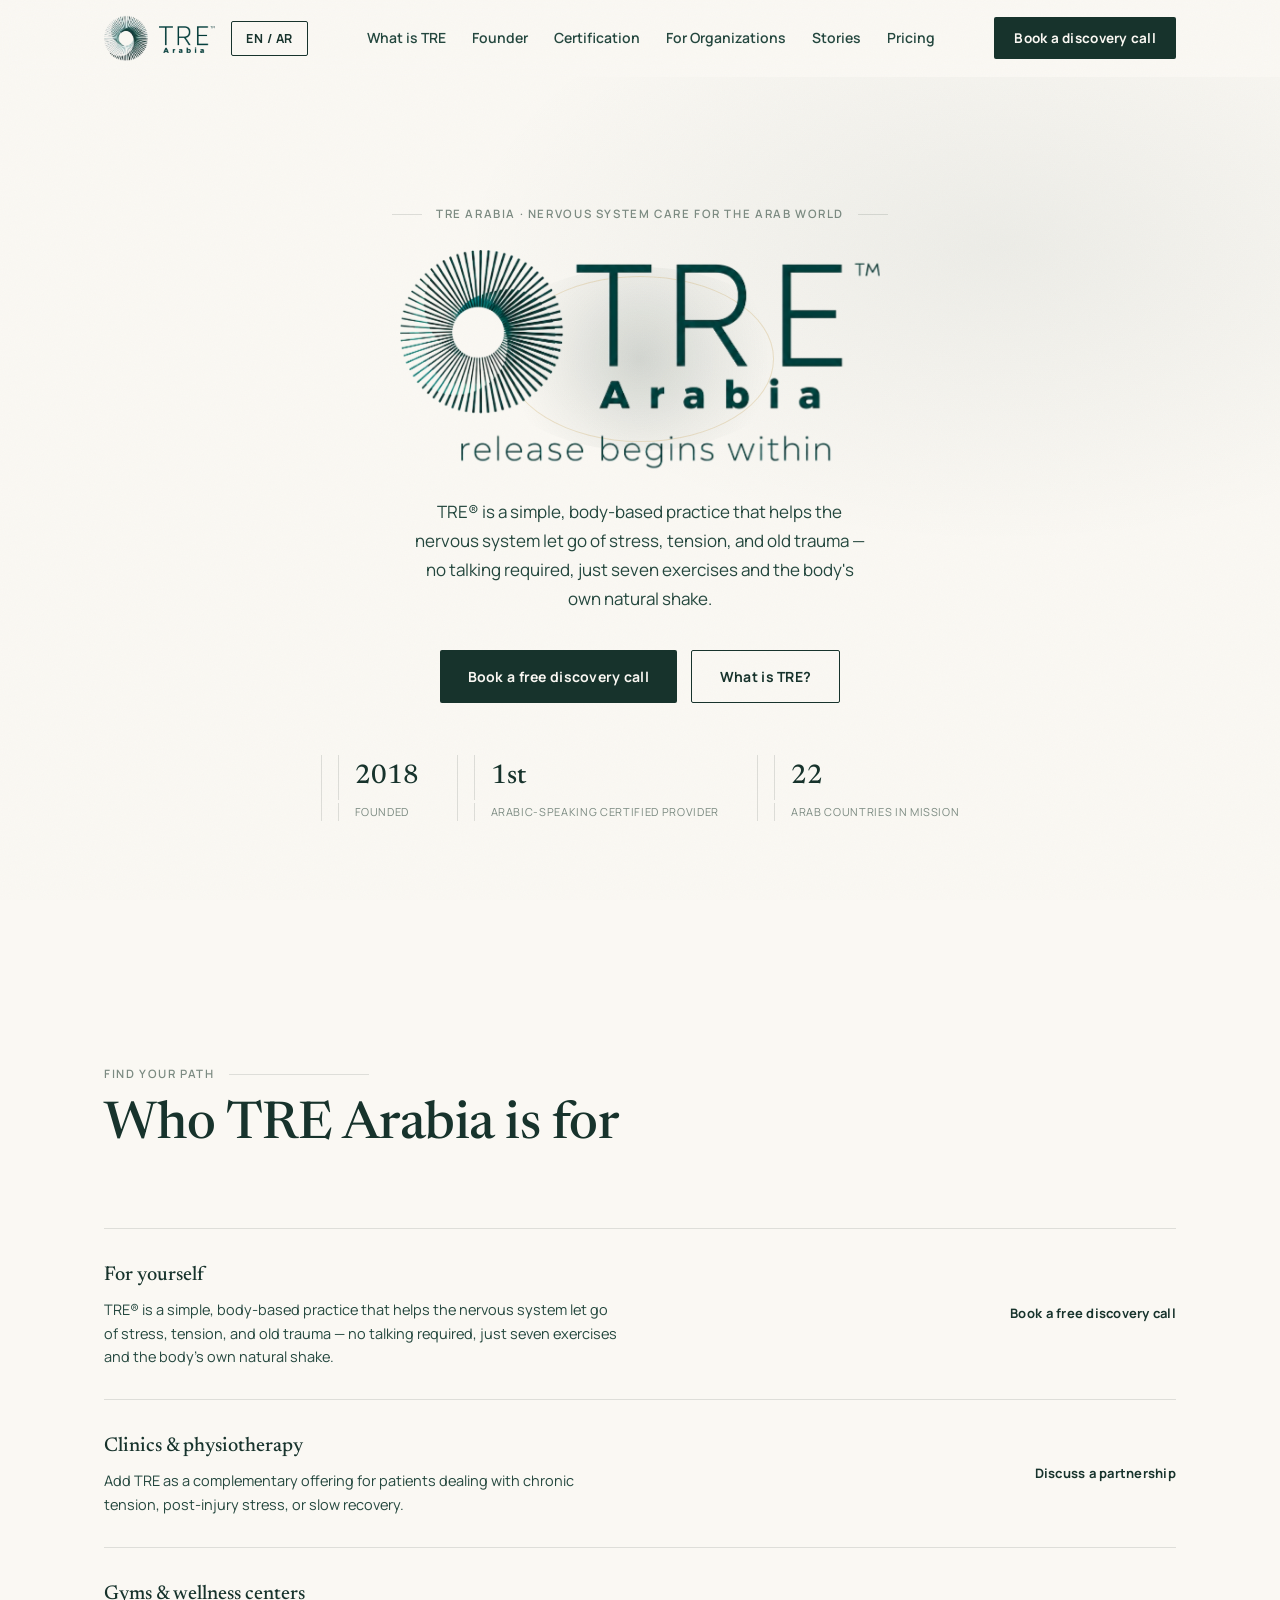
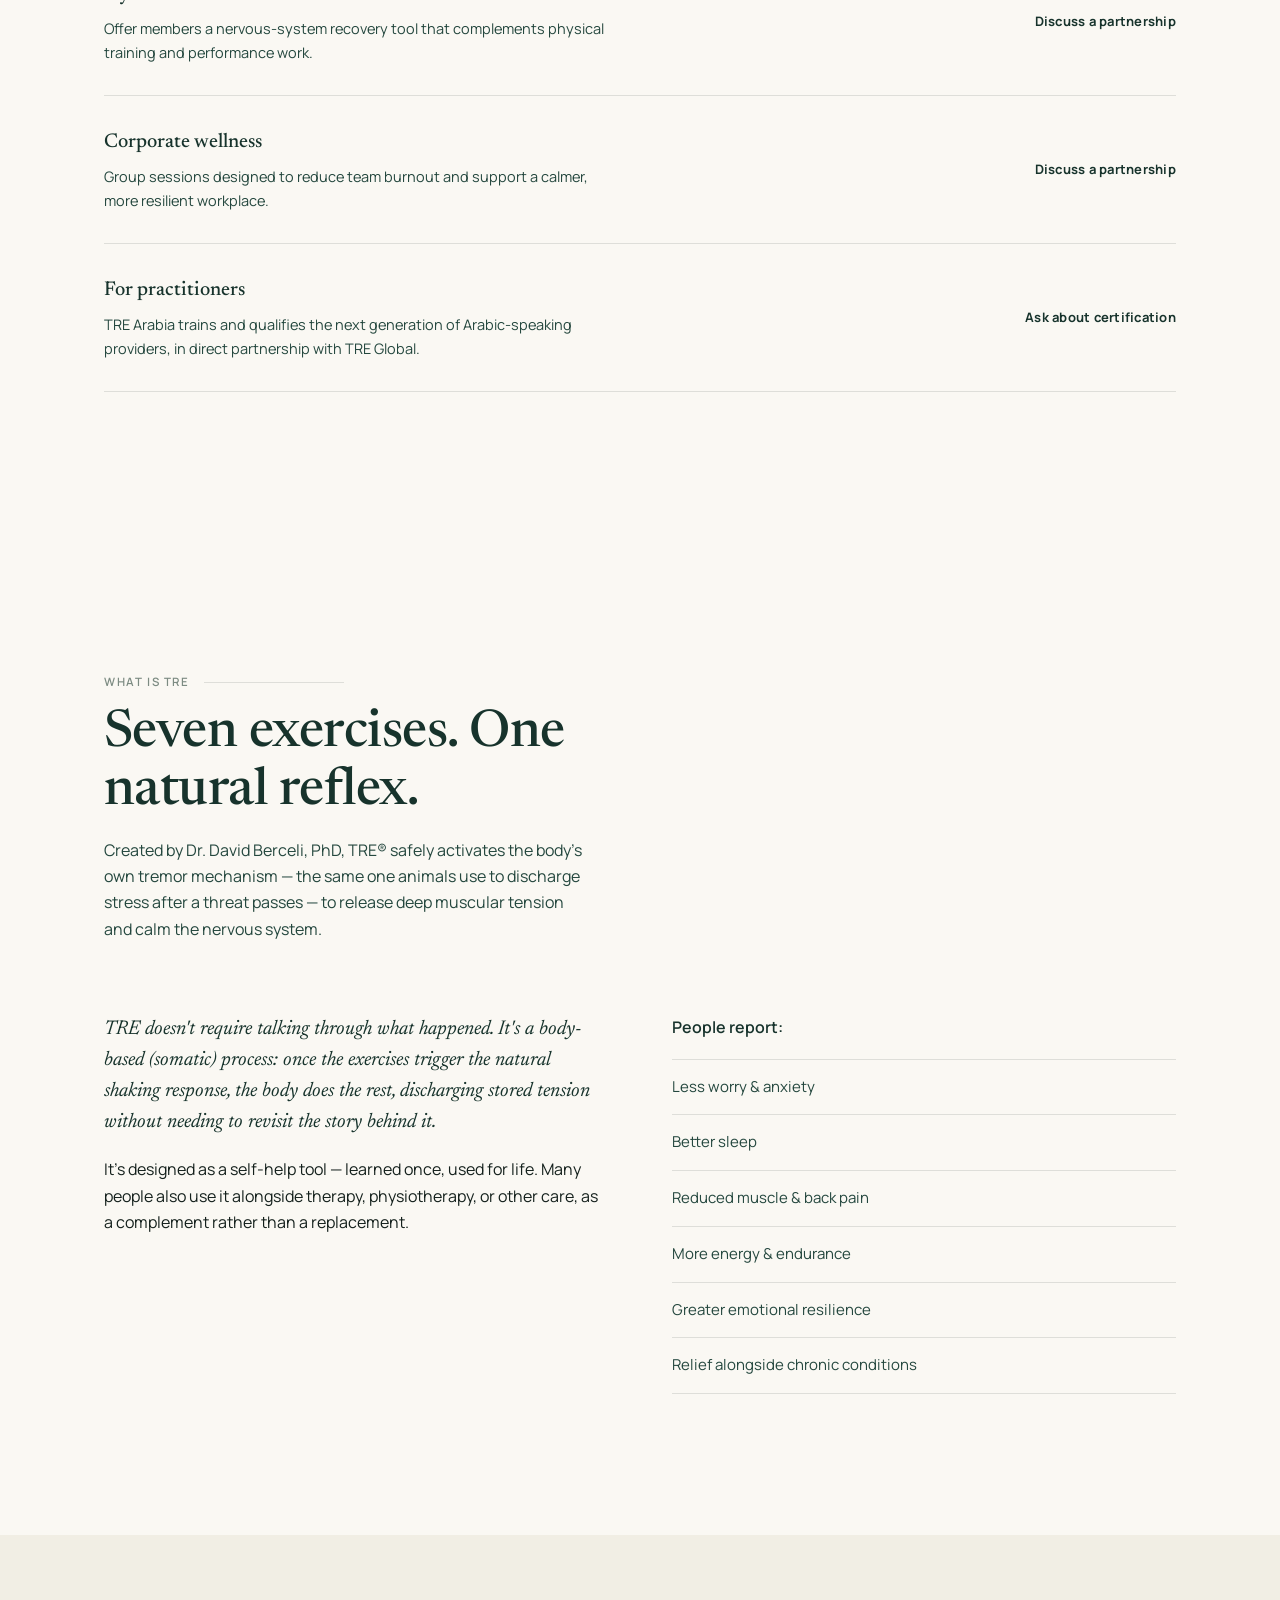
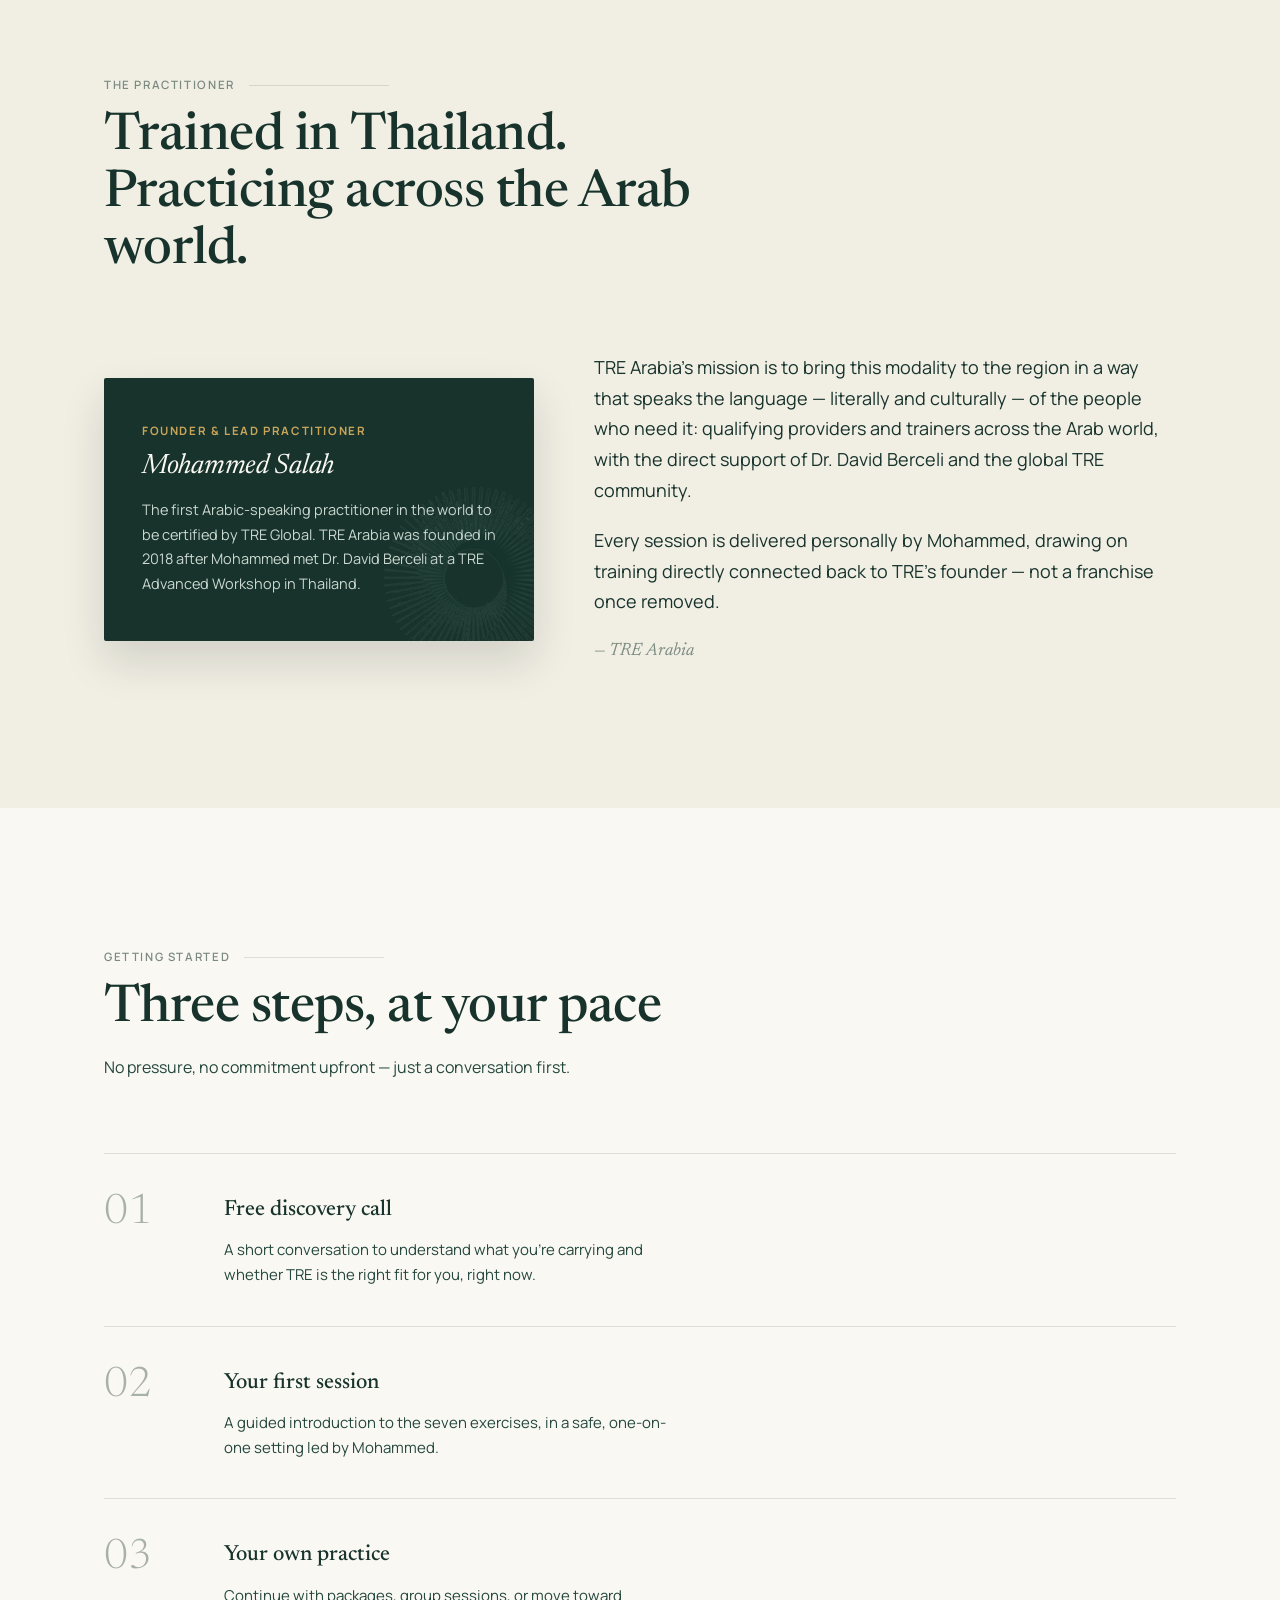
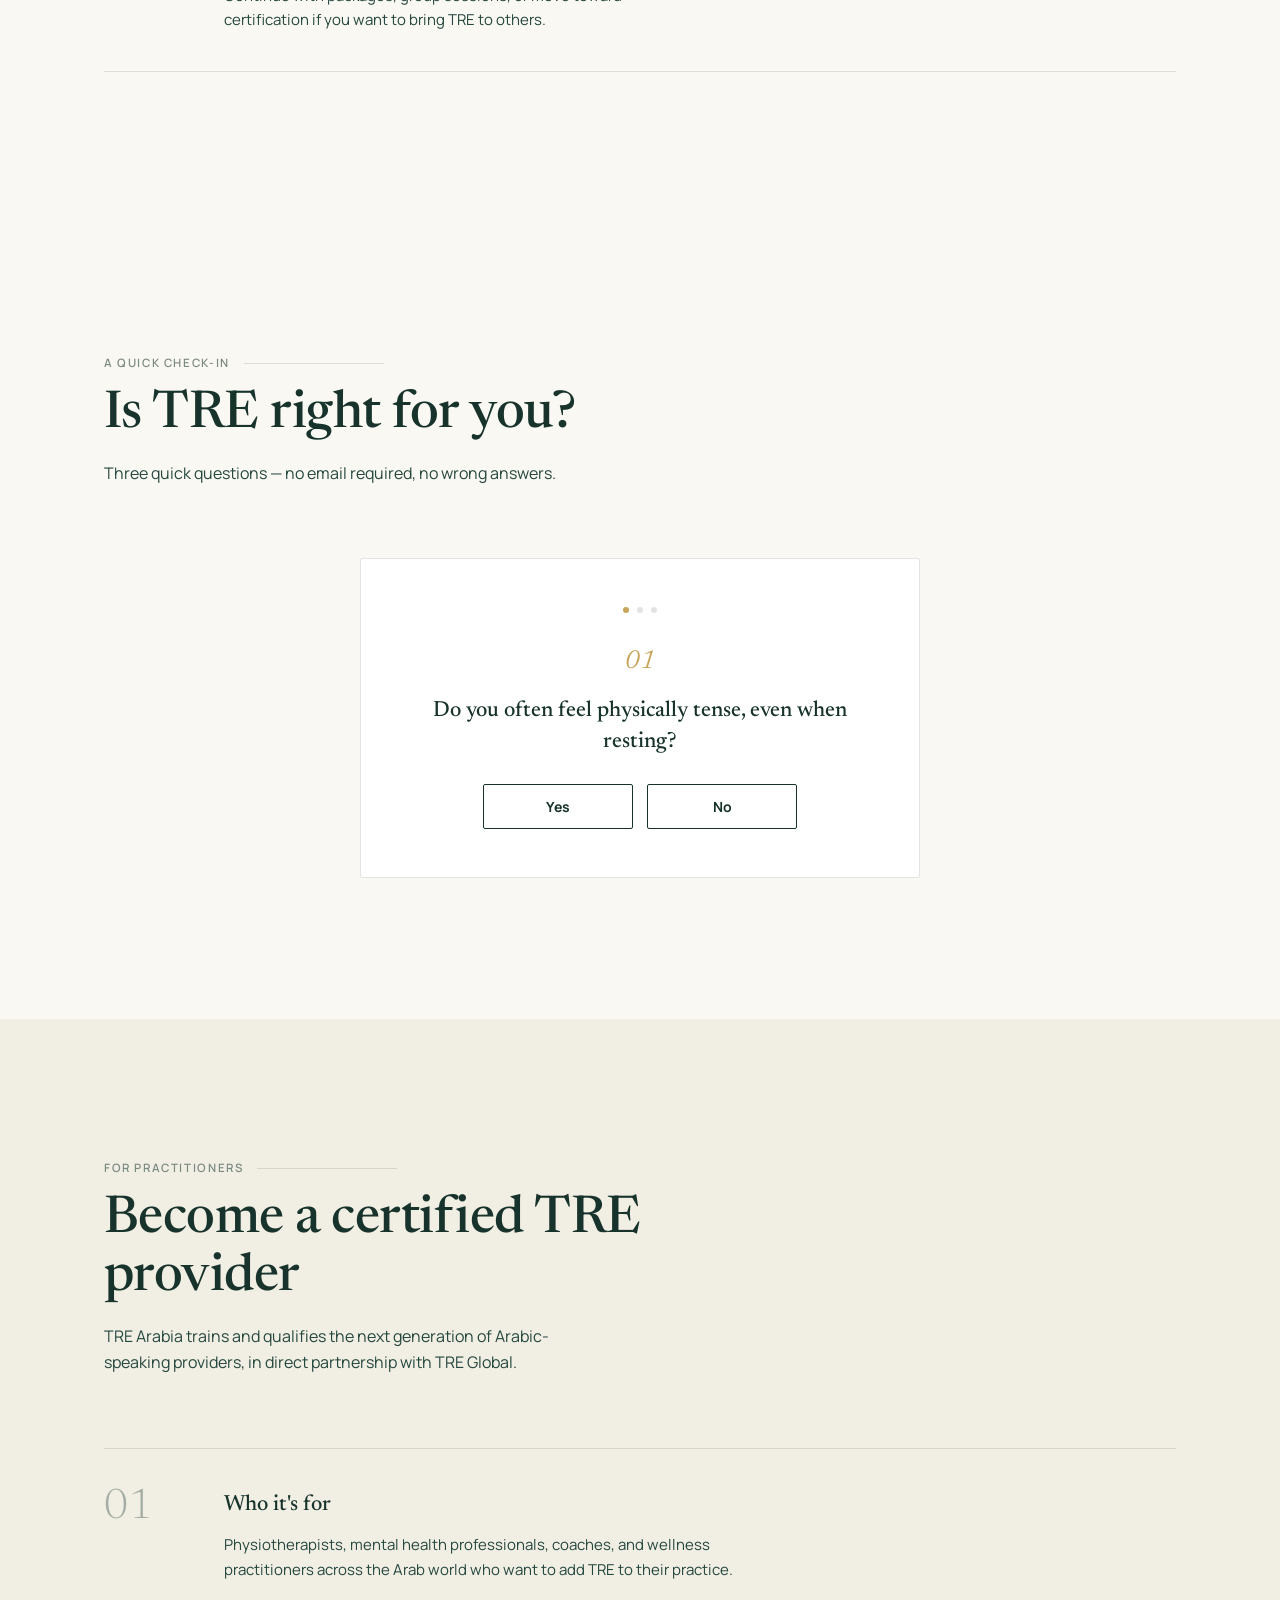
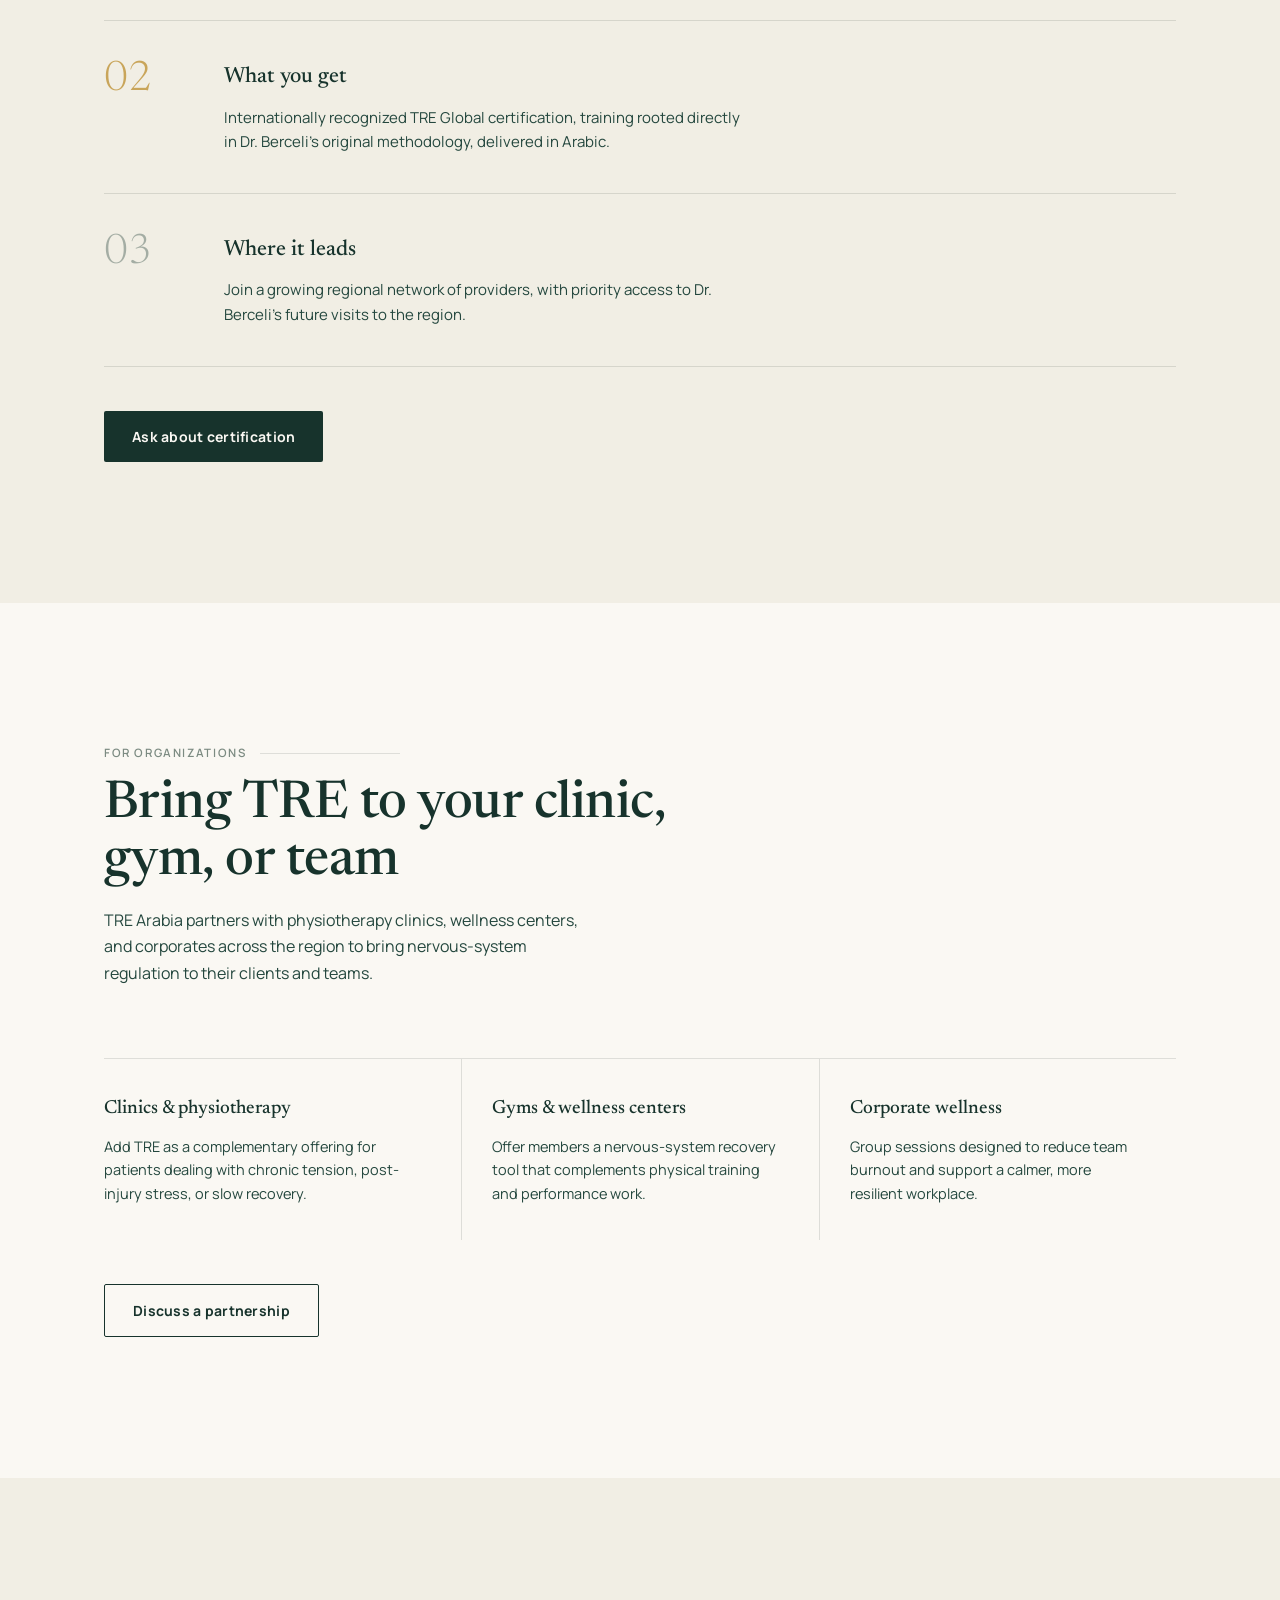
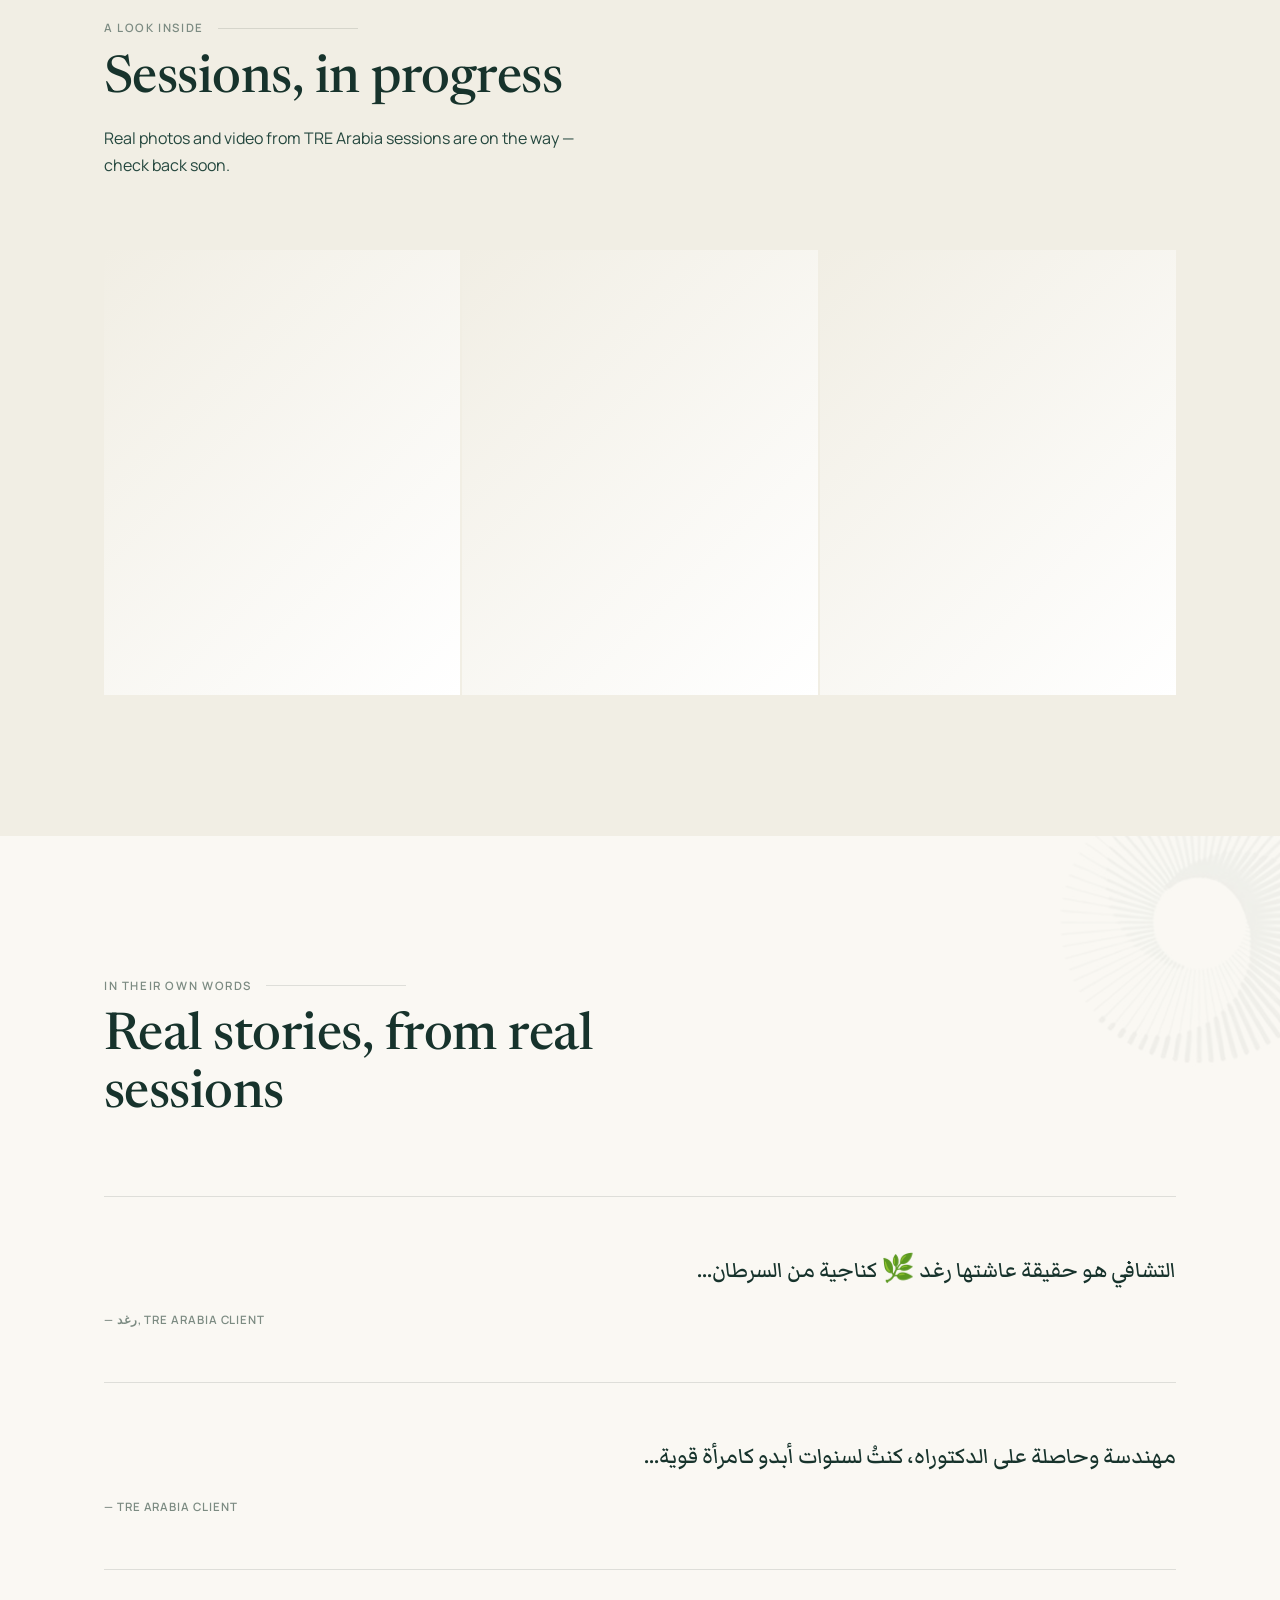
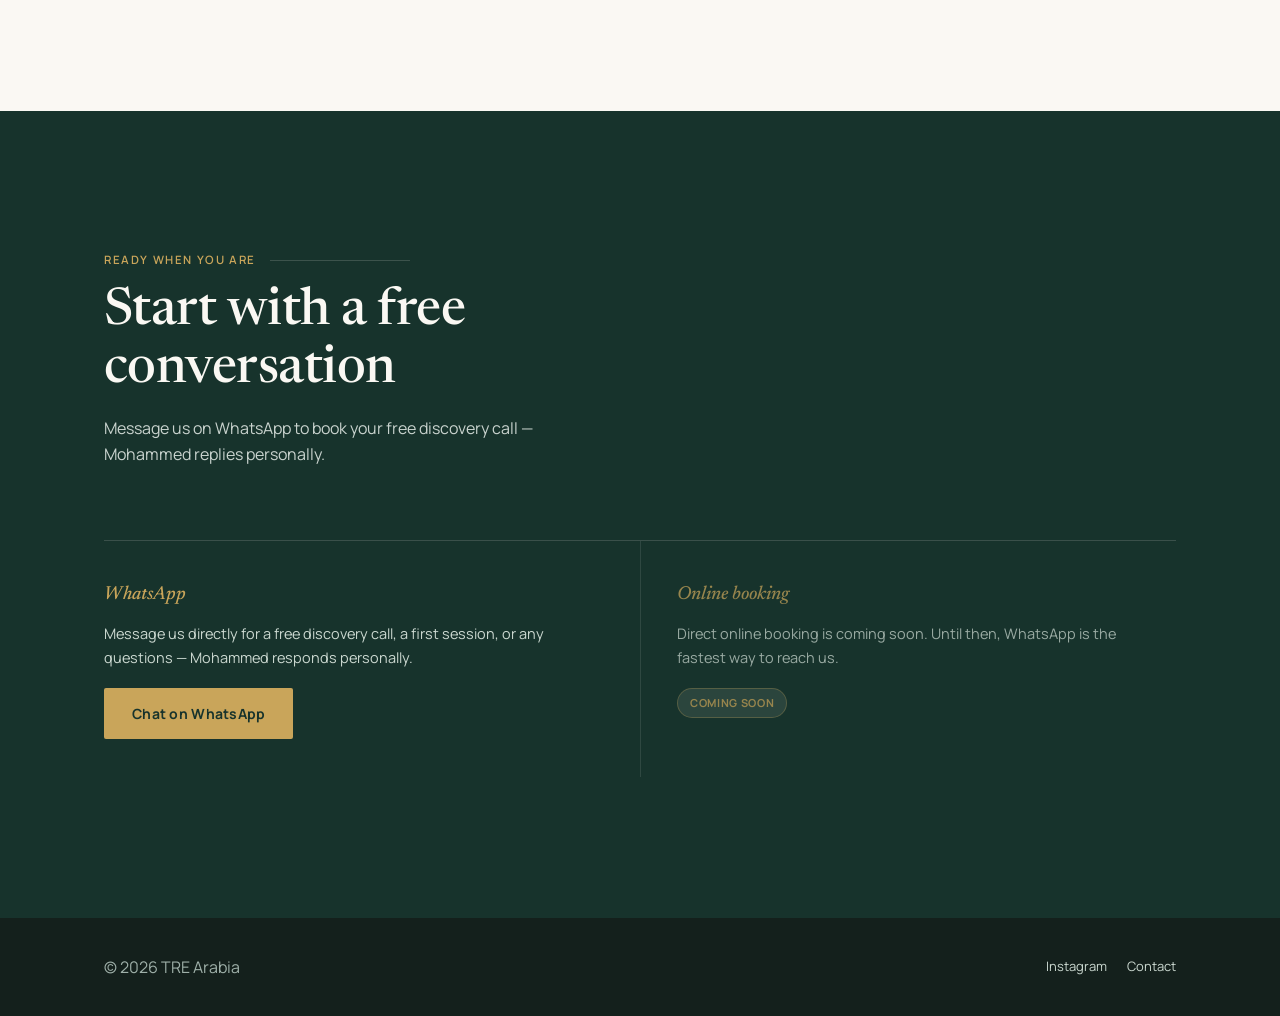
<file: index.html>
<!DOCTYPE html>
<html lang="en" id="html-root">
<head>
<meta charset="UTF-8">
<meta name="viewport" content="width=device-width, initial-scale=1.0">
<title>TRE Arabia — Release Begins Within</title>
<meta name="description" content="TRE Arabia brings Tension & Trauma Releasing Exercises to the Arab world, led by Mohammed Salah — the first Arabic-speaking TRE Global–certified practitioner in the world.">
<link rel="icon" href="logo.png">
<link rel="preconnect" href="https://fonts.googleapis.com">
<link href="https://fonts.googleapis.com/css2?family=Newsreader:ital,opsz,wght@0,6..72,300;0,6..72,400;0,6..72,500;0,6..72,600;1,6..72,400;1,6..72,500&family=Markazi+Text:wght@500;600;700&family=Manrope:wght@400;500;600;700;800&family=Cairo:wght@400;500;600;700;800&display=swap" rel="stylesheet">
<link rel="stylesheet" href="styles.css?v=12">
</head>
<body>

<div id="site-nav"></div>

<header class="hero" id="top">
  <div class="wrap hero-single">
    <div class="hero-content reveal">
      <div class="eyebrow hero-eyebrow" data-en="TRE Arabia · Nervous system care for the Arab world" data-ar="TRE أرابيا · رعاية الجهاز العصبي للعالم العربي">TRE Arabia · Nervous system care for the Arab world</div>
      <div class="hero-lockup-wrap">
        <span class="hero-glow" aria-hidden="true"></span>
        <span class="hero-ring" aria-hidden="true"></span>
        <img src="hero-lockup.webp" alt="TRE Arabia — Release begins within" class="hero-lockup" fetchpriority="high">
      </div>
      <h1 class="sr-only">Release begins within.</h1>
      <p class="lede" data-en="TRE® is a simple, body-based practice that helps the nervous system let go of stress, tension, and old trauma — no talking required, just seven exercises and the body's own natural shake." data-ar="TRE® هو تمرين جسدي بسيط يساعد الجهاز العصبي على تصريف التوتر والضغط والصدمات القديمة — دون الحاجة للحديث عن التفاصيل، فقط سبعة تمارين ورعشة الجسم الطبيعية.">TRE® is a simple, body-based practice that helps the nervous system let go of stress, tension, and old trauma — no talking required, just seven exercises and the body's own natural shake.</p>
      <div class="hero-actions">
        <a href="#contact" class="btn btn-primary" data-en="Book a free discovery call" data-ar="احجز مكالمة تعارف مجانية">Book a free discovery call</a>
        <a href="#what-is-tre" class="btn btn-ghost" data-en="What is TRE?" data-ar="ما هو TRE؟">What is TRE?</a>
      </div>
      <div class="hero-stats">
        <div><div class="n">2018</div><div class="l" data-en="Founded" data-ar="سنة التأسيس">Founded</div></div>
        <div><div class="n">1st</div><div class="l" data-en="Arabic-speaking certified provider" data-ar="أول ممارس معتمد ناطق بالعربية">Arabic-speaking certified provider</div></div>
        <div><div class="n">22</div><div class="l" data-en="Arab countries in mission" data-ar="دولة عربية ضمن الرسالة">Arab countries in mission</div></div>
      </div>
    </div>
  </div>
</header>

<section id="who-its-for">
  <div class="wrap">
    <div class="section-head reveal">
      <div class="eyebrow" data-en="Find your path" data-ar="اختر مسارك">Find your path</div>
      <h2 data-en="Who TRE Arabia is for" data-ar="لمن TRE أرابيا؟">Who TRE Arabia is for</h2>
    </div>
    <div class="persona-list reveal">
      <a class="persona-card" href="for-individuals.html">
        <div class="persona-card-text">
          <h4 data-en="For yourself" data-ar="لنفسك">For yourself</h4>
          <p data-en="TRE® is a simple, body-based practice that helps the nervous system let go of stress, tension, and old trauma — no talking required, just seven exercises and the body's own natural shake." data-ar="TRE® هو تمرين جسدي بسيط يساعد الجهاز العصبي على تصريف التوتر والضغط والصدمات القديمة — دون الحاجة للحديث عن التفاصيل، فقط سبعة تمارين ورعشة الجسم الطبيعية.">TRE® is a simple, body-based practice that helps the nervous system let go of stress, tension, and old trauma — no talking required, just seven exercises and the body's own natural shake.</p>
        </div>
        <span class="persona-card-link" data-en="Book a free discovery call" data-ar="احجز مكالمة تعارف مجانية">Book a free discovery call <span class="arrow" aria-hidden="true">→</span></span>
      </a>
      <a class="persona-card" href="for-clinics.html">
        <div class="persona-card-text">
          <h4 data-en="Clinics &amp; physiotherapy" data-ar="العيادات والعلاج الطبيعي">Clinics &amp; physiotherapy</h4>
          <p data-en="Add TRE as a complementary offering for patients dealing with chronic tension, post-injury stress, or slow recovery." data-ar="أضف TRE كخدمة مكمّلة للمرضى الذين يعانون من توتر مزمن أو ضغط ما بعد الإصابة أو تعافٍ بطيء.">Add TRE as a complementary offering for patients dealing with chronic tension, post-injury stress, or slow recovery.</p>
        </div>
        <span class="persona-card-link" data-en="Discuss a partnership" data-ar="لنتحدث عن شراكة">Discuss a partnership <span class="arrow" aria-hidden="true">→</span></span>
      </a>
      <a class="persona-card" href="for-gyms.html">
        <div class="persona-card-text">
          <h4 data-en="Gyms &amp; wellness centers" data-ar="الأندية ومراكز العافية">Gyms &amp; wellness centers</h4>
          <p data-en="Offer members a nervous-system recovery tool that complements physical training and performance work." data-ar="قدّم لأعضائك أداة لتعافي الجهاز العصبي تُكمّل التدريب البدني وأداء الرياضيين.">Offer members a nervous-system recovery tool that complements physical training and performance work.</p>
        </div>
        <span class="persona-card-link" data-en="Discuss a partnership" data-ar="لنتحدث عن شراكة">Discuss a partnership <span class="arrow" aria-hidden="true">→</span></span>
      </a>
      <a class="persona-card" href="for-corporate.html">
        <div class="persona-card-text">
          <h4 data-en="Corporate wellness" data-ar="عافية الشركات">Corporate wellness</h4>
          <p data-en="Group sessions designed to reduce team burnout and support a calmer, more resilient workplace." data-ar="جلسات جماعية مصمّمة لتقليل الاحتراق الوظيفي ودعم بيئة عمل أكثر هدوءًا ومرونة.">Group sessions designed to reduce team burnout and support a calmer, more resilient workplace.</p>
        </div>
        <span class="persona-card-link" data-en="Discuss a partnership" data-ar="لنتحدث عن شراكة">Discuss a partnership <span class="arrow" aria-hidden="true">→</span></span>
      </a>
      <a class="persona-card" href="for-practitioners.html">
        <div class="persona-card-text">
          <h4 data-en="For practitioners" data-ar="للممارسين">For practitioners</h4>
          <p data-en="TRE Arabia trains and qualifies the next generation of Arabic-speaking providers, in direct partnership with TRE Global." data-ar="تُدرّب TRE أرابيا وتؤهّل الجيل القادم من الممارسين الناطقين بالعربية، بالتعاون المباشر مع TRE Global.">TRE Arabia trains and qualifies the next generation of Arabic-speaking providers, in direct partnership with TRE Global.</p>
        </div>
        <span class="persona-card-link" data-en="Ask about certification" data-ar="استفسر عن الشهادة">Ask about certification <span class="arrow" aria-hidden="true">→</span></span>
      </a>
    </div>
  </div>
</section>

<section id="what-is-tre">
  <div class="wrap">
    <div class="section-head reveal">
      <div class="eyebrow" data-en="What is TRE" data-ar="ما هو TRE">What is TRE</div>
      <h2 data-en="Seven exercises. One natural reflex." data-ar="سبعة تمارين. رعشة طبيعية واحدة.">Seven exercises. One natural reflex.</h2>
      <p data-en="Created by Dr. David Berceli, PhD, TRE® safely activates the body's own tremor mechanism — the same one animals use to discharge stress after a threat passes — to release deep muscular tension and calm the nervous system." data-ar="طوّر الدكتور David Berceli هذه الطريقة التي تُفعّل رعشة الجسم الطبيعية — نفس الآلية التي تستخدمها الحيوانات لتصريف التوتر بعد الخطر — لتحرير التوتر العضلي العميق وتهدئة الجهاز العصبي.">Created by Dr. David Berceli, PhD, TRE® safely activates the body's own tremor mechanism — the same one animals use to discharge stress after a threat passes — to release deep muscular tension and calm the nervous system.</p>
    </div>
    <div class="tre-grid reveal">
      <div>
        <p data-en="TRE doesn't require talking through what happened. It's a body-based (somatic) process: once the exercises trigger the natural shaking response, the body does the rest, discharging stored tension without needing to revisit the story behind it." data-ar="لا يتطلب TRE الحديث عن التفاصيل. إنها عملية جسدية بحتة: بعد أن تُحفّز التمارين استجابة الرعشة الطبيعية، يقوم الجسم بالباقي ويُصرّف التوتر المخزّن دون الحاجة للعودة إلى القصة وراءه.">TRE doesn't require talking through what happened. It's a body-based (somatic) process: once the exercises trigger the natural shaking response, the body does the rest, discharging stored tension without needing to revisit the story behind it.</p>
        <p data-en="It's designed as a self-help tool — learned once, used for life. Many people also use it alongside therapy, physiotherapy, or other care, as a complement rather than a replacement." data-ar="صُممت كأداة للمساعدة الذاتية — تُتعلّم مرة وتُستخدم مدى الحياة. يستخدمها الكثيرون جنبًا إلى جنب مع العلاج النفسي أو الطبيعي، كعنصر مكمّل لا بديل.">It's designed as a self-help tool — learned once, used for life. Many people also use it alongside therapy, physiotherapy, or other care, as a complement rather than a replacement.</p>
      </div>
      <div>
        <p style="font-weight:600; color:var(--teal-deep);" data-en="People report:" data-ar="ما يُشاركه المتدربون:">People report:</p>
        <ul class="benefit-list">
          <li data-en="Less worry &amp; anxiety" data-ar="أقل قلقًا وتوترًا">Less worry &amp; anxiety</li>
          <li data-en="Better sleep" data-ar="نوم أفضل">Better sleep</li>
          <li data-en="Reduced muscle &amp; back pain" data-ar="تقليل آلام العضلات والظهر">Reduced muscle &amp; back pain</li>
          <li data-en="More energy &amp; endurance" data-ar="طاقة وتحمّل أكبر">More energy &amp; endurance</li>
          <li data-en="Greater emotional resilience" data-ar="مرونة نفسية أعلى">Greater emotional resilience</li>
          <li data-en="Relief alongside chronic conditions" data-ar="راحة مصاحبة للحالات المزمنة">Relief alongside chronic conditions</li>
        </ul>
      </div>
    </div>
  </div>
</section>

<section class="section-alt" id="founder">
  <div class="wrap">
    <div class="section-head reveal">
      <div class="eyebrow" data-en="The practitioner" data-ar="الممارس">The practitioner</div>
      <h2 data-en="Trained in Thailand. Practicing across the Arab world." data-ar="تدرّب في تايلاند. يمارس في العالم العربي.">Trained in Thailand. Practicing across the Arab world.</h2>
    </div>
    <div class="founder reveal">
      <div class="founder-card">
        <img class="mark" src="mark.webp" alt="" loading="lazy">
        <div class="role" data-en="Founder &amp; Lead Practitioner" data-ar="المؤسس والممارس الرئيسي">Founder &amp; Lead Practitioner</div>
        <h3>Mohammed Salah</h3>
        <p class="tag" data-en="The first Arabic-speaking practitioner in the world to be certified by TRE Global. TRE Arabia was founded in 2018 after Mohammed met Dr. David Berceli at a TRE Advanced Workshop in Thailand." data-ar="أول ممارس ناطق بالعربية في العالم يحصل على شهادة TRE Global. تأسست TRE أرابيا في 2018 بعد أن قابل محمد الدكتور David Berceli في ورشة تدريب متقدمة في تايلاند.">The first Arabic-speaking practitioner in the world to be certified by TRE Global. TRE Arabia was founded in 2018 after Mohammed met Dr. David Berceli at a TRE Advanced Workshop in Thailand.</p>
      </div>
      <div class="founder-quote">
        <p data-en="TRE Arabia's mission is to bring this modality to the region in a way that speaks the language — literally and culturally — of the people who need it: qualifying providers and trainers across the Arab world, with the direct support of Dr. David Berceli and the global TRE community." data-ar="رسالة TRE أرابيا هي جلب هذه الطريقة إلى المنطقة بلغة أهلها — حرفيًا وثقافيًا: تأهيل ممارسين ومدربين في العالم العربي، بدعم مباشر من الدكتور David Berceli ومجتمع TRE العالمي.">TRE Arabia's mission is to bring this modality to the region in a way that speaks the language — literally and culturally — of the people who need it: qualifying providers and trainers across the Arab world, with the direct support of Dr. David Berceli and the global TRE community.</p>
        <p data-en="Every session is delivered personally by Mohammed, drawing on training directly connected back to TRE's founder — not a franchise once removed." data-ar="كل جلسة يقدّمها محمد شخصيًا، بتدريب متصل مباشرة بمؤسس TRE — لا عبر امتياز بعيد عن المصدر.">Every session is delivered personally by Mohammed, drawing on training directly connected back to TRE's founder — not a franchise once removed.</p>
        <div class="signed" data-en="— TRE Arabia" data-ar="— TRE أرابيا">— TRE Arabia</div>
      </div>
    </div>
  </div>
</section>

<section id="how-it-works">
  <div class="wrap">
    <div class="section-head reveal">
      <div class="eyebrow" data-en="Getting started" data-ar="الخطوة الأولى">Getting started</div>
      <h2 data-en="Three steps, at your pace" data-ar="ثلاث خطوات، بالسرعة التي تناسبك">Three steps, at your pace</h2>
      <p data-en="No pressure, no commitment upfront — just a conversation first." data-ar="بدون ضغط أو التزام مسبق — فقط محادثة أولى.">No pressure, no commitment upfront — just a conversation first.</p>
    </div>
    <div class="steps reveal">
      <div class="step">
        <div class="num">01</div>
        <h4 data-en="Free discovery call" data-ar="مكالمة تعارف مجانية">Free discovery call</h4>
        <p data-en="A short conversation to understand what you're carrying and whether TRE is the right fit for you, right now." data-ar="محادثة قصيرة لفهم ما تحمله وما إذا كان TRE مناسبًا لك الآن.">A short conversation to understand what you're carrying and whether TRE is the right fit for you, right now.</p>
      </div>
      <div class="step">
        <div class="num">02</div>
        <h4 data-en="Your first session" data-ar="جلستك الأولى">Your first session</h4>
        <p data-en="A guided introduction to the seven exercises, in a safe, one-on-one setting led by Mohammed." data-ar="تعريف موجّه بالتمارين السبعة، في جلسة فردية آمنة يقودها محمد.">A guided introduction to the seven exercises, in a safe, one-on-one setting led by Mohammed.</p>
      </div>
      <div class="step">
        <div class="num">03</div>
        <h4 data-en="Your own practice" data-ar="ممارستك الخاصة">Your own practice</h4>
        <p data-en="Continue with packages, group sessions, or move toward certification if you want to bring TRE to others." data-ar="استمر مع باقات، جلسات جماعية، أو نحو الشهادة إذا رغبت في تقديم TRE للآخرين.">Continue with packages, group sessions, or move toward certification if you want to bring TRE to others.</p>
      </div>
    </div>
  </div>
</section>

<section id="quiz">
  <div class="wrap">
    <div class="section-head reveal">
      <div class="eyebrow" data-en="A quick check-in" data-ar="تحقق سريع">A quick check-in</div>
      <h2 data-en="Is TRE right for you?" data-ar="هل TRE مناسب لك؟">Is TRE right for you?</h2>
      <p data-en="Three quick questions — no email required, no wrong answers." data-ar="ثلاثة أسئلة سريعة — بدون بريد إلكتروني، ولا إجابات خاطئة.">Three quick questions — no email required, no wrong answers.</p>
    </div>
    <div class="quiz-card reveal" id="tre-quiz">
      <div class="quiz-progress" aria-hidden="true">
        <span class="quiz-dot" data-step="1"></span>
        <span class="quiz-dot" data-step="2"></span>
        <span class="quiz-dot" data-step="3"></span>
      </div>

      <div class="quiz-question" data-quiz-step="1">
        <div class="quiz-num">01</div>
        <h4 data-en="Do you often feel physically tense, even when resting?" data-ar="هل تشعر غالبًا بتوتر جسدي حتى عند الراحة؟">Do you often feel physically tense, even when resting?</h4>
        <div class="quiz-answers">
          <button type="button" class="quiz-answer" data-en="Yes" data-ar="نعم">Yes</button>
          <button type="button" class="quiz-answer" data-en="No" data-ar="لا">No</button>
        </div>
      </div>

      <div class="quiz-question" data-quiz-step="2" hidden>
        <div class="quiz-num">02</div>
        <h4 data-en="Have you experienced stress, anxiety, or a difficult life event you're still carrying?" data-ar="هل مررت بضغط نفسي أو قلق أو حدث حياتي صعب ما زلت تحمله؟">Have you experienced stress, anxiety, or a difficult life event you're still carrying?</h4>
        <div class="quiz-answers">
          <button type="button" class="quiz-answer" data-en="Yes" data-ar="نعم">Yes</button>
          <button type="button" class="quiz-answer" data-en="No" data-ar="لا">No</button>
        </div>
      </div>

      <div class="quiz-question" data-quiz-step="3" hidden>
        <div class="quiz-num">03</div>
        <h4 data-en="Are you open to trying a body-based practice, even if it feels unfamiliar at first?" data-ar="هل أنت منفتح لتجربة ممارسة جسدية، حتى لو بدت غير مألوفة في البداية؟">Are you open to trying a body-based practice, even if it feels unfamiliar at first?</h4>
        <div class="quiz-answers">
          <button type="button" class="quiz-answer" data-en="Yes" data-ar="نعم">Yes</button>
          <button type="button" class="quiz-answer" data-en="No" data-ar="لا">No</button>
        </div>
      </div>

      <div class="quiz-result" data-quiz-result hidden>
        <div class="quiz-num">—</div>
        <h4 data-en="TRE could be a great fit for you" data-ar="قد يكون TRE مناسبًا تمامًا لك">TRE could be a great fit for you</h4>
        <p data-en="Wherever you landed on these questions, that's exactly the right place to start a conversation. A free discovery call is a low-pressure way to find out — no commitment, just Mohammed listening and answering your questions." data-ar="أينما كانت إجاباتك، فهذه بالضبط النقطة الصحيحة لبدء محادثة. مكالمة التعارف المجانية طريقة بسيطة وبدون أي ضغط لتكتشف ذلك — بدون التزام، فقط محمد يستمع ويجيب عن أسئلتك.">Wherever you landed on these questions, that's exactly the right place to start a conversation. A free discovery call is a low-pressure way to find out — no commitment, just Mohammed listening and answering your questions.</p>
        <a class="btn btn-primary" href="https://wa.me/966568954047?text=Hi%2C%20I%27d%20like%20to%20book%20a%20free%20discovery%20call" data-href-en="https://wa.me/966568954047?text=Hi%2C%20I%27d%20like%20to%20book%20a%20free%20discovery%20call" data-href-ar="https://wa.me/966568954047?text=%D9%85%D8%B1%D8%AD%D8%A8%D9%8B%D8%A7%D8%8C%20%D8%A3%D8%B1%D8%BA%D8%A8%20%D9%81%D9%8A%20%D8%AD%D8%AC%D8%B2%20%D9%85%D9%83%D8%A7%D9%84%D9%85%D8%A9%20%D8%AA%D8%B9%D8%A7%D8%B1%D9%81%20%D9%85%D8%AC%D8%A7%D9%86%D9%8A%D8%A9" target="_blank" rel="noopener" data-en="Book your free discovery call" data-ar="احجز مكالمة تعارفك المجانية">Book your free discovery call</a>
        <button type="button" class="quiz-restart" data-en="Retake the quiz" data-ar="أعد الاختبار">Retake the quiz</button>
      </div>
    </div>
  </div>
</section>

<section class="section-alt" id="certification">
  <div class="wrap">
    <div class="section-head reveal">
      <div class="eyebrow" data-en="For practitioners" data-ar="للممارسين">For practitioners</div>
      <h2 data-en="Become a certified TRE provider" data-ar="كن ممارسًا معتمدًا في TRE">Become a certified TRE provider</h2>
      <p data-en="TRE Arabia trains and qualifies the next generation of Arabic-speaking providers, in direct partnership with TRE Global." data-ar="تُدرّب TRE أرابيا وتؤهّل الجيل القادم من الممارسين الناطقين بالعربية، بالتعاون المباشر مع TRE Global.">TRE Arabia trains and qualifies the next generation of Arabic-speaking providers, in direct partnership with TRE Global.</p>
    </div>
    <div class="cert-grid reveal">
      <div class="cert-card">
        <div class="cert-icon">01</div>
        <h4 data-en="Who it's for" data-ar="لمن هذا التدريب">Who it's for</h4>
        <p data-en="Physiotherapists, mental health professionals, coaches, and wellness practitioners across the Arab world who want to add TRE to their practice." data-ar="أخصائيو العلاج الطبيعي، الصحة النفسية، المدرّبون، وممارسو العافية في العالم العربي الراغبون بإضافة TRE إلى ممارستهم.">Physiotherapists, mental health professionals, coaches, and wellness practitioners across the Arab world who want to add TRE to their practice.</p>
      </div>
      <div class="cert-card cert-card--featured">
        <div class="cert-icon">02</div>
        <h4 data-en="What you get" data-ar="ما ستحصل عليه">What you get</h4>
        <p data-en="Internationally recognized TRE Global certification, training rooted directly in Dr. Berceli's original methodology, delivered in Arabic." data-ar="شهادة TRE Global المعتمدة عالميًا، بتدريب متجذّر في منهجية الدكتور Berceli الأصلية، ومُقدّم باللغة العربية.">Internationally recognized TRE Global certification, training rooted directly in Dr. Berceli's original methodology, delivered in Arabic.</p>
      </div>
      <div class="cert-card">
        <div class="cert-icon">03</div>
        <h4 data-en="Where it leads" data-ar="إلى أين يقودك">Where it leads</h4>
        <p data-en="Join a growing regional network of providers, with priority access to Dr. Berceli's future visits to the region." data-ar="انضم إلى شبكة إقليمية متنامية من الممارسين، مع أولوية الوصول لزيارات الدكتور Berceli القادمة إلى المنطقة.">Join a growing regional network of providers, with priority access to Dr. Berceli's future visits to the region.</p>
      </div>
    </div>
    <div class="cert-cta reveal">
      <a href="#contact" class="btn btn-primary" data-en="Ask about certification" data-ar="استفسر عن الشهادة">Ask about certification</a>
    </div>
  </div>
</section>

<section id="organizations">
  <div class="wrap">
    <div class="section-head reveal">
      <div class="eyebrow" data-en="For organizations" data-ar="للمؤسسات">For organizations</div>
      <h2 data-en="Bring TRE to your clinic, gym, or team" data-ar="قدّم TRE في عيادتك أو ناديك أو فريقك">Bring TRE to your clinic, gym, or team</h2>
      <p data-en="TRE Arabia partners with physiotherapy clinics, wellness centers, and corporates across the region to bring nervous-system regulation to their clients and teams." data-ar="تتعاون TRE أرابيا مع عيادات العلاج الطبيعي ومراكز العافية والشركات في المنطقة لتقديم تنظيم الجهاز العصبي لعملائها وفرقها.">TRE Arabia partners with physiotherapy clinics, wellness centers, and corporates across the region to bring nervous-system regulation to their clients and teams.</p>
    </div>
    <div class="org-grid reveal">
      <div class="org-card">
        <h4 data-en="Clinics &amp; physiotherapy" data-ar="العيادات والعلاج الطبيعي">Clinics &amp; physiotherapy</h4>
        <p data-en="Add TRE as a complementary offering for patients dealing with chronic tension, post-injury stress, or slow recovery." data-ar="أضف TRE كخدمة مكمّلة للمرضى الذين يعانون من توتر مزمن أو ضغط ما بعد الإصابة أو تعافٍ بطيء.">Add TRE as a complementary offering for patients dealing with chronic tension, post-injury stress, or slow recovery.</p>
      </div>
      <div class="org-card">
        <h4 data-en="Gyms &amp; wellness centers" data-ar="الأندية ومراكز العافية">Gyms &amp; wellness centers</h4>
        <p data-en="Offer members a nervous-system recovery tool that complements physical training and performance work." data-ar="قدّم لأعضائك أداة لتعافي الجهاز العصبي تُكمّل التدريب البدني وأداء الرياضيين.">Offer members a nervous-system recovery tool that complements physical training and performance work.</p>
      </div>
      <div class="org-card">
        <h4 data-en="Corporate wellness" data-ar="عافية الشركات">Corporate wellness</h4>
        <p data-en="Group sessions designed to reduce team burnout and support a calmer, more resilient workplace." data-ar="جلسات جماعية مصمّمة لتقليل الاحتراق الوظيفي ودعم بيئة عمل أكثر هدوءًا ومرونة.">Group sessions designed to reduce team burnout and support a calmer, more resilient workplace.</p>
      </div>
    </div>
    <div class="cert-cta reveal">
      <a href="#contact" class="btn btn-ghost" data-en="Discuss a partnership" data-ar="لنتحدث عن شراكة">Discuss a partnership</a>
    </div>
  </div>
</section>

<section class="section-alt" id="gallery">
  <div class="wrap">
    <div class="section-head reveal">
      <div class="eyebrow" data-en="A look inside" data-ar="نظرة من الداخل">A look inside</div>
      <h2 data-en="Sessions, in progress" data-ar="جلسات قيد التصوير">Sessions, in progress</h2>
      <p data-en="Real photos and video from TRE Arabia sessions are on the way — check back soon." data-ar="صور ومقاطع حقيقية من جلسات TRE أرابيا قادمة قريبًا.">Real photos and video from TRE Arabia sessions are on the way — check back soon.</p>
    </div>
    <div class="gallery-grid reveal">
      <div class="gallery-tile"></div>
      <div class="gallery-tile"></div>
      <div class="gallery-tile"></div>
    </div>
  </div>
</section>

<section id="testimonials">
  <img class="section-mark" src="mark.webp" alt="" aria-hidden="true" loading="lazy">
  <div class="wrap">
    <div class="section-head reveal">
      <div class="eyebrow" data-en="In their own words" data-ar="بكلماتهم">In their own words</div>
      <h2 data-en="Real stories, from real sessions" data-ar="قصص حقيقية من جلسات حقيقية">Real stories, from real sessions</h2>
    </div>
    <div class="testi-grid reveal">
      <div class="testi rtl">
        <p>التشافي هو حقيقة عاشتها رغد 🌿 كناجية من السرطان...</p>
        <div class="attrib">— رغد, TRE Arabia client</div>
      </div>
      <div class="testi rtl">
        <p>مهندسة وحاصلة على الدكتوراه، كنتُ لسنوات أبدو كامرأة قوية...</p>
        <div class="attrib">— TRE Arabia client</div>
      </div>
    </div>
  </div>
</section>

<section class="contact" id="contact">
  <div class="wrap">
    <div class="section-head reveal">
      <div class="eyebrow" data-en="Ready when you are" data-ar="نحن جاهزون حين تكون جاهزًا">Ready when you are</div>
      <h2 data-en="Start with a free conversation" data-ar="ابدأ بمحادثة مجانية">Start with a free conversation</h2>
      <p data-en="Message us on WhatsApp to book your free discovery call — Mohammed replies personally." data-ar="راسلنا على واتساب لحجز مكالمة تعارفك المجانية — يرد محمد شخصيًا.">Message us on WhatsApp to book your free discovery call — Mohammed replies personally.</p>
    </div>
    <div class="contact-grid reveal">
      <div class="contact-card">
        <h4 data-en="WhatsApp" data-ar="واتساب">WhatsApp</h4>
        <p data-en="Message us directly for a free discovery call, a first session, or any questions — Mohammed responds personally." data-ar="راسلنا مباشرة لحجز مكالمة تعارف مجانية أو جلستك الأولى أو أي استفسار — يرد محمد شخصيًا.">Message us directly for a free discovery call, a first session, or any questions — Mohammed responds personally.</p>
        <a class="btn btn-primary" href="https://wa.me/966568954047?text=Hi%2C%20I%27d%20like%20to%20book%20a%20free%20discovery%20call" data-href-en="https://wa.me/966568954047?text=Hi%2C%20I%27d%20like%20to%20book%20a%20free%20discovery%20call" data-href-ar="https://wa.me/966568954047?text=%D9%85%D8%B1%D8%AD%D8%A8%D9%8B%D8%A7%D8%8C%20%D8%A3%D8%B1%D8%BA%D8%A8%20%D9%81%D9%8A%20%D8%AD%D8%AC%D8%B2%20%D9%85%D9%83%D8%A7%D9%84%D9%85%D8%A9%20%D8%AA%D8%B9%D8%A7%D8%B1%D9%81%20%D9%85%D8%AC%D8%A7%D9%86%D9%8A%D8%A9" target="_blank" rel="noopener" data-en="Chat on WhatsApp" data-ar="تواصل على واتساب">Chat on WhatsApp</a>
      </div>
      <div class="contact-card contact-card-muted">
        <h4 data-en="Online booking" data-ar="الحجز عبر الإنترنت">Online booking</h4>
        <p data-en="Direct online booking is coming soon. Until then, WhatsApp is the fastest way to reach us." data-ar="الحجز المباشر عبر الإنترنت قادم قريبًا. حتى ذلك الحين، واتساب هو أسرع طريقة للتواصل معنا.">Direct online booking is coming soon. Until then, WhatsApp is the fastest way to reach us.</p>
        <span class="coming-soon-badge" data-en="Coming soon" data-ar="قريبًا">Coming soon</span>
      </div>
    </div>
  </div>
</section>

<div id="site-footer"></div>

<script src="script.js?v=10"></script>
</body>
</html>
</file>
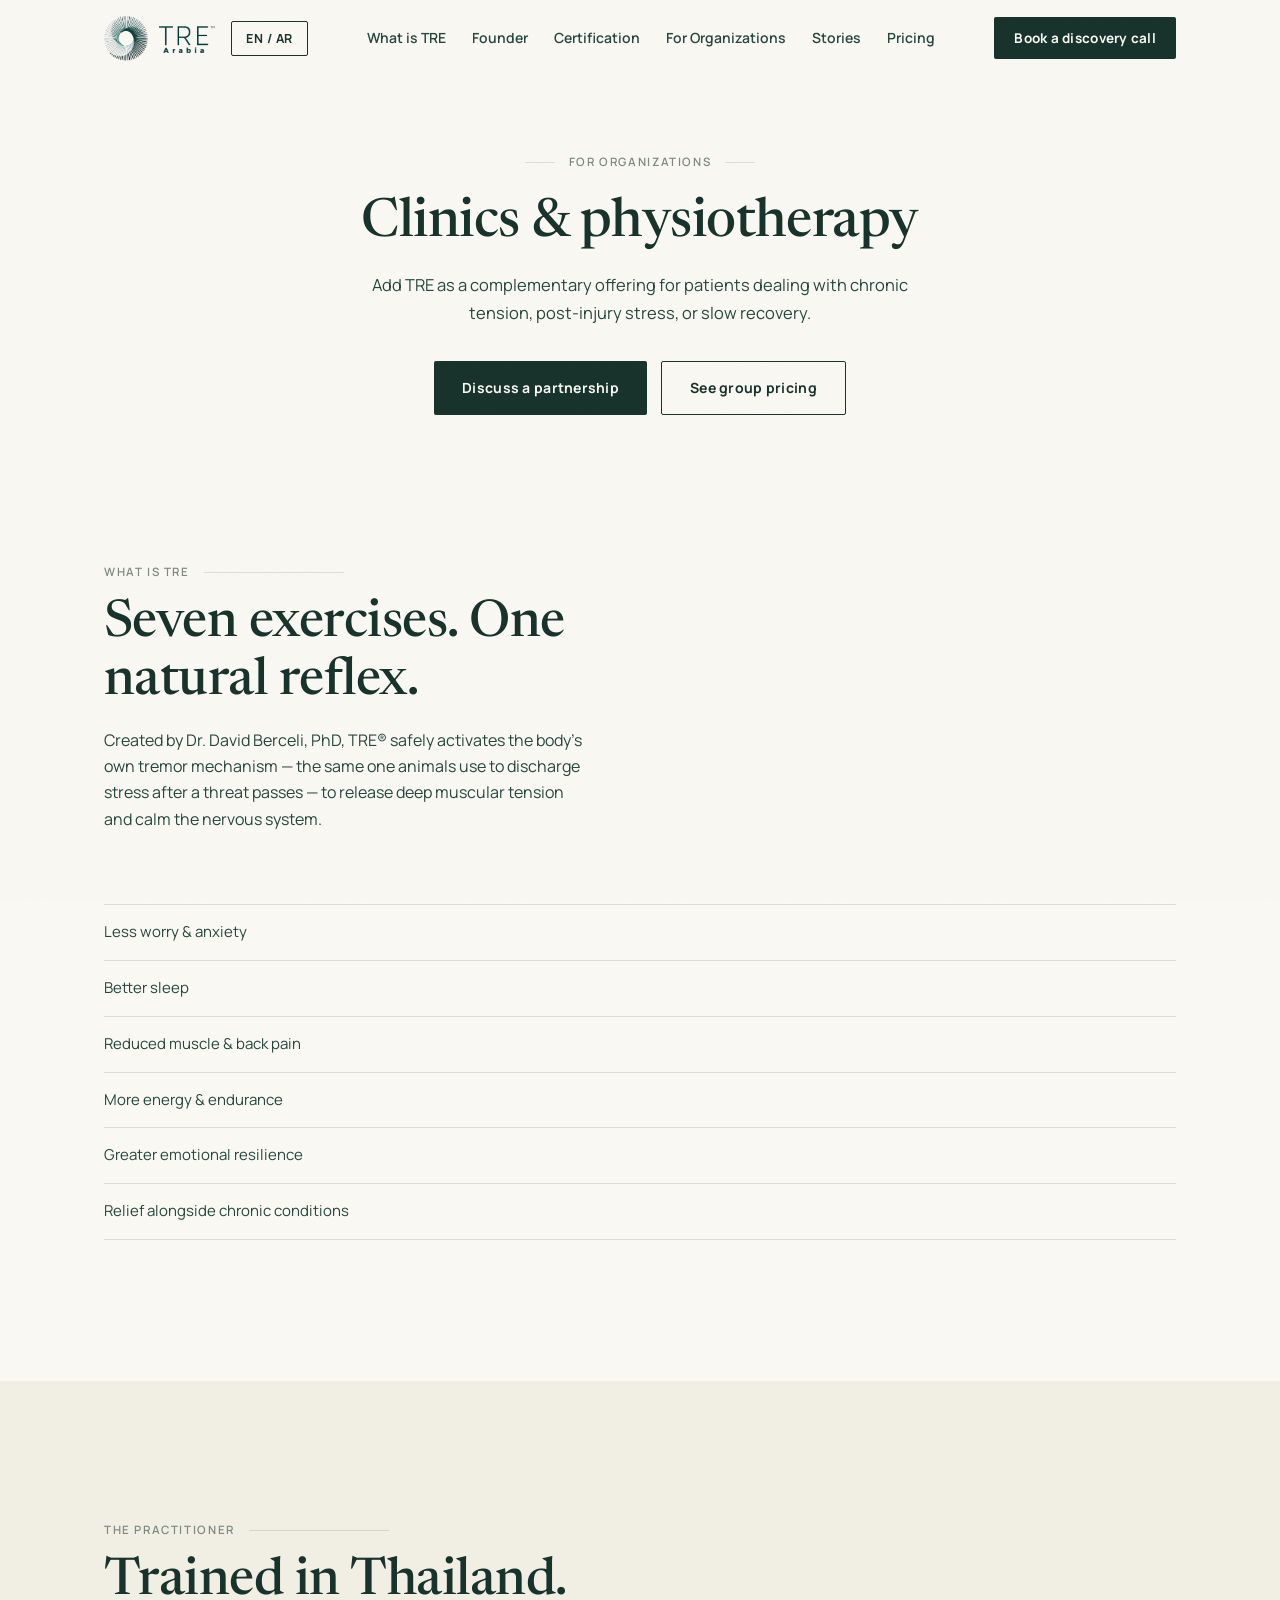
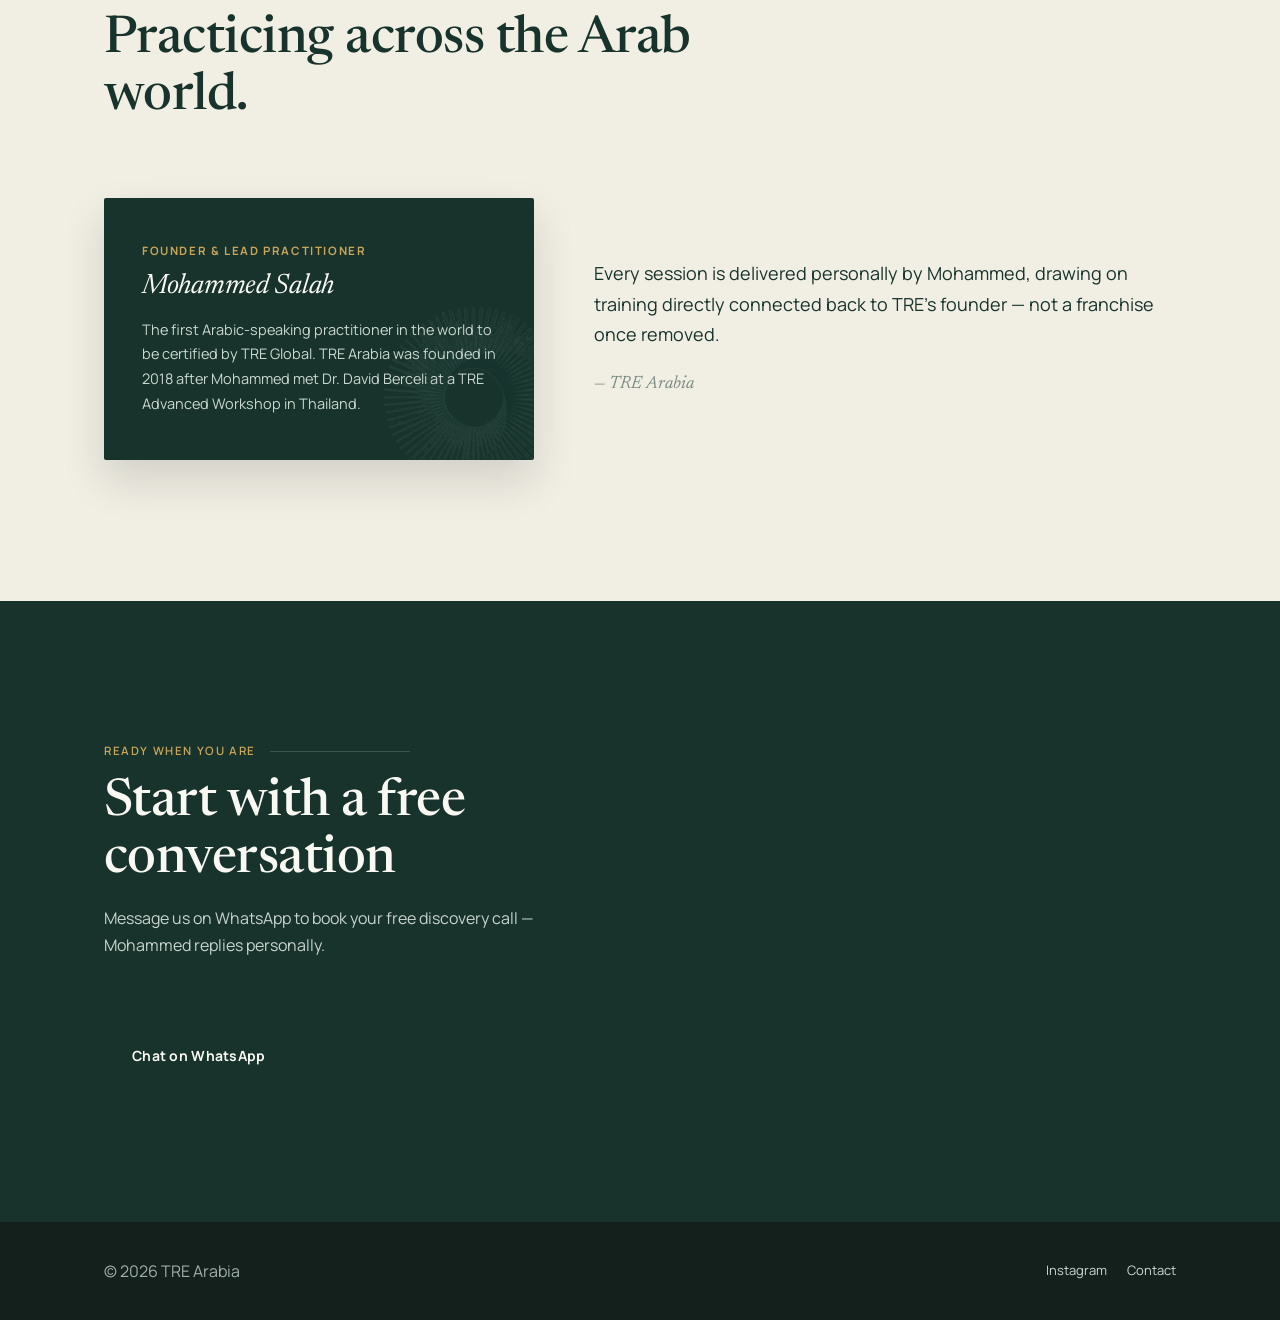
<file: for-clinics.html>
<!DOCTYPE html>
<html lang="en" id="html-root">
<head>
<meta charset="UTF-8">
<meta name="viewport" content="width=device-width, initial-scale=1.0">
<title>TRE for Clinics &amp; Physiotherapy — TRE Arabia</title>
<meta name="description" content="Add TRE as a complementary offering for patients dealing with chronic tension, post-injury stress, or slow recovery.">
<link rel="icon" href="logo.png">
<link rel="preconnect" href="https://fonts.googleapis.com">
<link href="https://fonts.googleapis.com/css2?family=Newsreader:ital,opsz,wght@0,6..72,300;0,6..72,400;0,6..72,500;0,6..72,600;1,6..72,400;1,6..72,500&family=Markazi+Text:wght@500;600;700&family=Manrope:wght@400;500;600;700;800&family=Cairo:wght@400;500;600;700;800&display=swap" rel="stylesheet">
<link rel="stylesheet" href="styles.css?v=12">
</head>
<body>

<div id="site-nav"></div>

<header class="page-head">
  <div class="wrap">
    <div class="eyebrow" data-en="For organizations" data-ar="للمؤسسات">For organizations</div>
    <h1 data-en="Clinics &amp; physiotherapy" data-ar="العيادات والعلاج الطبيعي">Clinics &amp; physiotherapy</h1>
    <p class="lede" data-en="Add TRE as a complementary offering for patients dealing with chronic tension, post-injury stress, or slow recovery." data-ar="أضف TRE كخدمة مكمّلة للمرضى الذين يعانون من توتر مزمن أو ضغط ما بعد الإصابة أو تعافٍ بطيء.">Add TRE as a complementary offering for patients dealing with chronic tension, post-injury stress, or slow recovery.</p>
    <div class="actions">
      <a class="btn btn-primary" href="https://wa.me/966568954047?text=Hi%2C%20I%27d%20like%20to%20book%20a%20free%20discovery%20call" data-href-en="https://wa.me/966568954047?text=Hi%2C%20I%27d%20like%20to%20book%20a%20free%20discovery%20call" data-href-ar="https://wa.me/966568954047?text=%D9%85%D8%B1%D8%AD%D8%A8%D9%8B%D8%A7%D8%8C%20%D8%A3%D8%B1%D8%BA%D8%A8%20%D9%81%D9%8A%20%D8%AD%D8%AC%D8%B2%20%D9%85%D9%83%D8%A7%D9%84%D9%85%D8%A9%20%D8%AA%D8%B9%D8%A7%D8%B1%D9%81%20%D9%85%D8%AC%D8%A7%D9%86%D9%8A%D8%A9" target="_blank" rel="noopener" data-en="Discuss a partnership" data-ar="لنتحدث عن شراكة">Discuss a partnership</a>
      <a class="btn btn-ghost" href="pricing.html#group" data-en="See group pricing" data-ar="اطّلع على أسعار الجلسات الجماعية">See group pricing</a>
    </div>
  </div>
</header>

<section id="what-is-tre">
  <div class="wrap">
    <div class="section-head reveal">
      <div class="eyebrow" data-en="What is TRE" data-ar="ما هو TRE">What is TRE</div>
      <h2 data-en="Seven exercises. One natural reflex." data-ar="سبعة تمارين. رعشة طبيعية واحدة.">Seven exercises. One natural reflex.</h2>
      <p data-en="Created by Dr. David Berceli, PhD, TRE® safely activates the body's own tremor mechanism — the same one animals use to discharge stress after a threat passes — to release deep muscular tension and calm the nervous system." data-ar="طوّر الدكتور David Berceli هذه الطريقة التي تُفعّل رعشة الجسم الطبيعية — نفس الآلية التي تستخدمها الحيوانات لتصريف التوتر بعد الخطر — لتحرير التوتر العضلي العميق وتهدئة الجهاز العصبي.">Created by Dr. David Berceli, PhD, TRE® safely activates the body's own tremor mechanism — the same one animals use to discharge stress after a threat passes — to release deep muscular tension and calm the nervous system.</p>
    </div>
    <ul class="benefit-list reveal">
      <li data-en="Less worry &amp; anxiety" data-ar="أقل قلقًا وتوترًا">Less worry &amp; anxiety</li>
      <li data-en="Better sleep" data-ar="نوم أفضل">Better sleep</li>
      <li data-en="Reduced muscle &amp; back pain" data-ar="تقليل آلام العضلات والظهر">Reduced muscle &amp; back pain</li>
      <li data-en="More energy &amp; endurance" data-ar="طاقة وتحمّل أكبر">More energy &amp; endurance</li>
      <li data-en="Greater emotional resilience" data-ar="مرونة نفسية أعلى">Greater emotional resilience</li>
      <li data-en="Relief alongside chronic conditions" data-ar="راحة مصاحبة للحالات المزمنة">Relief alongside chronic conditions</li>
    </ul>
  </div>
</section>

<section class="section-alt" id="founder">
  <div class="wrap">
    <div class="section-head reveal">
      <div class="eyebrow" data-en="The practitioner" data-ar="الممارس">The practitioner</div>
      <h2 data-en="Trained in Thailand. Practicing across the Arab world." data-ar="تدرّب في تايلاند. يمارس في العالم العربي.">Trained in Thailand. Practicing across the Arab world.</h2>
    </div>
    <div class="founder reveal">
      <div class="founder-card">
        <img class="mark" src="mark.webp" alt="" loading="lazy">
        <div class="role" data-en="Founder &amp; Lead Practitioner" data-ar="المؤسس والممارس الرئيسي">Founder &amp; Lead Practitioner</div>
        <h3>Mohammed Salah</h3>
        <p class="tag" data-en="The first Arabic-speaking practitioner in the world to be certified by TRE Global. TRE Arabia was founded in 2018 after Mohammed met Dr. David Berceli at a TRE Advanced Workshop in Thailand." data-ar="أول ممارس ناطق بالعربية في العالم يحصل على شهادة TRE Global. تأسست TRE أرابيا في 2018 بعد أن قابل محمد الدكتور David Berceli في ورشة تدريب متقدمة في تايلاند.">The first Arabic-speaking practitioner in the world to be certified by TRE Global. TRE Arabia was founded in 2018 after Mohammed met Dr. David Berceli at a TRE Advanced Workshop in Thailand.</p>
      </div>
      <div class="founder-quote">
        <p data-en="Every session is delivered personally by Mohammed, drawing on training directly connected back to TRE's founder — not a franchise once removed." data-ar="كل جلسة يقدّمها محمد شخصيًا، بتدريب متصل مباشرة بمؤسس TRE — لا عبر امتياز بعيد عن المصدر.">Every session is delivered personally by Mohammed, drawing on training directly connected back to TRE's founder — not a franchise once removed.</p>
        <div class="signed" data-en="— TRE Arabia" data-ar="— TRE أرابيا">— TRE Arabia</div>
      </div>
    </div>
  </div>
</section>

<section class="contact" id="contact">
  <div class="wrap">
    <div class="section-head reveal">
      <div class="eyebrow" data-en="Ready when you are" data-ar="نحن جاهزون حين تكون جاهزًا">Ready when you are</div>
      <h2 data-en="Start with a free conversation" data-ar="ابدأ بمحادثة مجانية">Start with a free conversation</h2>
      <p data-en="Message us on WhatsApp to book your free discovery call — Mohammed replies personally." data-ar="راسلنا على واتساب لحجز مكالمة تعارفك المجانية — يرد محمد شخصيًا.">Message us on WhatsApp to book your free discovery call — Mohammed replies personally.</p>
    </div>
    <a class="btn btn-primary" href="https://wa.me/966568954047?text=Hi%2C%20I%27d%20like%20to%20book%20a%20free%20discovery%20call" data-href-en="https://wa.me/966568954047?text=Hi%2C%20I%27d%20like%20to%20book%20a%20free%20discovery%20call" data-href-ar="https://wa.me/966568954047?text=%D9%85%D8%B1%D8%AD%D8%A8%D9%8B%D8%A7%D8%8C%20%D8%A3%D8%B1%D8%BA%D8%A8%20%D9%81%D9%8A%20%D8%AD%D8%AC%D8%B2%20%D9%85%D9%83%D8%A7%D9%84%D9%85%D8%A9%20%D8%AA%D8%B9%D8%A7%D8%B1%D9%81%20%D9%85%D8%AC%D8%A7%D9%86%D9%8A%D8%A9" target="_blank" rel="noopener" data-en="Chat on WhatsApp" data-ar="تواصل على واتساب">Chat on WhatsApp</a>
  </div>
</section>

<div id="site-footer"></div>

<script src="script.js?v=10"></script>
</body>
</html>
</file>
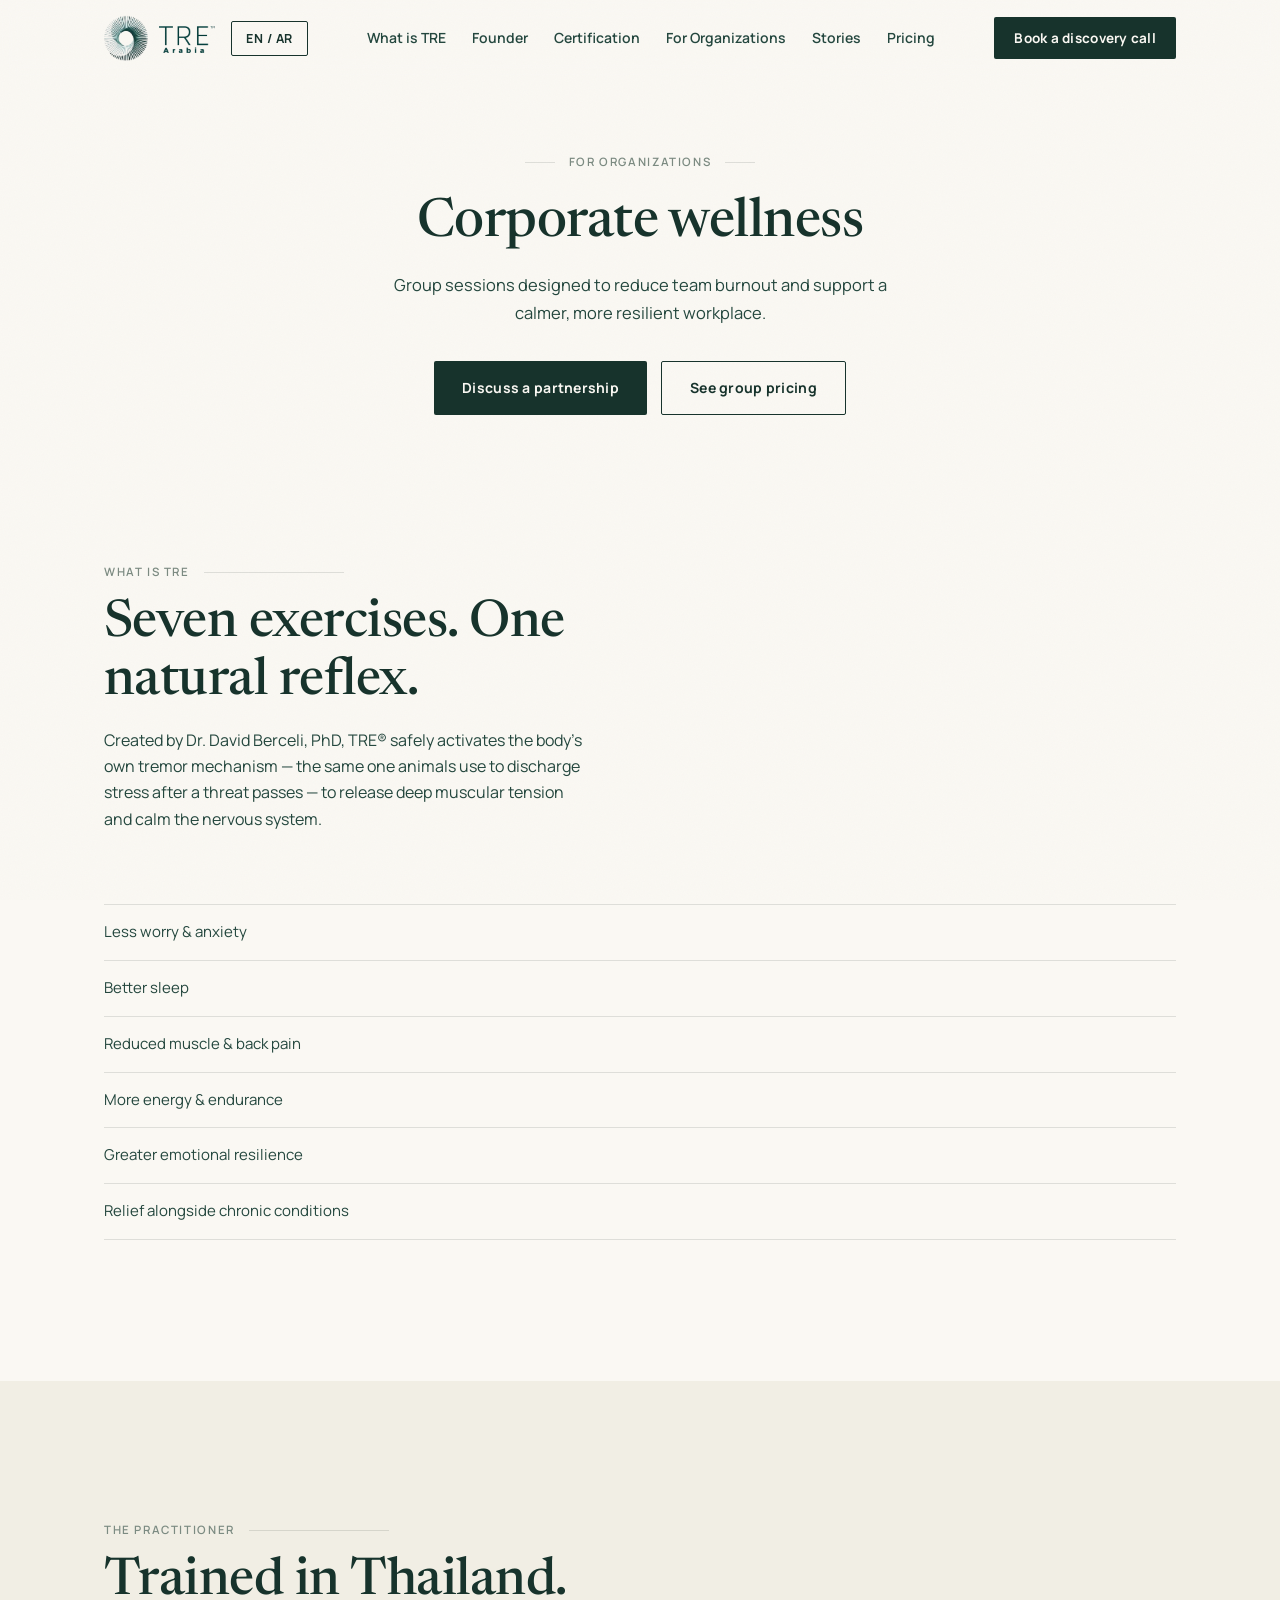
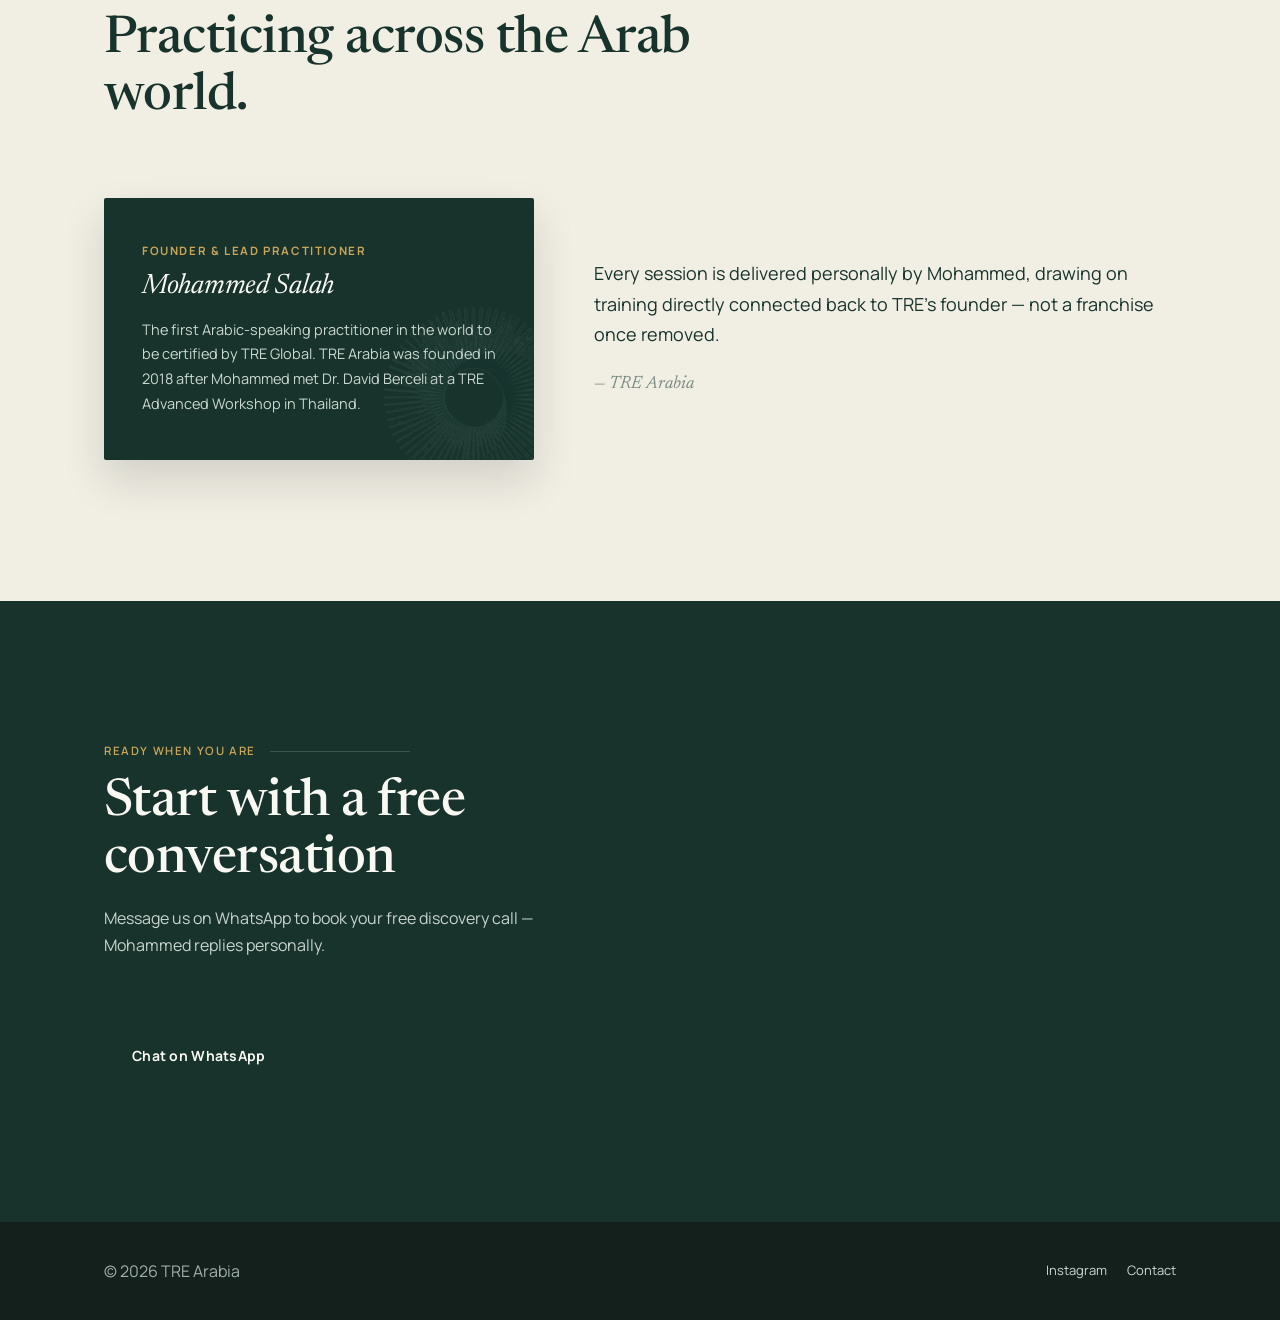
<file: for-corporate.html>
<!DOCTYPE html>
<html lang="en" id="html-root">
<head>
<meta charset="UTF-8">
<meta name="viewport" content="width=device-width, initial-scale=1.0">
<title>TRE for Corporate Wellness — TRE Arabia</title>
<meta name="description" content="Group sessions designed to reduce team burnout and support a calmer, more resilient workplace.">
<link rel="icon" href="logo.png">
<link rel="preconnect" href="https://fonts.googleapis.com">
<link href="https://fonts.googleapis.com/css2?family=Newsreader:ital,opsz,wght@0,6..72,300;0,6..72,400;0,6..72,500;0,6..72,600;1,6..72,400;1,6..72,500&family=Markazi+Text:wght@500;600;700&family=Manrope:wght@400;500;600;700;800&family=Cairo:wght@400;500;600;700;800&display=swap" rel="stylesheet">
<link rel="stylesheet" href="styles.css?v=12">
</head>
<body>

<div id="site-nav"></div>

<header class="page-head">
  <div class="wrap">
    <div class="eyebrow" data-en="For organizations" data-ar="للمؤسسات">For organizations</div>
    <h1 data-en="Corporate wellness" data-ar="عافية الشركات">Corporate wellness</h1>
    <p class="lede" data-en="Group sessions designed to reduce team burnout and support a calmer, more resilient workplace." data-ar="جلسات جماعية مصمّمة لتقليل الاحتراق الوظيفي ودعم بيئة عمل أكثر هدوءًا ومرونة.">Group sessions designed to reduce team burnout and support a calmer, more resilient workplace.</p>
    <div class="actions">
      <a class="btn btn-primary" href="https://wa.me/966568954047?text=Hi%2C%20I%27d%20like%20to%20book%20a%20free%20discovery%20call" data-href-en="https://wa.me/966568954047?text=Hi%2C%20I%27d%20like%20to%20book%20a%20free%20discovery%20call" data-href-ar="https://wa.me/966568954047?text=%D9%85%D8%B1%D8%AD%D8%A8%D9%8B%D8%A7%D8%8C%20%D8%A3%D8%B1%D8%BA%D8%A8%20%D9%81%D9%8A%20%D8%AD%D8%AC%D8%B2%20%D9%85%D9%83%D8%A7%D9%84%D9%85%D8%A9%20%D8%AA%D8%B9%D8%A7%D8%B1%D9%81%20%D9%85%D8%AC%D8%A7%D9%86%D9%8A%D8%A9" target="_blank" rel="noopener" data-en="Discuss a partnership" data-ar="لنتحدث عن شراكة">Discuss a partnership</a>
      <a class="btn btn-ghost" href="pricing.html#group" data-en="See group pricing" data-ar="اطّلع على أسعار الجلسات الجماعية">See group pricing</a>
    </div>
  </div>
</header>

<section id="what-is-tre">
  <div class="wrap">
    <div class="section-head reveal">
      <div class="eyebrow" data-en="What is TRE" data-ar="ما هو TRE">What is TRE</div>
      <h2 data-en="Seven exercises. One natural reflex." data-ar="سبعة تمارين. رعشة طبيعية واحدة.">Seven exercises. One natural reflex.</h2>
      <p data-en="Created by Dr. David Berceli, PhD, TRE® safely activates the body's own tremor mechanism — the same one animals use to discharge stress after a threat passes — to release deep muscular tension and calm the nervous system." data-ar="طوّر الدكتور David Berceli هذه الطريقة التي تُفعّل رعشة الجسم الطبيعية — نفس الآلية التي تستخدمها الحيوانات لتصريف التوتر بعد الخطر — لتحرير التوتر العضلي العميق وتهدئة الجهاز العصبي.">Created by Dr. David Berceli, PhD, TRE® safely activates the body's own tremor mechanism — the same one animals use to discharge stress after a threat passes — to release deep muscular tension and calm the nervous system.</p>
    </div>
    <ul class="benefit-list reveal">
      <li data-en="Less worry &amp; anxiety" data-ar="أقل قلقًا وتوترًا">Less worry &amp; anxiety</li>
      <li data-en="Better sleep" data-ar="نوم أفضل">Better sleep</li>
      <li data-en="Reduced muscle &amp; back pain" data-ar="تقليل آلام العضلات والظهر">Reduced muscle &amp; back pain</li>
      <li data-en="More energy &amp; endurance" data-ar="طاقة وتحمّل أكبر">More energy &amp; endurance</li>
      <li data-en="Greater emotional resilience" data-ar="مرونة نفسية أعلى">Greater emotional resilience</li>
      <li data-en="Relief alongside chronic conditions" data-ar="راحة مصاحبة للحالات المزمنة">Relief alongside chronic conditions</li>
    </ul>
  </div>
</section>

<section class="section-alt" id="founder">
  <div class="wrap">
    <div class="section-head reveal">
      <div class="eyebrow" data-en="The practitioner" data-ar="الممارس">The practitioner</div>
      <h2 data-en="Trained in Thailand. Practicing across the Arab world." data-ar="تدرّب في تايلاند. يمارس في العالم العربي.">Trained in Thailand. Practicing across the Arab world.</h2>
    </div>
    <div class="founder reveal">
      <div class="founder-card">
        <img class="mark" src="mark.webp" alt="" loading="lazy">
        <div class="role" data-en="Founder &amp; Lead Practitioner" data-ar="المؤسس والممارس الرئيسي">Founder &amp; Lead Practitioner</div>
        <h3>Mohammed Salah</h3>
        <p class="tag" data-en="The first Arabic-speaking practitioner in the world to be certified by TRE Global. TRE Arabia was founded in 2018 after Mohammed met Dr. David Berceli at a TRE Advanced Workshop in Thailand." data-ar="أول ممارس ناطق بالعربية في العالم يحصل على شهادة TRE Global. تأسست TRE أرابيا في 2018 بعد أن قابل محمد الدكتور David Berceli في ورشة تدريب متقدمة في تايلاند.">The first Arabic-speaking practitioner in the world to be certified by TRE Global. TRE Arabia was founded in 2018 after Mohammed met Dr. David Berceli at a TRE Advanced Workshop in Thailand.</p>
      </div>
      <div class="founder-quote">
        <p data-en="Every session is delivered personally by Mohammed, drawing on training directly connected back to TRE's founder — not a franchise once removed." data-ar="كل جلسة يقدّمها محمد شخصيًا، بتدريب متصل مباشرة بمؤسس TRE — لا عبر امتياز بعيد عن المصدر.">Every session is delivered personally by Mohammed, drawing on training directly connected back to TRE's founder — not a franchise once removed.</p>
        <div class="signed" data-en="— TRE Arabia" data-ar="— TRE أرابيا">— TRE Arabia</div>
      </div>
    </div>
  </div>
</section>

<section class="contact" id="contact">
  <div class="wrap">
    <div class="section-head reveal">
      <div class="eyebrow" data-en="Ready when you are" data-ar="نحن جاهزون حين تكون جاهزًا">Ready when you are</div>
      <h2 data-en="Start with a free conversation" data-ar="ابدأ بمحادثة مجانية">Start with a free conversation</h2>
      <p data-en="Message us on WhatsApp to book your free discovery call — Mohammed replies personally." data-ar="راسلنا على واتساب لحجز مكالمة تعارفك المجانية — يرد محمد شخصيًا.">Message us on WhatsApp to book your free discovery call — Mohammed replies personally.</p>
    </div>
    <a class="btn btn-primary" href="https://wa.me/966568954047?text=Hi%2C%20I%27d%20like%20to%20book%20a%20free%20discovery%20call" data-href-en="https://wa.me/966568954047?text=Hi%2C%20I%27d%20like%20to%20book%20a%20free%20discovery%20call" data-href-ar="https://wa.me/966568954047?text=%D9%85%D8%B1%D8%AD%D8%A8%D9%8B%D8%A7%D8%8C%20%D8%A3%D8%B1%D8%BA%D8%A8%20%D9%81%D9%8A%20%D8%AD%D8%AC%D8%B2%20%D9%85%D9%83%D8%A7%D9%84%D9%85%D8%A9%20%D8%AA%D8%B9%D8%A7%D8%B1%D9%81%20%D9%85%D8%AC%D8%A7%D9%86%D9%8A%D8%A9" target="_blank" rel="noopener" data-en="Chat on WhatsApp" data-ar="تواصل على واتساب">Chat on WhatsApp</a>
  </div>
</section>

<div id="site-footer"></div>

<script src="script.js?v=10"></script>
</body>
</html>
</file>
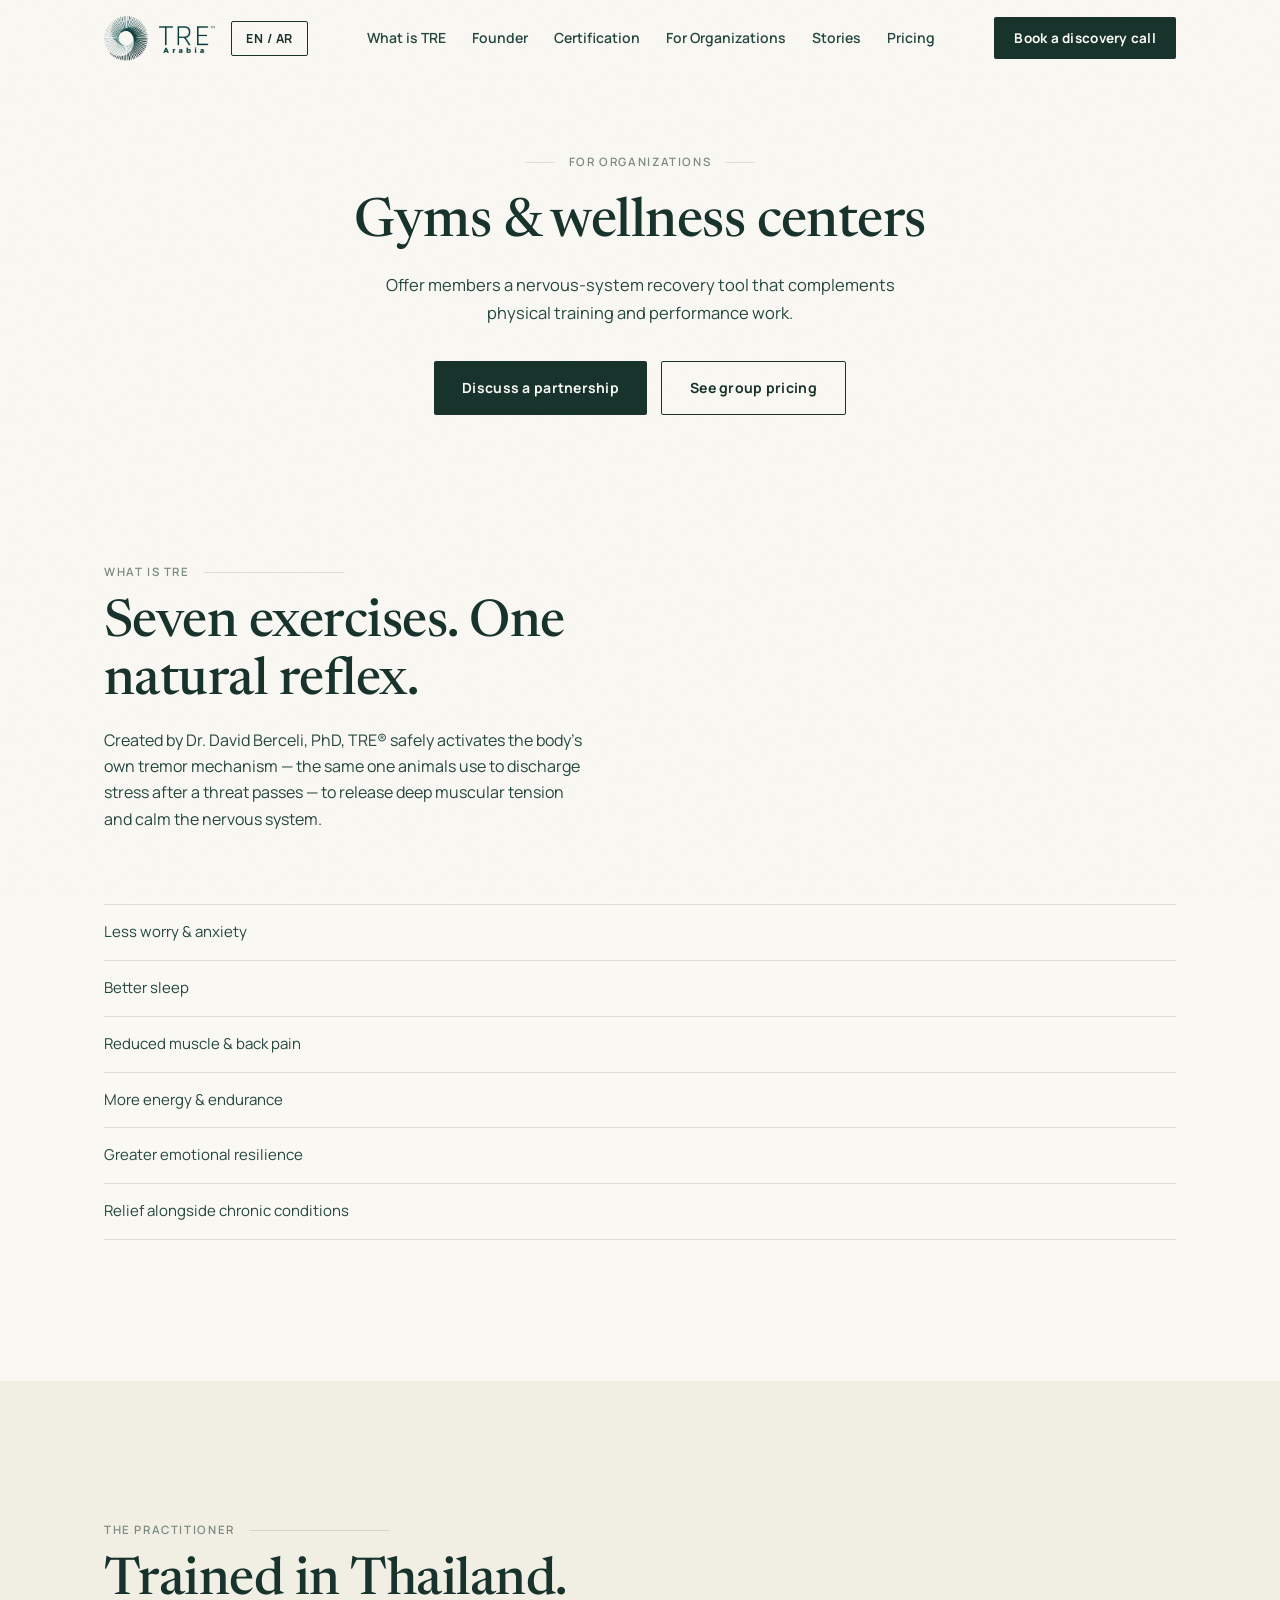
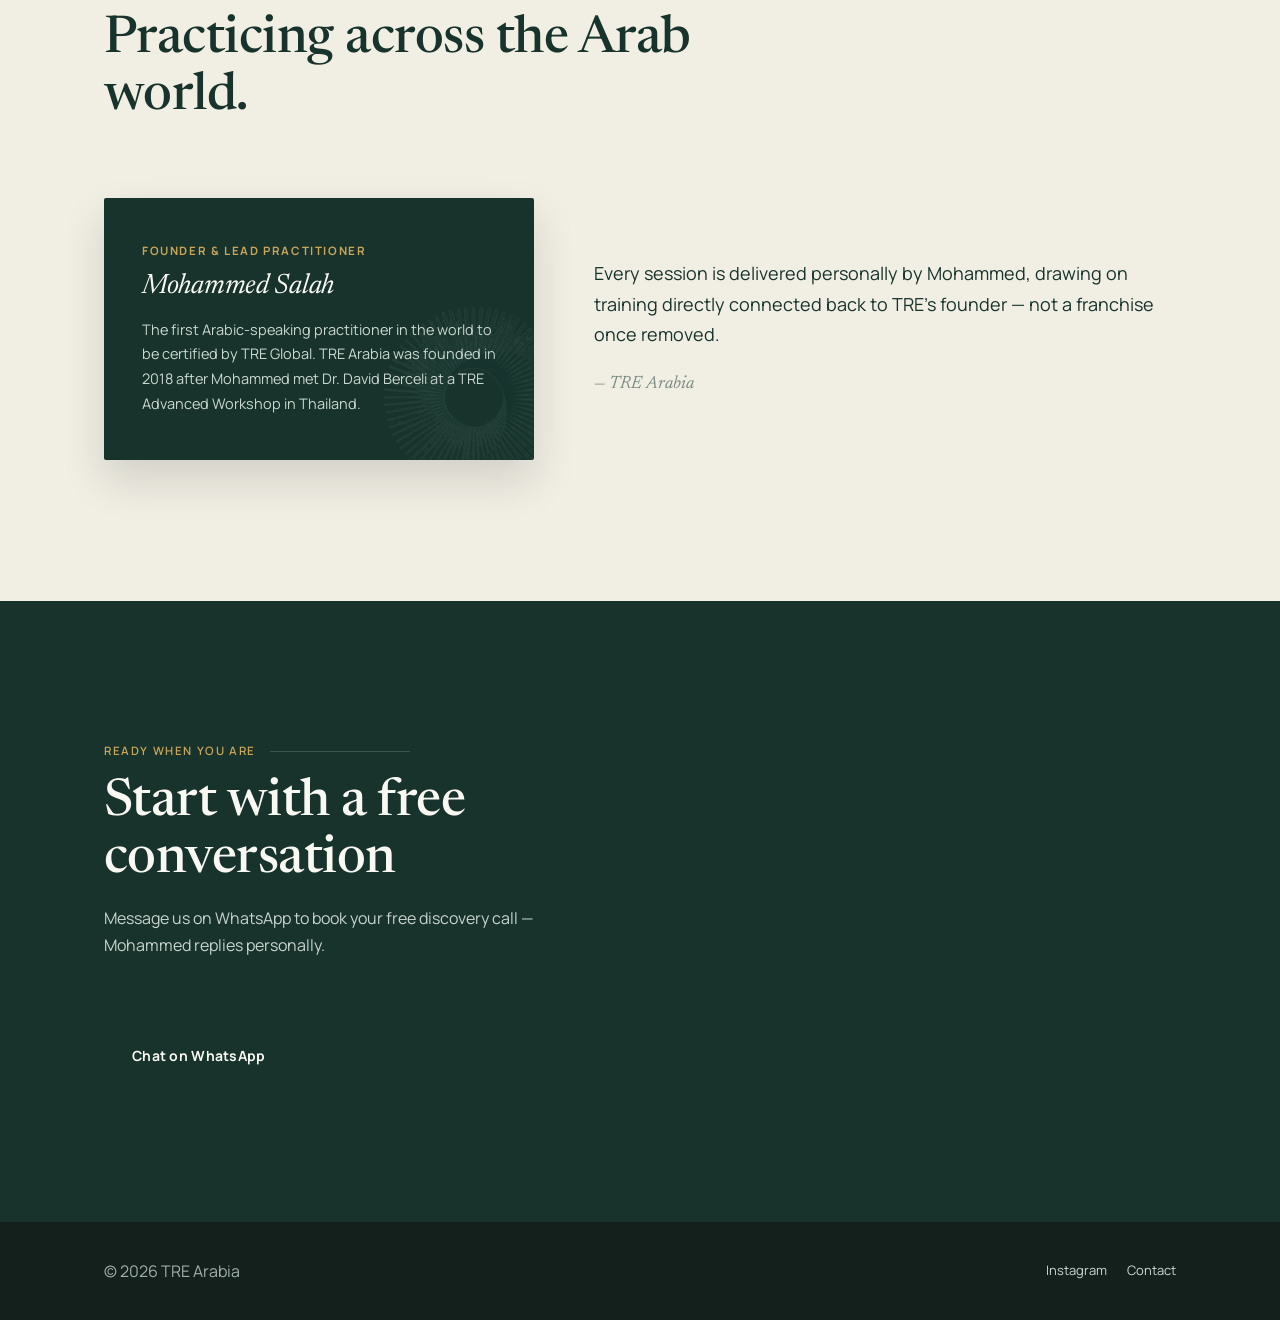
<file: for-gyms.html>
<!DOCTYPE html>
<html lang="en" id="html-root">
<head>
<meta charset="UTF-8">
<meta name="viewport" content="width=device-width, initial-scale=1.0">
<title>TRE for Gyms &amp; Wellness Centers — TRE Arabia</title>
<meta name="description" content="Offer members a nervous-system recovery tool that complements physical training and performance work.">
<link rel="icon" href="logo.png">
<link rel="preconnect" href="https://fonts.googleapis.com">
<link href="https://fonts.googleapis.com/css2?family=Newsreader:ital,opsz,wght@0,6..72,300;0,6..72,400;0,6..72,500;0,6..72,600;1,6..72,400;1,6..72,500&family=Markazi+Text:wght@500;600;700&family=Manrope:wght@400;500;600;700;800&family=Cairo:wght@400;500;600;700;800&display=swap" rel="stylesheet">
<link rel="stylesheet" href="styles.css?v=12">
</head>
<body>

<div id="site-nav"></div>

<header class="page-head">
  <div class="wrap">
    <div class="eyebrow" data-en="For organizations" data-ar="للمؤسسات">For organizations</div>
    <h1 data-en="Gyms &amp; wellness centers" data-ar="الأندية ومراكز العافية">Gyms &amp; wellness centers</h1>
    <p class="lede" data-en="Offer members a nervous-system recovery tool that complements physical training and performance work." data-ar="قدّم لأعضائك أداة لتعافي الجهاز العصبي تُكمّل التدريب البدني وأداء الرياضيين.">Offer members a nervous-system recovery tool that complements physical training and performance work.</p>
    <div class="actions">
      <a class="btn btn-primary" href="https://wa.me/966568954047?text=Hi%2C%20I%27d%20like%20to%20book%20a%20free%20discovery%20call" data-href-en="https://wa.me/966568954047?text=Hi%2C%20I%27d%20like%20to%20book%20a%20free%20discovery%20call" data-href-ar="https://wa.me/966568954047?text=%D9%85%D8%B1%D8%AD%D8%A8%D9%8B%D8%A7%D8%8C%20%D8%A3%D8%B1%D8%BA%D8%A8%20%D9%81%D9%8A%20%D8%AD%D8%AC%D8%B2%20%D9%85%D9%83%D8%A7%D9%84%D9%85%D8%A9%20%D8%AA%D8%B9%D8%A7%D8%B1%D9%81%20%D9%85%D8%AC%D8%A7%D9%86%D9%8A%D8%A9" target="_blank" rel="noopener" data-en="Discuss a partnership" data-ar="لنتحدث عن شراكة">Discuss a partnership</a>
      <a class="btn btn-ghost" href="pricing.html#group" data-en="See group pricing" data-ar="اطّلع على أسعار الجلسات الجماعية">See group pricing</a>
    </div>
  </div>
</header>

<section id="what-is-tre">
  <div class="wrap">
    <div class="section-head reveal">
      <div class="eyebrow" data-en="What is TRE" data-ar="ما هو TRE">What is TRE</div>
      <h2 data-en="Seven exercises. One natural reflex." data-ar="سبعة تمارين. رعشة طبيعية واحدة.">Seven exercises. One natural reflex.</h2>
      <p data-en="Created by Dr. David Berceli, PhD, TRE® safely activates the body's own tremor mechanism — the same one animals use to discharge stress after a threat passes — to release deep muscular tension and calm the nervous system." data-ar="طوّر الدكتور David Berceli هذه الطريقة التي تُفعّل رعشة الجسم الطبيعية — نفس الآلية التي تستخدمها الحيوانات لتصريف التوتر بعد الخطر — لتحرير التوتر العضلي العميق وتهدئة الجهاز العصبي.">Created by Dr. David Berceli, PhD, TRE® safely activates the body's own tremor mechanism — the same one animals use to discharge stress after a threat passes — to release deep muscular tension and calm the nervous system.</p>
    </div>
    <ul class="benefit-list reveal">
      <li data-en="Less worry &amp; anxiety" data-ar="أقل قلقًا وتوترًا">Less worry &amp; anxiety</li>
      <li data-en="Better sleep" data-ar="نوم أفضل">Better sleep</li>
      <li data-en="Reduced muscle &amp; back pain" data-ar="تقليل آلام العضلات والظهر">Reduced muscle &amp; back pain</li>
      <li data-en="More energy &amp; endurance" data-ar="طاقة وتحمّل أكبر">More energy &amp; endurance</li>
      <li data-en="Greater emotional resilience" data-ar="مرونة نفسية أعلى">Greater emotional resilience</li>
      <li data-en="Relief alongside chronic conditions" data-ar="راحة مصاحبة للحالات المزمنة">Relief alongside chronic conditions</li>
    </ul>
  </div>
</section>

<section class="section-alt" id="founder">
  <div class="wrap">
    <div class="section-head reveal">
      <div class="eyebrow" data-en="The practitioner" data-ar="الممارس">The practitioner</div>
      <h2 data-en="Trained in Thailand. Practicing across the Arab world." data-ar="تدرّب في تايلاند. يمارس في العالم العربي.">Trained in Thailand. Practicing across the Arab world.</h2>
    </div>
    <div class="founder reveal">
      <div class="founder-card">
        <img class="mark" src="mark.webp" alt="" loading="lazy">
        <div class="role" data-en="Founder &amp; Lead Practitioner" data-ar="المؤسس والممارس الرئيسي">Founder &amp; Lead Practitioner</div>
        <h3>Mohammed Salah</h3>
        <p class="tag" data-en="The first Arabic-speaking practitioner in the world to be certified by TRE Global. TRE Arabia was founded in 2018 after Mohammed met Dr. David Berceli at a TRE Advanced Workshop in Thailand." data-ar="أول ممارس ناطق بالعربية في العالم يحصل على شهادة TRE Global. تأسست TRE أرابيا في 2018 بعد أن قابل محمد الدكتور David Berceli في ورشة تدريب متقدمة في تايلاند.">The first Arabic-speaking practitioner in the world to be certified by TRE Global. TRE Arabia was founded in 2018 after Mohammed met Dr. David Berceli at a TRE Advanced Workshop in Thailand.</p>
      </div>
      <div class="founder-quote">
        <p data-en="Every session is delivered personally by Mohammed, drawing on training directly connected back to TRE's founder — not a franchise once removed." data-ar="كل جلسة يقدّمها محمد شخصيًا، بتدريب متصل مباشرة بمؤسس TRE — لا عبر امتياز بعيد عن المصدر.">Every session is delivered personally by Mohammed, drawing on training directly connected back to TRE's founder — not a franchise once removed.</p>
        <div class="signed" data-en="— TRE Arabia" data-ar="— TRE أرابيا">— TRE Arabia</div>
      </div>
    </div>
  </div>
</section>

<section class="contact" id="contact">
  <div class="wrap">
    <div class="section-head reveal">
      <div class="eyebrow" data-en="Ready when you are" data-ar="نحن جاهزون حين تكون جاهزًا">Ready when you are</div>
      <h2 data-en="Start with a free conversation" data-ar="ابدأ بمحادثة مجانية">Start with a free conversation</h2>
      <p data-en="Message us on WhatsApp to book your free discovery call — Mohammed replies personally." data-ar="راسلنا على واتساب لحجز مكالمة تعارفك المجانية — يرد محمد شخصيًا.">Message us on WhatsApp to book your free discovery call — Mohammed replies personally.</p>
    </div>
    <a class="btn btn-primary" href="https://wa.me/966568954047?text=Hi%2C%20I%27d%20like%20to%20book%20a%20free%20discovery%20call" data-href-en="https://wa.me/966568954047?text=Hi%2C%20I%27d%20like%20to%20book%20a%20free%20discovery%20call" data-href-ar="https://wa.me/966568954047?text=%D9%85%D8%B1%D8%AD%D8%A8%D9%8B%D8%A7%D8%8C%20%D8%A3%D8%B1%D8%BA%D8%A8%20%D9%81%D9%8A%20%D8%AD%D8%AC%D8%B2%20%D9%85%D9%83%D8%A7%D9%84%D9%85%D8%A9%20%D8%AA%D8%B9%D8%A7%D8%B1%D9%81%20%D9%85%D8%AC%D8%A7%D9%86%D9%8A%D8%A9" target="_blank" rel="noopener" data-en="Chat on WhatsApp" data-ar="تواصل على واتساب">Chat on WhatsApp</a>
  </div>
</section>

<div id="site-footer"></div>

<script src="script.js?v=10"></script>
</body>
</html>
</file>
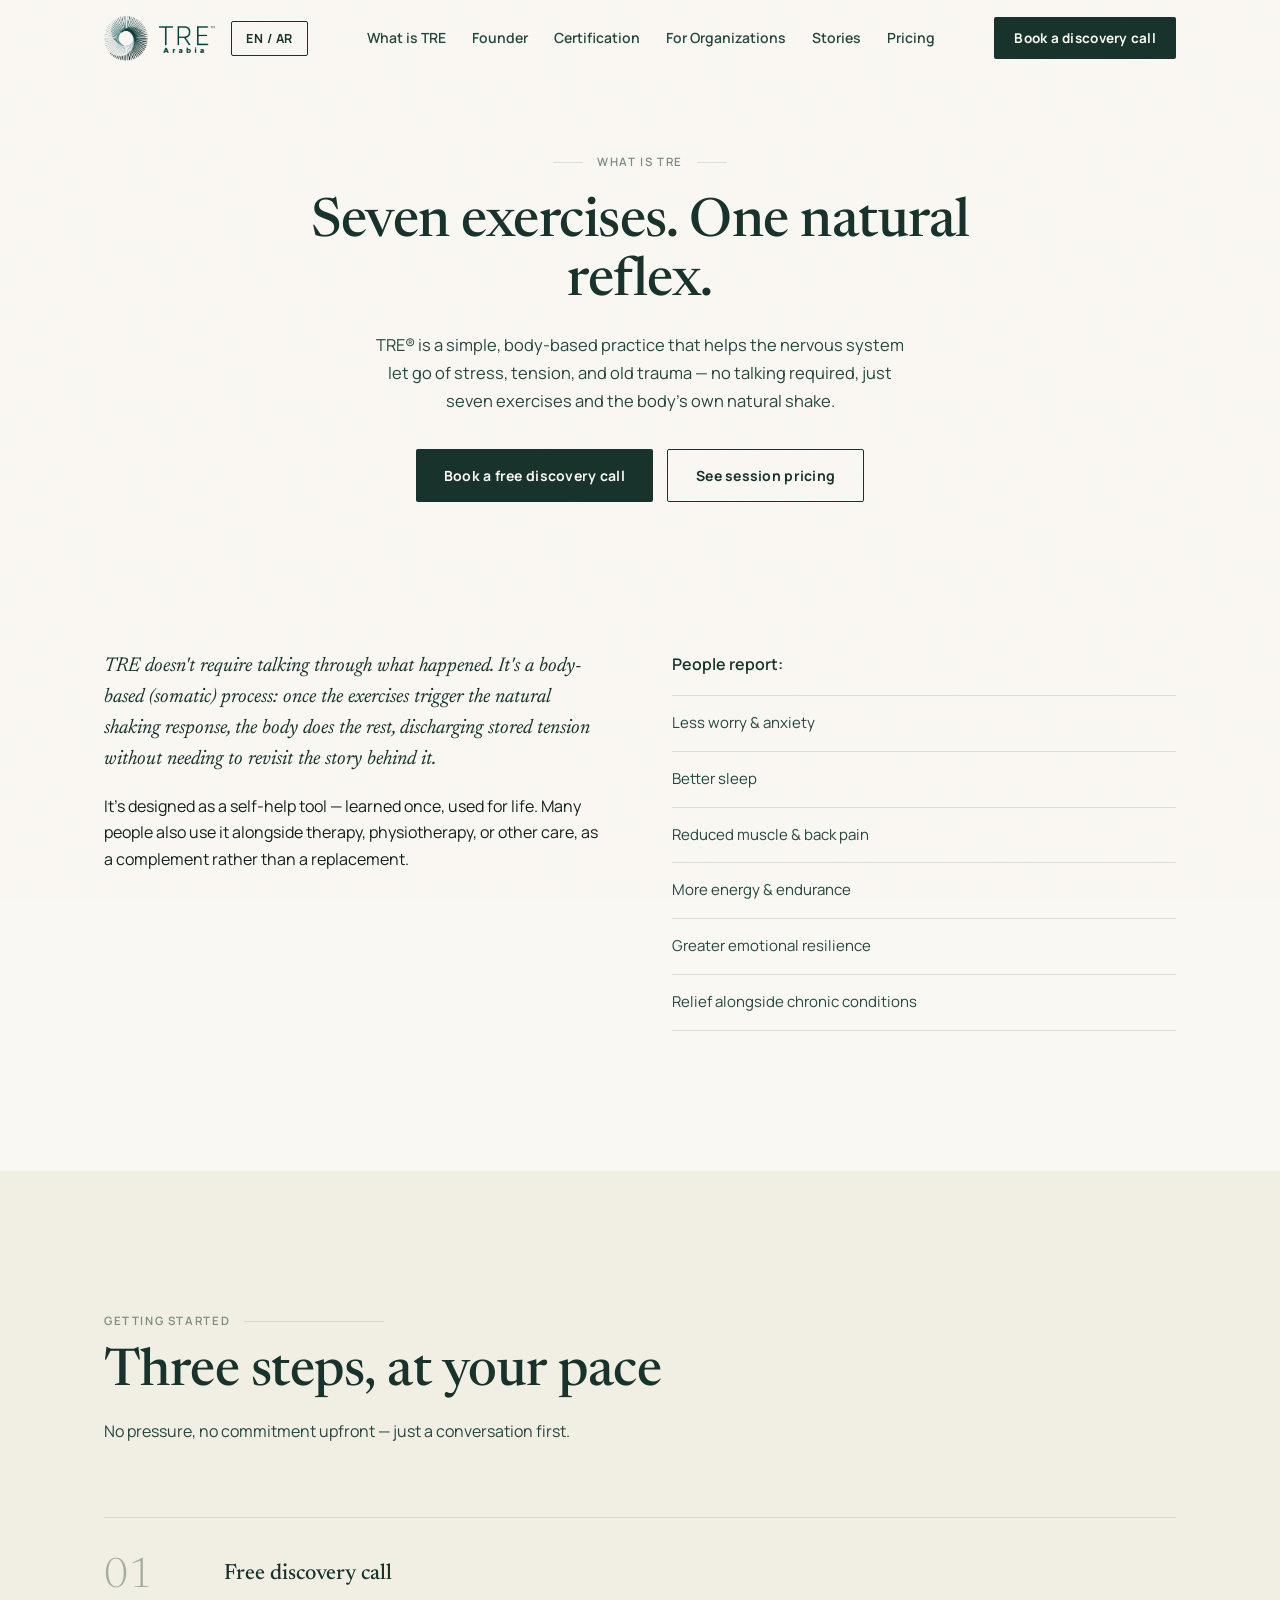
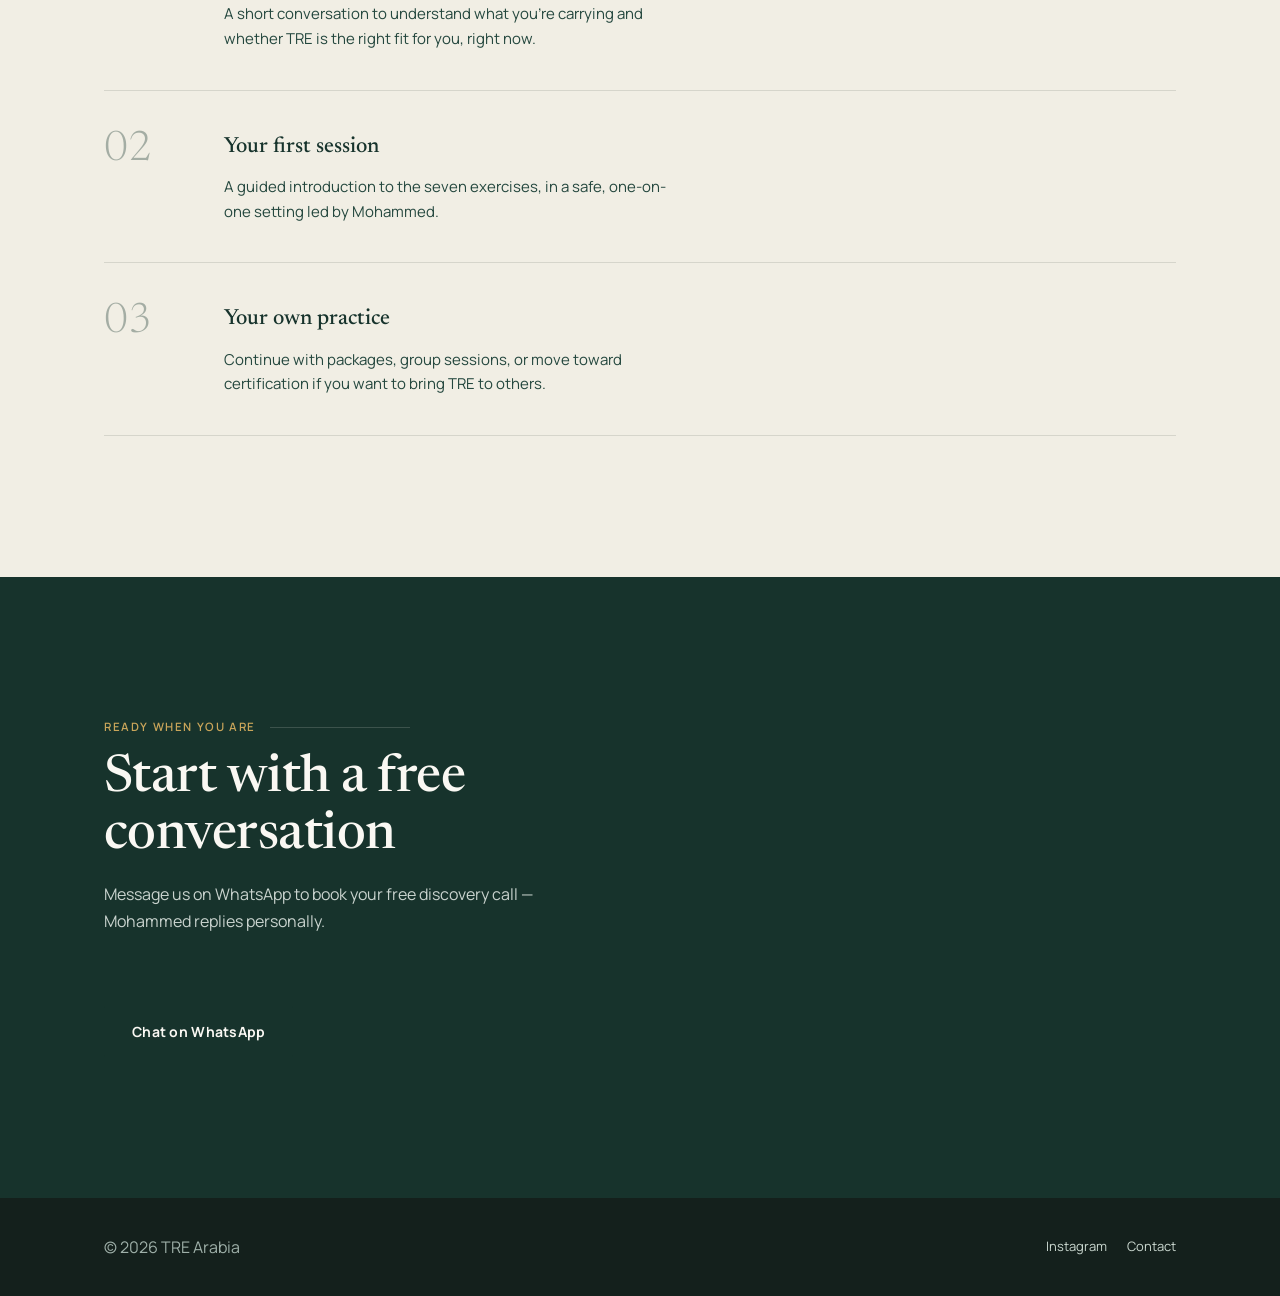
<file: for-individuals.html>
<!DOCTYPE html>
<html lang="en" id="html-root">
<head>
<meta charset="UTF-8">
<meta name="viewport" content="width=device-width, initial-scale=1.0">
<title>TRE for You — TRE Arabia</title>
<meta name="description" content="TRE® is a simple, body-based practice that helps the nervous system let go of stress, tension, and old trauma — seven exercises, no talking required.">
<link rel="icon" href="logo.png">
<link rel="preconnect" href="https://fonts.googleapis.com">
<link href="https://fonts.googleapis.com/css2?family=Newsreader:ital,opsz,wght@0,6..72,300;0,6..72,400;0,6..72,500;0,6..72,600;1,6..72,400;1,6..72,500&family=Markazi+Text:wght@500;600;700&family=Manrope:wght@400;500;600;700;800&family=Cairo:wght@400;500;600;700;800&display=swap" rel="stylesheet">
<link rel="stylesheet" href="styles.css?v=12">
</head>
<body>

<div id="site-nav"></div>

<header class="page-head">
  <div class="wrap">
    <div class="eyebrow" data-en="What is TRE" data-ar="ما هو TRE">What is TRE</div>
    <h1 data-en="Seven exercises. One natural reflex." data-ar="سبعة تمارين. رعشة طبيعية واحدة.">Seven exercises. One natural reflex.</h1>
    <p class="lede" data-en="TRE® is a simple, body-based practice that helps the nervous system let go of stress, tension, and old trauma — no talking required, just seven exercises and the body's own natural shake." data-ar="TRE® هو تمرين جسدي بسيط يساعد الجهاز العصبي على تصريف التوتر والضغط والصدمات القديمة — دون الحاجة للحديث عن التفاصيل، فقط سبعة تمارين ورعشة الجسم الطبيعية.">TRE® is a simple, body-based practice that helps the nervous system let go of stress, tension, and old trauma — no talking required, just seven exercises and the body's own natural shake.</p>
    <div class="actions">
      <a class="btn btn-primary" href="https://wa.me/966568954047?text=Hi%2C%20I%27d%20like%20to%20book%20a%20free%20discovery%20call" data-href-en="https://wa.me/966568954047?text=Hi%2C%20I%27d%20like%20to%20book%20a%20free%20discovery%20call" data-href-ar="https://wa.me/966568954047?text=%D9%85%D8%B1%D8%AD%D8%A8%D9%8B%D8%A7%D8%8C%20%D8%A3%D8%B1%D8%BA%D8%A8%20%D9%81%D9%8A%20%D8%AD%D8%AC%D8%B2%20%D9%85%D9%83%D8%A7%D9%84%D9%85%D8%A9%20%D8%AA%D8%B9%D8%A7%D8%B1%D9%81%20%D9%85%D8%AC%D8%A7%D9%86%D9%8A%D8%A9" target="_blank" rel="noopener" data-en="Book a free discovery call" data-ar="احجز مكالمة تعارف مجانية">Book a free discovery call</a>
      <a class="btn btn-ghost" href="pricing.html" data-en="See session pricing" data-ar="اطّلع على أسعار الجلسات">See session pricing</a>
    </div>
  </div>
</header>

<section id="what-is-tre">
  <div class="wrap">
    <div class="tre-grid reveal">
      <div>
        <p data-en="TRE doesn't require talking through what happened. It's a body-based (somatic) process: once the exercises trigger the natural shaking response, the body does the rest, discharging stored tension without needing to revisit the story behind it." data-ar="لا يتطلب TRE الحديث عن التفاصيل. إنها عملية جسدية بحتة: بعد أن تُحفّز التمارين استجابة الرعشة الطبيعية، يقوم الجسم بالباقي ويُصرّف التوتر المخزّن دون الحاجة للعودة إلى القصة وراءه.">TRE doesn't require talking through what happened. It's a body-based (somatic) process: once the exercises trigger the natural shaking response, the body does the rest, discharging stored tension without needing to revisit the story behind it.</p>
        <p data-en="It's designed as a self-help tool — learned once, used for life. Many people also use it alongside therapy, physiotherapy, or other care, as a complement rather than a replacement." data-ar="صُممت كأداة للمساعدة الذاتية — تُتعلّم مرة وتُستخدم مدى الحياة. يستخدمها الكثيرون جنبًا إلى جنب مع العلاج النفسي أو الطبيعي، كعنصر مكمّل لا بديل.">It's designed as a self-help tool — learned once, used for life. Many people also use it alongside therapy, physiotherapy, or other care, as a complement rather than a replacement.</p>
      </div>
      <div>
        <p style="font-weight:600; color:var(--teal-deep);" data-en="People report:" data-ar="ما يُشاركه المتدربون:">People report:</p>
        <ul class="benefit-list">
          <li data-en="Less worry &amp; anxiety" data-ar="أقل قلقًا وتوترًا">Less worry &amp; anxiety</li>
          <li data-en="Better sleep" data-ar="نوم أفضل">Better sleep</li>
          <li data-en="Reduced muscle &amp; back pain" data-ar="تقليل آلام العضلات والظهر">Reduced muscle &amp; back pain</li>
          <li data-en="More energy &amp; endurance" data-ar="طاقة وتحمّل أكبر">More energy &amp; endurance</li>
          <li data-en="Greater emotional resilience" data-ar="مرونة نفسية أعلى">Greater emotional resilience</li>
          <li data-en="Relief alongside chronic conditions" data-ar="راحة مصاحبة للحالات المزمنة">Relief alongside chronic conditions</li>
        </ul>
      </div>
    </div>
  </div>
</section>

<section class="section-alt" id="how-it-works">
  <div class="wrap">
    <div class="section-head reveal">
      <div class="eyebrow" data-en="Getting started" data-ar="الخطوة الأولى">Getting started</div>
      <h2 data-en="Three steps, at your pace" data-ar="ثلاث خطوات، بالسرعة التي تناسبك">Three steps, at your pace</h2>
      <p data-en="No pressure, no commitment upfront — just a conversation first." data-ar="بدون ضغط أو التزام مسبق — فقط محادثة أولى.">No pressure, no commitment upfront — just a conversation first.</p>
    </div>
    <div class="steps reveal">
      <div class="step">
        <div class="num">01</div>
        <h4 data-en="Free discovery call" data-ar="مكالمة تعارف مجانية">Free discovery call</h4>
        <p data-en="A short conversation to understand what you're carrying and whether TRE is the right fit for you, right now." data-ar="محادثة قصيرة لفهم ما تحمله وما إذا كان TRE مناسبًا لك الآن.">A short conversation to understand what you're carrying and whether TRE is the right fit for you, right now.</p>
      </div>
      <div class="step">
        <div class="num">02</div>
        <h4 data-en="Your first session" data-ar="جلستك الأولى">Your first session</h4>
        <p data-en="A guided introduction to the seven exercises, in a safe, one-on-one setting led by Mohammed." data-ar="تعريف موجّه بالتمارين السبعة، في جلسة فردية آمنة يقودها محمد.">A guided introduction to the seven exercises, in a safe, one-on-one setting led by Mohammed.</p>
      </div>
      <div class="step">
        <div class="num">03</div>
        <h4 data-en="Your own practice" data-ar="ممارستك الخاصة">Your own practice</h4>
        <p data-en="Continue with packages, group sessions, or move toward certification if you want to bring TRE to others." data-ar="استمر مع باقات، جلسات جماعية، أو نحو الشهادة إذا رغبت في تقديم TRE للآخرين.">Continue with packages, group sessions, or move toward certification if you want to bring TRE to others.</p>
      </div>
    </div>
  </div>
</section>

<section class="contact" id="contact">
  <div class="wrap">
    <div class="section-head reveal">
      <div class="eyebrow" data-en="Ready when you are" data-ar="نحن جاهزون حين تكون جاهزًا">Ready when you are</div>
      <h2 data-en="Start with a free conversation" data-ar="ابدأ بمحادثة مجانية">Start with a free conversation</h2>
      <p data-en="Message us on WhatsApp to book your free discovery call — Mohammed replies personally." data-ar="راسلنا على واتساب لحجز مكالمة تعارفك المجانية — يرد محمد شخصيًا.">Message us on WhatsApp to book your free discovery call — Mohammed replies personally.</p>
    </div>
    <a class="btn btn-primary" href="https://wa.me/966568954047?text=Hi%2C%20I%27d%20like%20to%20book%20a%20free%20discovery%20call" data-href-en="https://wa.me/966568954047?text=Hi%2C%20I%27d%20like%20to%20book%20a%20free%20discovery%20call" data-href-ar="https://wa.me/966568954047?text=%D9%85%D8%B1%D8%AD%D8%A8%D9%8B%D8%A7%D8%8C%20%D8%A3%D8%B1%D8%BA%D8%A8%20%D9%81%D9%8A%20%D8%AD%D8%AC%D8%B2%20%D9%85%D9%83%D8%A7%D9%84%D9%85%D8%A9%20%D8%AA%D8%B9%D8%A7%D8%B1%D9%81%20%D9%85%D8%AC%D8%A7%D9%86%D9%8A%D8%A9" target="_blank" rel="noopener" data-en="Chat on WhatsApp" data-ar="تواصل على واتساب">Chat on WhatsApp</a>
  </div>
</section>

<div id="site-footer"></div>

<script src="script.js?v=10"></script>
</body>
</html>
</file>
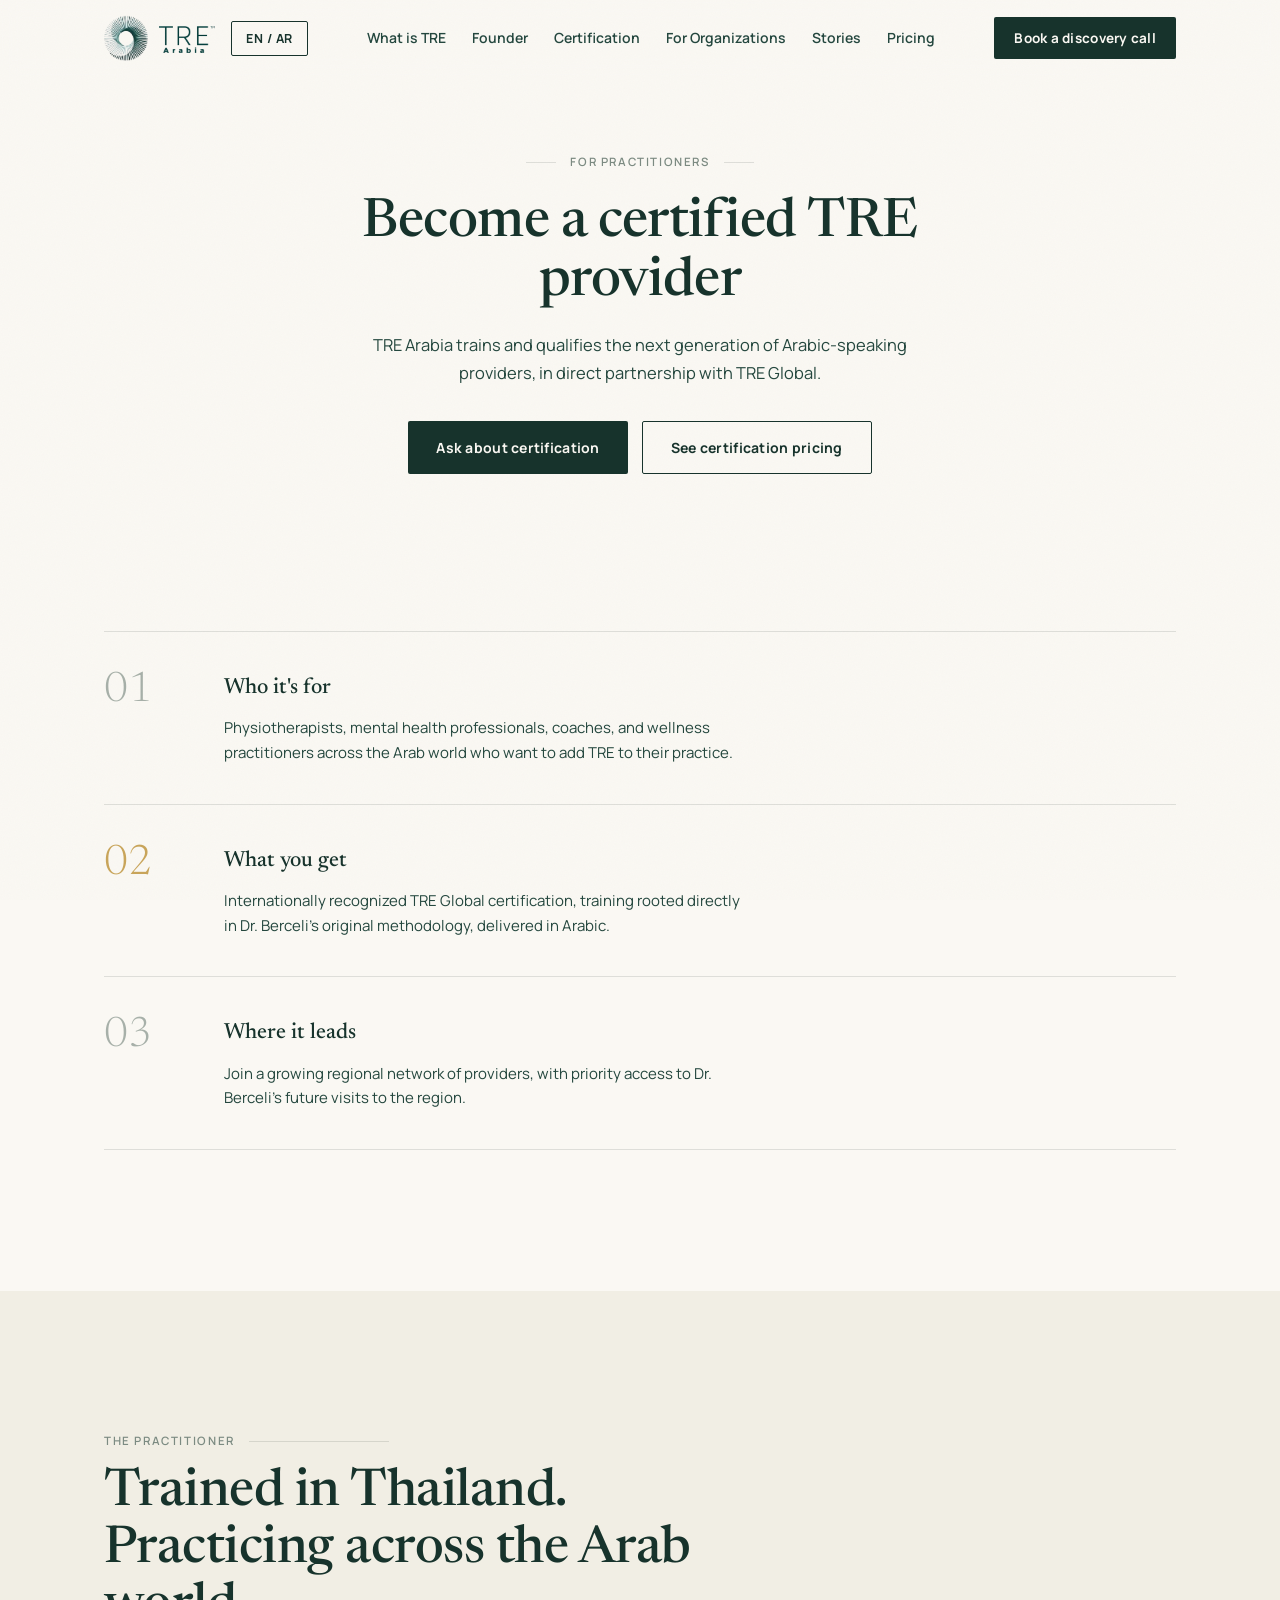
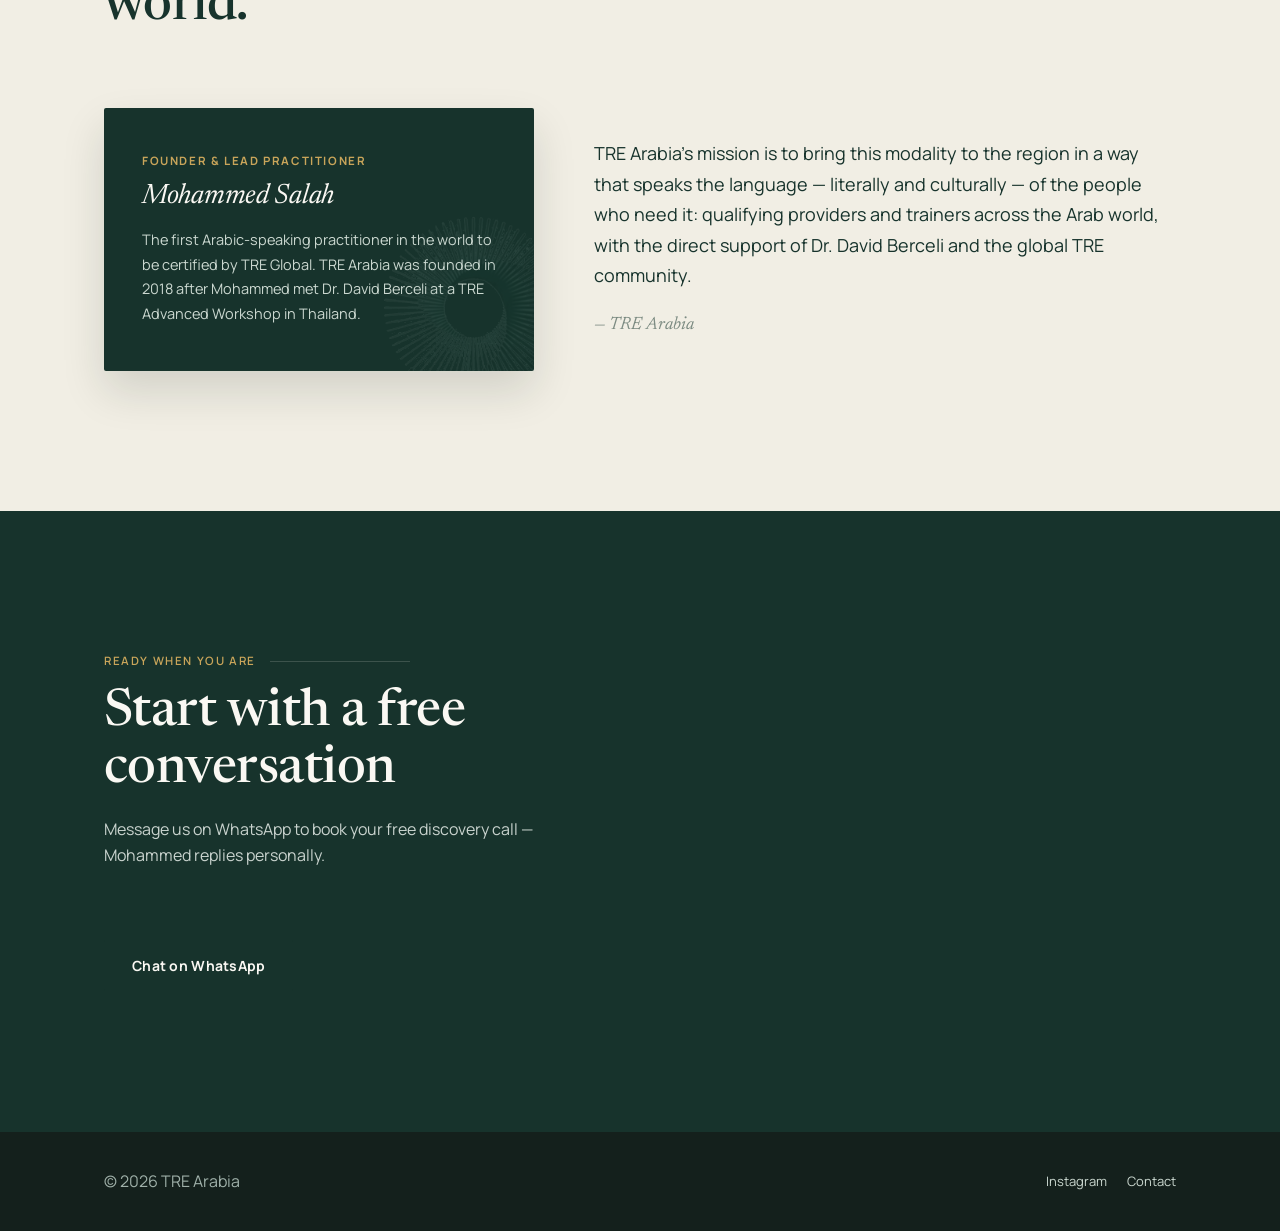
<file: for-practitioners.html>
<!DOCTYPE html>
<html lang="en" id="html-root">
<head>
<meta charset="UTF-8">
<meta name="viewport" content="width=device-width, initial-scale=1.0">
<title>Become a Certified TRE Provider — TRE Arabia</title>
<meta name="description" content="TRE Arabia trains and qualifies the next generation of Arabic-speaking providers, in direct partnership with TRE Global.">
<link rel="icon" href="logo.png">
<link rel="preconnect" href="https://fonts.googleapis.com">
<link href="https://fonts.googleapis.com/css2?family=Newsreader:ital,opsz,wght@0,6..72,300;0,6..72,400;0,6..72,500;0,6..72,600;1,6..72,400;1,6..72,500&family=Markazi+Text:wght@500;600;700&family=Manrope:wght@400;500;600;700;800&family=Cairo:wght@400;500;600;700;800&display=swap" rel="stylesheet">
<link rel="stylesheet" href="styles.css?v=12">
</head>
<body>

<div id="site-nav"></div>

<header class="page-head">
  <div class="wrap">
    <div class="eyebrow" data-en="For practitioners" data-ar="للممارسين">For practitioners</div>
    <h1 data-en="Become a certified TRE provider" data-ar="كن ممارسًا معتمدًا في TRE">Become a certified TRE provider</h1>
    <p class="lede" data-en="TRE Arabia trains and qualifies the next generation of Arabic-speaking providers, in direct partnership with TRE Global." data-ar="تُدرّب TRE أرابيا وتؤهّل الجيل القادم من الممارسين الناطقين بالعربية، بالتعاون المباشر مع TRE Global.">TRE Arabia trains and qualifies the next generation of Arabic-speaking providers, in direct partnership with TRE Global.</p>
    <div class="actions">
      <a class="btn btn-primary" href="https://wa.me/966568954047?text=Hi%2C%20I%27d%20like%20to%20book%20a%20free%20discovery%20call" data-href-en="https://wa.me/966568954047?text=Hi%2C%20I%27d%20like%20to%20book%20a%20free%20discovery%20call" data-href-ar="https://wa.me/966568954047?text=%D9%85%D8%B1%D8%AD%D8%A8%D9%8B%D8%A7%D8%8C%20%D8%A3%D8%B1%D8%BA%D8%A8%20%D9%81%D9%8A%20%D8%AD%D8%AC%D8%B2%20%D9%85%D9%83%D8%A7%D9%84%D9%85%D8%A9%20%D8%AA%D8%B9%D8%A7%D8%B1%D9%81%20%D9%85%D8%AC%D8%A7%D9%86%D9%8A%D8%A9" target="_blank" rel="noopener" data-en="Ask about certification" data-ar="استفسر عن الشهادة">Ask about certification</a>
      <a class="btn btn-ghost" href="pricing.html#certification" data-en="See certification pricing" data-ar="اطّلع على سعر الشهادة">See certification pricing</a>
    </div>
  </div>
</header>

<section id="certification">
  <div class="wrap">
    <div class="cert-grid reveal">
      <div class="cert-card">
        <div class="cert-icon">01</div>
        <h4 data-en="Who it's for" data-ar="لمن هذا التدريب">Who it's for</h4>
        <p data-en="Physiotherapists, mental health professionals, coaches, and wellness practitioners across the Arab world who want to add TRE to their practice." data-ar="أخصائيو العلاج الطبيعي، الصحة النفسية، المدرّبون، وممارسو العافية في العالم العربي الراغبون بإضافة TRE إلى ممارستهم.">Physiotherapists, mental health professionals, coaches, and wellness practitioners across the Arab world who want to add TRE to their practice.</p>
      </div>
      <div class="cert-card cert-card--featured">
        <div class="cert-icon">02</div>
        <h4 data-en="What you get" data-ar="ما ستحصل عليه">What you get</h4>
        <p data-en="Internationally recognized TRE Global certification, training rooted directly in Dr. Berceli's original methodology, delivered in Arabic." data-ar="شهادة TRE Global المعتمدة عالميًا، بتدريب متجذّر في منهجية الدكتور Berceli الأصلية، ومُقدّم باللغة العربية.">Internationally recognized TRE Global certification, training rooted directly in Dr. Berceli's original methodology, delivered in Arabic.</p>
      </div>
      <div class="cert-card">
        <div class="cert-icon">03</div>
        <h4 data-en="Where it leads" data-ar="إلى أين يقودك">Where it leads</h4>
        <p data-en="Join a growing regional network of providers, with priority access to Dr. Berceli's future visits to the region." data-ar="انضم إلى شبكة إقليمية متنامية من الممارسين، مع أولوية الوصول لزيارات الدكتور Berceli القادمة إلى المنطقة.">Join a growing regional network of providers, with priority access to Dr. Berceli's future visits to the region.</p>
      </div>
    </div>
  </div>
</section>

<section class="section-alt" id="founder">
  <div class="wrap">
    <div class="section-head reveal">
      <div class="eyebrow" data-en="The practitioner" data-ar="الممارس">The practitioner</div>
      <h2 data-en="Trained in Thailand. Practicing across the Arab world." data-ar="تدرّب في تايلاند. يمارس في العالم العربي.">Trained in Thailand. Practicing across the Arab world.</h2>
    </div>
    <div class="founder reveal">
      <div class="founder-card">
        <img class="mark" src="mark.webp" alt="" loading="lazy">
        <div class="role" data-en="Founder &amp; Lead Practitioner" data-ar="المؤسس والممارس الرئيسي">Founder &amp; Lead Practitioner</div>
        <h3>Mohammed Salah</h3>
        <p class="tag" data-en="The first Arabic-speaking practitioner in the world to be certified by TRE Global. TRE Arabia was founded in 2018 after Mohammed met Dr. David Berceli at a TRE Advanced Workshop in Thailand." data-ar="أول ممارس ناطق بالعربية في العالم يحصل على شهادة TRE Global. تأسست TRE أرابيا في 2018 بعد أن قابل محمد الدكتور David Berceli في ورشة تدريب متقدمة في تايلاند.">The first Arabic-speaking practitioner in the world to be certified by TRE Global. TRE Arabia was founded in 2018 after Mohammed met Dr. David Berceli at a TRE Advanced Workshop in Thailand.</p>
      </div>
      <div class="founder-quote">
        <p data-en="TRE Arabia's mission is to bring this modality to the region in a way that speaks the language — literally and culturally — of the people who need it: qualifying providers and trainers across the Arab world, with the direct support of Dr. David Berceli and the global TRE community." data-ar="رسالة TRE أرابيا هي جلب هذه الطريقة إلى المنطقة بلغة أهلها — حرفيًا وثقافيًا: تأهيل ممارسين ومدربين في العالم العربي، بدعم مباشر من الدكتور David Berceli ومجتمع TRE العالمي.">TRE Arabia's mission is to bring this modality to the region in a way that speaks the language — literally and culturally — of the people who need it: qualifying providers and trainers across the Arab world, with the direct support of Dr. David Berceli and the global TRE community.</p>
        <div class="signed" data-en="— TRE Arabia" data-ar="— TRE أرابيا">— TRE Arabia</div>
      </div>
    </div>
  </div>
</section>

<section class="contact" id="contact">
  <div class="wrap">
    <div class="section-head reveal">
      <div class="eyebrow" data-en="Ready when you are" data-ar="نحن جاهزون حين تكون جاهزًا">Ready when you are</div>
      <h2 data-en="Start with a free conversation" data-ar="ابدأ بمحادثة مجانية">Start with a free conversation</h2>
      <p data-en="Message us on WhatsApp to book your free discovery call — Mohammed replies personally." data-ar="راسلنا على واتساب لحجز مكالمة تعارفك المجانية — يرد محمد شخصيًا.">Message us on WhatsApp to book your free discovery call — Mohammed replies personally.</p>
    </div>
    <a class="btn btn-primary" href="https://wa.me/966568954047?text=Hi%2C%20I%27d%20like%20to%20book%20a%20free%20discovery%20call" data-href-en="https://wa.me/966568954047?text=Hi%2C%20I%27d%20like%20to%20book%20a%20free%20discovery%20call" data-href-ar="https://wa.me/966568954047?text=%D9%85%D8%B1%D8%AD%D8%A8%D9%8B%D8%A7%D8%8C%20%D8%A3%D8%B1%D8%BA%D8%A8%20%D9%81%D9%8A%20%D8%AD%D8%AC%D8%B2%20%D9%85%D9%83%D8%A7%D9%84%D9%85%D8%A9%20%D8%AA%D8%B9%D8%A7%D8%B1%D9%81%20%D9%85%D8%AC%D8%A7%D9%86%D9%8A%D8%A9" target="_blank" rel="noopener" data-en="Chat on WhatsApp" data-ar="تواصل على واتساب">Chat on WhatsApp</a>
  </div>
</section>

<div id="site-footer"></div>

<script src="script.js?v=10"></script>
</body>
</html>
</file>
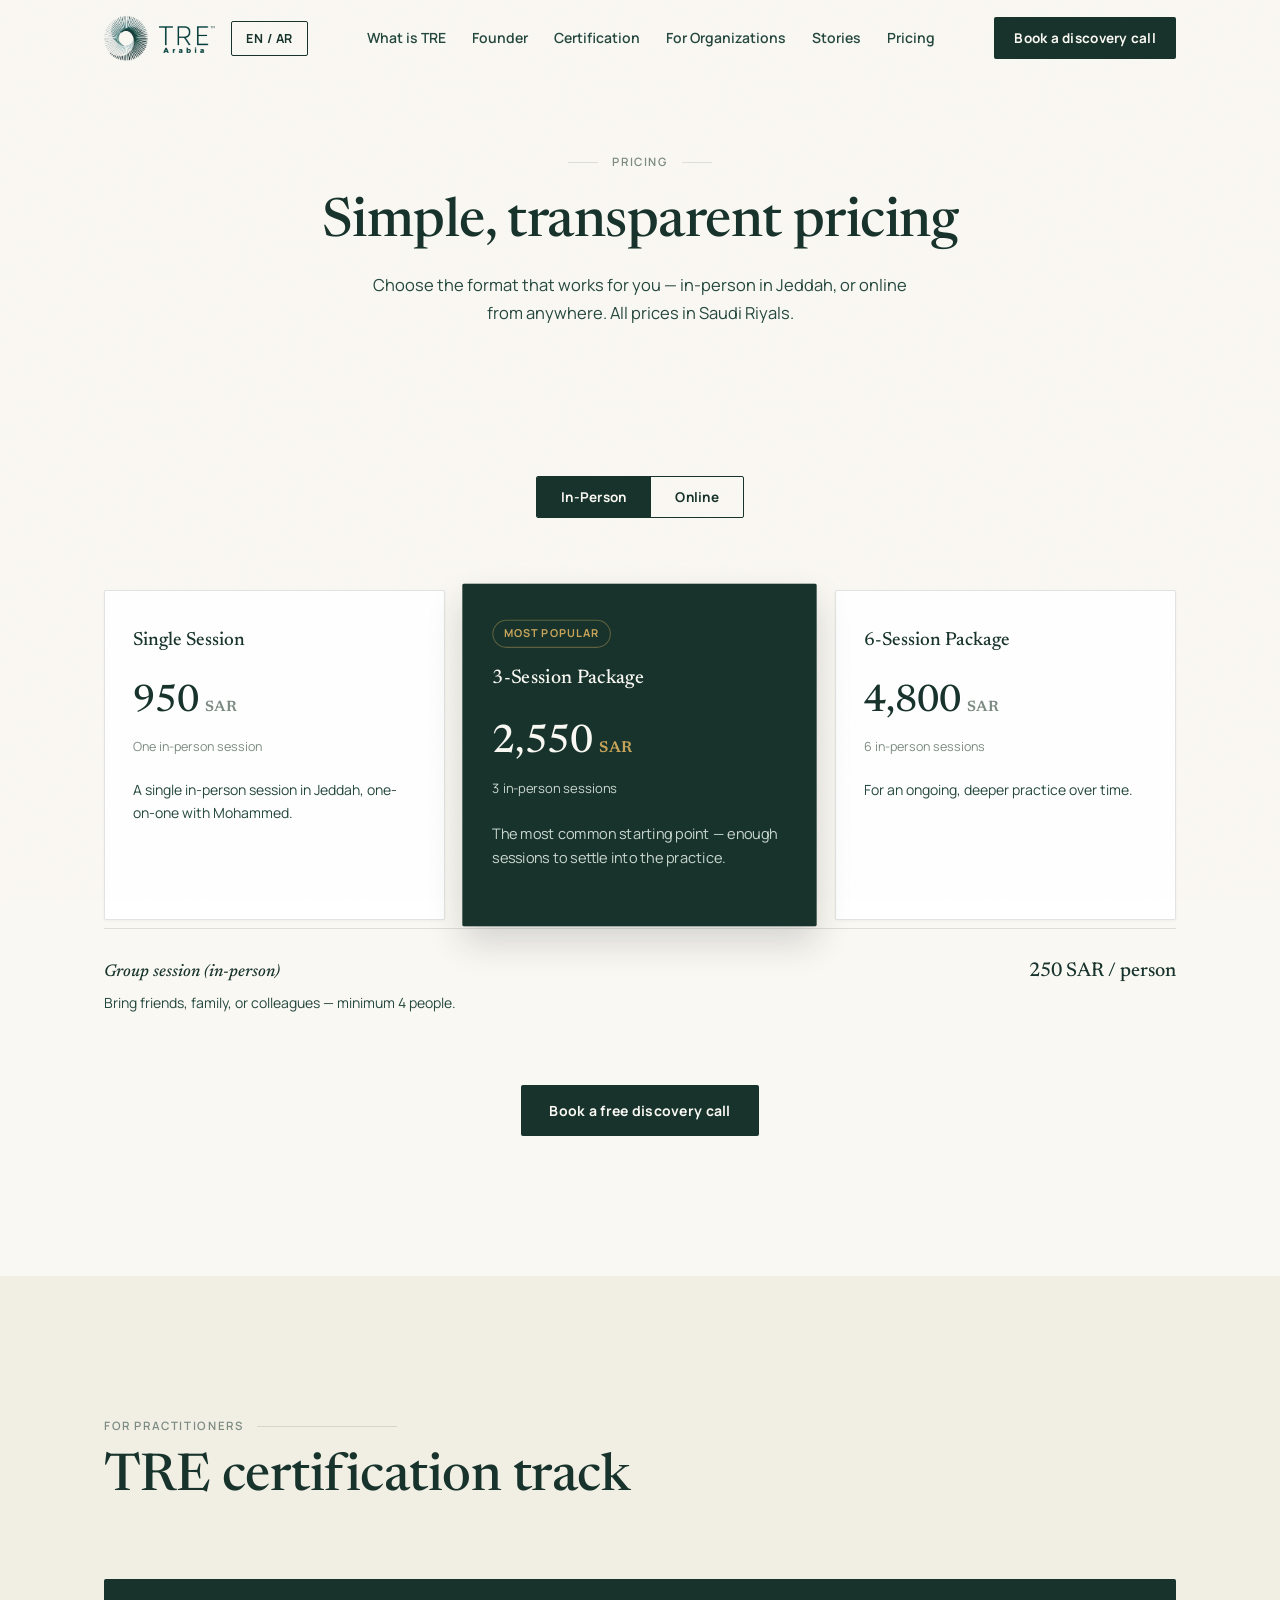
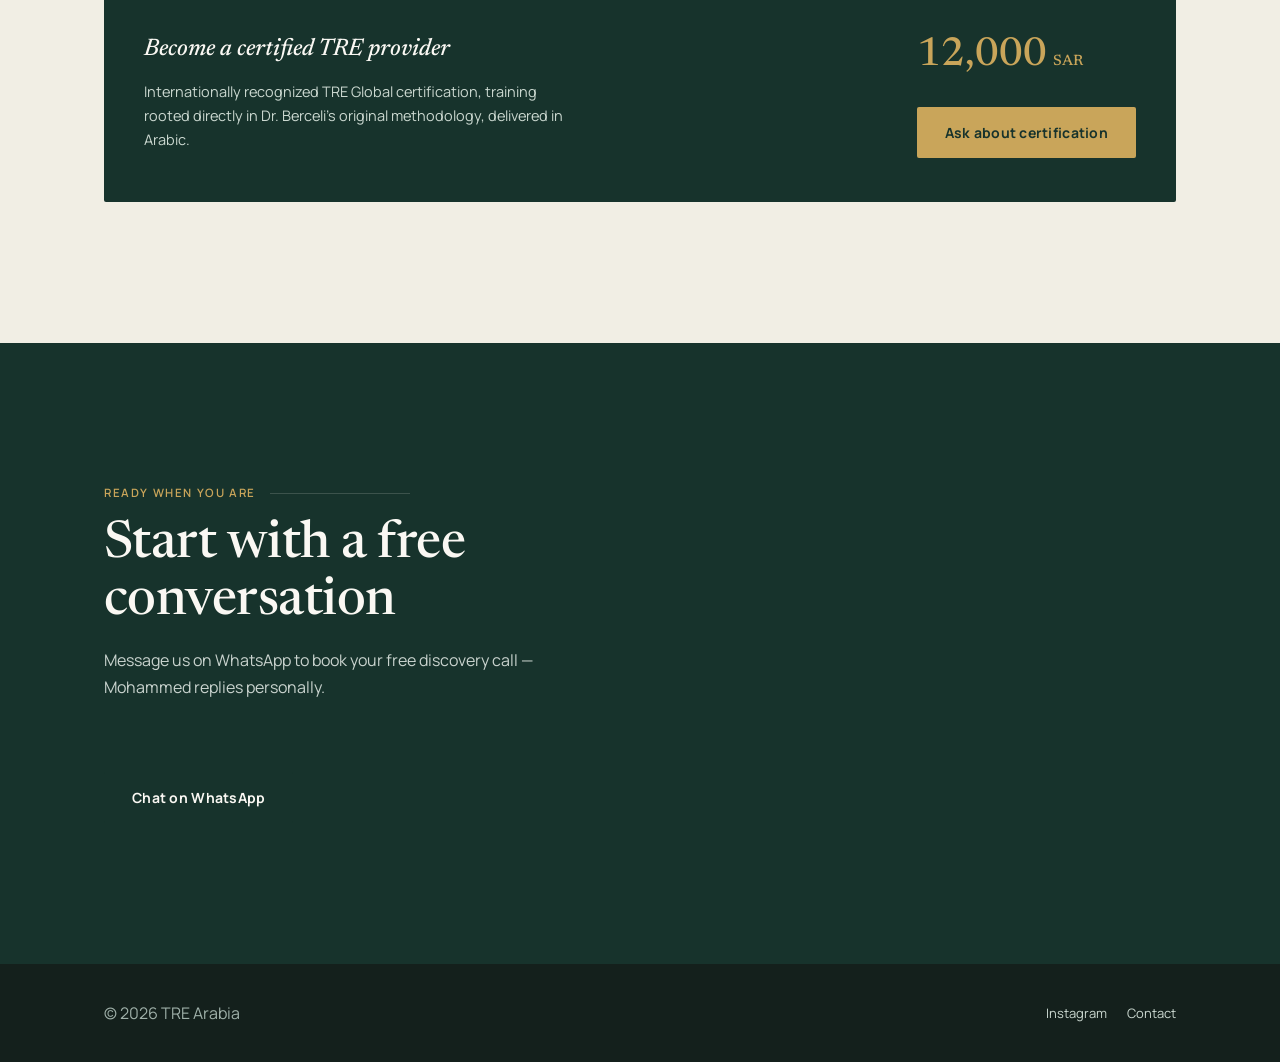
<file: pricing.html>
<!DOCTYPE html>
<html lang="en" id="html-root">
<head>
<meta charset="UTF-8">
<meta name="viewport" content="width=device-width, initial-scale=1.0">
<title>Pricing — TRE Arabia</title>
<meta name="description" content="TRE Arabia session and certification pricing — in-person in Jeddah or online, single sessions, packages, and group rates.">
<link rel="icon" href="logo.png">
<link rel="preconnect" href="https://fonts.googleapis.com">
<link href="https://fonts.googleapis.com/css2?family=Newsreader:ital,opsz,wght@0,6..72,300;0,6..72,400;0,6..72,500;0,6..72,600;1,6..72,400;1,6..72,500&family=Markazi+Text:wght@500;600;700&family=Manrope:wght@400;500;600;700;800&family=Cairo:wght@400;500;600;700;800&display=swap" rel="stylesheet">
<link rel="stylesheet" href="styles.css?v=12">
</head>
<body>

<div id="site-nav"></div>

<header class="page-head">
  <div class="wrap">
    <div class="eyebrow" data-en="Pricing" data-ar="الأسعار">Pricing</div>
    <h1 data-en="Simple, transparent pricing" data-ar="أسعار واضحة وبسيطة">Simple, transparent pricing</h1>
    <p class="lede" data-en="Choose the format that works for you — in-person in Jeddah, or online from anywhere. All prices in Saudi Riyals." data-ar="اختر الطريقة التي تناسبك — حضوريًا في جدة، أو عبر الإنترنت من أي مكان. جميع الأسعار بالريال السعودي.">Choose the format that works for you — in-person in Jeddah, or online from anywhere. All prices in Saudi Riyals.</p>
  </div>
</header>

<section id="group">
  <div class="wrap">
    <div class="section-head reveal" style="text-align:center; margin-left:auto; margin-right:auto;">
      <div class="mode-toggle" id="price-mode-toggle" role="group" aria-label="Session format">
        <button type="button" data-mode="in-person" class="is-active" data-en="In-Person" data-ar="حضوري">In-Person</button>
        <button type="button" data-mode="online" data-en="Online" data-ar="عبر الإنترنت">Online</button>
      </div>
    </div>

    <div class="reveal" data-mode-panel="in-person">
      <div class="pricing-grid">
        <div class="pricing-card">
          <h4 data-en="Single Session" data-ar="جلسة واحدة">Single Session</h4>
          <div class="price">950<span class="cur" data-en="SAR" data-ar="ر.س">SAR</span></div>
          <div class="price-note" data-en="One in-person session" data-ar="جلسة حضورية واحدة">One in-person session</div>
          <p class="desc" data-en="A single in-person session in Jeddah, one-on-one with Mohammed." data-ar="جلسة حضورية فردية واحدة في جدة مع محمد.">A single in-person session in Jeddah, one-on-one with Mohammed.</p>
        </div>
        <div class="pricing-card pricing-card--featured">
          <span class="badge" data-en="Most popular" data-ar="الأكثر طلبًا">Most popular</span>
          <h4 data-en="3-Session Package" data-ar="باقة 3 جلسات">3-Session Package</h4>
          <div class="price">2,550<span class="cur" data-en="SAR" data-ar="ر.س">SAR</span></div>
          <div class="price-note" data-en="3 in-person sessions" data-ar="3 جلسات حضورية">3 in-person sessions</div>
          <p class="desc" data-en="The most common starting point — enough sessions to settle into the practice." data-ar="نقطة البداية الأكثر شيوعًا — عدد جلسات كافٍ للاستقرار في الممارسة.">The most common starting point — enough sessions to settle into the practice.</p>
        </div>
        <div class="pricing-card">
          <h4 data-en="6-Session Package" data-ar="باقة 6 جلسات">6-Session Package</h4>
          <div class="price">4,800<span class="cur" data-en="SAR" data-ar="ر.س">SAR</span></div>
          <div class="price-note" data-en="6 in-person sessions" data-ar="6 جلسات حضورية">6 in-person sessions</div>
          <p class="desc" data-en="For an ongoing, deeper practice over time." data-ar="لممارسة مستمرة وأعمق مع الوقت.">For an ongoing, deeper practice over time.</p>
        </div>
      </div>
      <div class="pricing-group-note">
        <div>
          <h5 data-en="Group session (in-person)" data-ar="جلسة جماعية (حضوري)">Group session (in-person)</h5>
          <p data-en="Bring friends, family, or colleagues — minimum 4 people." data-ar="احضر مع أصدقائك أو عائلتك أو زملائك — بحد أدنى 4 أشخاص.">Bring friends, family, or colleagues — minimum 4 people.</p>
        </div>
        <div class="price">250<span class="cur" data-en=" SAR / person" data-ar=" ر.س / للشخص"> SAR / person</span></div>
      </div>
      <div class="cert-cta" style="text-align:center;">
        <a class="btn btn-primary" href="https://wa.me/966568954047?text=Hi%2C%20I%27d%20like%20to%20book%20a%20free%20discovery%20call" data-href-en="https://wa.me/966568954047?text=Hi%2C%20I%27d%20like%20to%20book%20a%20free%20discovery%20call" data-href-ar="https://wa.me/966568954047?text=%D9%85%D8%B1%D8%AD%D8%A8%D9%8B%D8%A7%D8%8C%20%D8%A3%D8%B1%D8%BA%D8%A8%20%D9%81%D9%8A%20%D8%AD%D8%AC%D8%B2%20%D9%85%D9%83%D8%A7%D9%84%D9%85%D8%A9%20%D8%AA%D8%B9%D8%A7%D8%B1%D9%81%20%D9%85%D8%AC%D8%A7%D9%86%D9%8A%D8%A9" target="_blank" rel="noopener" data-en="Book a free discovery call" data-ar="احجز مكالمة تعارف مجانية">Book a free discovery call</a>
      </div>
    </div>

    <div class="reveal" data-mode-panel="online" hidden>
      <div class="pricing-grid">
        <div class="pricing-card">
          <h4 data-en="Single Private Session" data-ar="جلسة خاصة واحدة">Single Private Session</h4>
          <div class="price">450<span class="cur" data-en="SAR" data-ar="ر.س">SAR</span></div>
          <div class="price-note" data-en="One online session" data-ar="جلسة واحدة عبر الإنترنت">One online session</div>
          <p class="desc" data-en="A single one-on-one session with Mohammed, online." data-ar="جلسة فردية واحدة مع محمد، عبر الإنترنت.">A single one-on-one session with Mohammed, online.</p>
        </div>
        <div class="pricing-card pricing-card--featured">
          <span class="badge" data-en="Most popular" data-ar="الأكثر طلبًا">Most popular</span>
          <h4 data-en="3-Session Package" data-ar="باقة 3 جلسات">3-Session Package</h4>
          <div class="price">1,200<span class="cur" data-en="SAR" data-ar="ر.س">SAR</span></div>
          <div class="price-note" data-en="3 online sessions" data-ar="3 جلسات عبر الإنترنت">3 online sessions</div>
          <p class="desc" data-en="The most common starting point — enough sessions to settle into the practice." data-ar="نقطة البداية الأكثر شيوعًا — عدد جلسات كافٍ للاستقرار في الممارسة.">The most common starting point — enough sessions to settle into the practice.</p>
        </div>
        <div class="pricing-card">
          <h4 data-en="6-Session Package" data-ar="باقة 6 جلسات">6-Session Package</h4>
          <div class="price">1,800<span class="cur" data-en="SAR" data-ar="ر.س">SAR</span></div>
          <div class="price-note" data-en="6 online sessions" data-ar="6 جلسات عبر الإنترنت">6 online sessions</div>
          <p class="desc" data-en="For an ongoing, deeper practice over time." data-ar="لممارسة مستمرة وأعمق مع الوقت.">For an ongoing, deeper practice over time.</p>
        </div>
      </div>
      <div class="pricing-group-note">
        <div>
          <h5 data-en="Group session (online)" data-ar="جلسة جماعية (عبر الإنترنت)">Group session (online)</h5>
          <p data-en="Bring friends, family, or colleagues — minimum 4 people." data-ar="احضر مع أصدقائك أو عائلتك أو زملائك — بحد أدنى 4 أشخاص.">Bring friends, family, or colleagues — minimum 4 people.</p>
        </div>
        <div class="price">95<span class="cur" data-en=" SAR / person" data-ar=" ر.س / للشخص"> SAR / person</span></div>
      </div>
      <div class="cert-cta" style="text-align:center;">
        <a class="btn btn-primary" href="https://wa.me/966568954047?text=Hi%2C%20I%27d%20like%20to%20book%20a%20free%20discovery%20call" data-href-en="https://wa.me/966568954047?text=Hi%2C%20I%27d%20like%20to%20book%20a%20free%20discovery%20call" data-href-ar="https://wa.me/966568954047?text=%D9%85%D8%B1%D8%AD%D8%A8%D9%8B%D8%A7%D8%8C%20%D8%A3%D8%B1%D8%BA%D8%A8%20%D9%81%D9%8A%20%D8%AD%D8%AC%D8%B2%20%D9%85%D9%83%D8%A7%D9%84%D9%85%D8%A9%20%D8%AA%D8%B9%D8%A7%D8%B1%D9%81%20%D9%85%D8%AC%D8%A7%D9%86%D9%8A%D8%A9" target="_blank" rel="noopener" data-en="Book a free discovery call" data-ar="احجز مكالمة تعارف مجانية">Book a free discovery call</a>
      </div>
    </div>
  </div>
</section>

<section class="section-alt" id="certification">
  <div class="wrap">
    <div class="section-head reveal">
      <div class="eyebrow" data-en="For practitioners" data-ar="للممارسين">For practitioners</div>
      <h2 data-en="TRE certification track" data-ar="مسار شهادة TRE">TRE certification track</h2>
    </div>
    <div class="cert-price-block reveal">
      <div>
        <h4 data-en="Become a certified TRE provider" data-ar="كن ممارسًا معتمدًا في TRE">Become a certified TRE provider</h4>
        <p data-en="Internationally recognized TRE Global certification, training rooted directly in Dr. Berceli's original methodology, delivered in Arabic." data-ar="شهادة TRE Global المعتمدة عالميًا، بتدريب متجذّر في منهجية الدكتور Berceli الأصلية، ومُقدّم باللغة العربية.">Internationally recognized TRE Global certification, training rooted directly in Dr. Berceli's original methodology, delivered in Arabic.</p>
      </div>
      <div>
        <div class="price">12,000<span class="cur" data-en="SAR" data-ar="ر.س">SAR</span></div>
        <div style="margin-top:18px;">
          <a class="btn btn-primary" href="https://wa.me/966568954047?text=Hi%2C%20I%27d%20like%20to%20book%20a%20free%20discovery%20call" data-href-en="https://wa.me/966568954047?text=Hi%2C%20I%27d%20like%20to%20book%20a%20free%20discovery%20call" data-href-ar="https://wa.me/966568954047?text=%D9%85%D8%B1%D8%AD%D8%A8%D9%8B%D8%A7%D8%8C%20%D8%A3%D8%B1%D8%BA%D8%A8%20%D9%81%D9%8A%20%D8%AD%D8%AC%D8%B2%20%D9%85%D9%83%D8%A7%D9%84%D9%85%D8%A9%20%D8%AA%D8%B9%D8%A7%D8%B1%D9%81%20%D9%85%D8%AC%D8%A7%D9%86%D9%8A%D8%A9" target="_blank" rel="noopener" data-en="Ask about certification" data-ar="استفسر عن الشهادة">Ask about certification</a>
        </div>
      </div>
    </div>
  </div>
</section>

<section class="contact" id="contact">
  <div class="wrap">
    <div class="section-head reveal">
      <div class="eyebrow" data-en="Ready when you are" data-ar="نحن جاهزون حين تكون جاهزًا">Ready when you are</div>
      <h2 data-en="Start with a free conversation" data-ar="ابدأ بمحادثة مجانية">Start with a free conversation</h2>
      <p data-en="Message us on WhatsApp to book your free discovery call — Mohammed replies personally." data-ar="راسلنا على واتساب لحجز مكالمة تعارفك المجانية — يرد محمد شخصيًا.">Message us on WhatsApp to book your free discovery call — Mohammed replies personally.</p>
    </div>
    <a class="btn btn-primary" href="https://wa.me/966568954047?text=Hi%2C%20I%27d%20like%20to%20book%20a%20free%20discovery%20call" data-href-en="https://wa.me/966568954047?text=Hi%2C%20I%27d%20like%20to%20book%20a%20free%20discovery%20call" data-href-ar="https://wa.me/966568954047?text=%D9%85%D8%B1%D8%AD%D8%A8%D9%8B%D8%A7%D8%8C%20%D8%A3%D8%B1%D8%BA%D8%A8%20%D9%81%D9%8A%20%D8%AD%D8%AC%D8%B2%20%D9%85%D9%83%D8%A7%D9%84%D9%85%D8%A9%20%D8%AA%D8%B9%D8%A7%D8%B1%D9%81%20%D9%85%D8%AC%D8%A7%D9%86%D9%8A%D8%A9" target="_blank" rel="noopener" data-en="Chat on WhatsApp" data-ar="تواصل على واتساب">Chat on WhatsApp</a>
  </div>
</section>

<div id="site-footer"></div>

<script src="script.js?v=10"></script>
</body>
</html>
</file>
<file: styles.css>
/* ============================================================
   TRE ARABIA — Design tokens
   Editorial, restrained, quiet-luxury: deep teal, warm cream,
   muted brass used sparingly. Newsreader carries the display
   register; Manrope/Cairo carry text. Hairlines, not boxes.
   ============================================================ */
:root{
  --teal-deep:   #17332C;
  --teal-mid:    #24473E;
  --sage:        #7C8B82;
  --cream:       #FAF8F3;
  --cream-dim:   #F1EEE4;
  --ink:         #14201C;
  --brass:       #C9A55A;
  --line:        rgba(20,32,28,.12);

  --serif: 'Newsreader', 'Iowan Old Style', Georgia, serif;
  --sans: 'Manrope', -apple-system, 'Segoe UI', sans-serif;

  --maxw: 1120px;
  --ease: cubic-bezier(.16,1,.3,1);
}

*{ box-sizing:border-box; margin:0; padding:0; }
html{ scroll-behavior:smooth; }
section[id], header[id]{ scroll-margin-top:84px; }
@media (max-width:760px){ section[id], header[id]{ scroll-margin-top:64px; } }
body{
  background:var(--cream);
  color:var(--ink);
  font-family:var(--sans);
  font-weight:400;
  line-height:1.65;
  -webkit-font-smoothing:antialiased;
  transition:background .3s var(--ease);
}

/* ---------- ARABIC / RTL ---------- */
body.lang-ar{ font-family:'Cairo', var(--sans); }
body.lang-ar h1, body.lang-ar h2, body.lang-ar h3{ font-family:'Markazi Text', 'Cairo', var(--serif); font-weight:700; font-style:normal; }
body.lang-ar [dir="rtl-auto"], body.lang-ar{ direction:rtl; }
body.lang-ar .nav-links, body.lang-ar .hero-actions, body.lang-ar .hero-stats,
body.lang-ar .foot-links{ direction:rtl; }
body.lang-ar .step, body.lang-ar .founder-quote{ text-align:right; }

/* ---------- SCROLL REVEAL ---------- */
.reveal{ opacity:0; transform:translateY(18px); transition:opacity .8s var(--ease), transform .8s var(--ease); }
.reveal.in-view{ opacity:1; transform:translateY(0); }
img{ max-width:100%; display:block; }
a{ color:inherit; text-decoration:none; }
.wrap{ max-width:var(--maxw); margin:0 auto; padding:0 24px; }

h1,h2,h3{ font-family:var(--serif); font-weight:500; letter-spacing:-.01em; color:var(--teal-deep); line-height:1.1; }
.eyebrow{
  display:flex; align-items:center; gap:14px;
  font-family:var(--sans); font-size:11.5px; letter-spacing:.14em; text-transform:uppercase;
  color:var(--sage); font-weight:600;
}

/* focus visibility */
a:focus-visible, button:focus-visible{ outline:2px solid var(--brass); outline-offset:3px; }

@media (prefers-reduced-motion: reduce){
  *{ animation-duration:.001ms !important; animation-iteration-count:1 !important; transition-duration:.001ms !important; }
}

/* ---------- GRAIN TEXTURE ---------- */
body::before{
  content:''; position:fixed; inset:0; z-index:2147483647; pointer-events:none;
  opacity:.03; mix-blend-mode:multiply;
  background-image:url("data:image/svg+xml,%3Csvg xmlns='http://www.w3.org/2000/svg' width='160' height='160'%3E%3Cfilter id='n'%3E%3CfeTurbulence type='fractalNoise' baseFrequency='0.85' numOctaves='2' stitchTiles='stitch'/%3E%3C/filter%3E%3Crect width='100%25' height='100%25' filter='url(%23n)'/%3E%3C/svg%3E");
  background-size:160px 160px;
}

/* ---------- RECURRING SPIRAL WATERMARK ---------- */
.section-mark{
  position:absolute; width:280px; opacity:.045; pointer-events:none;
  animation:hero-spin 90s linear infinite;
}

/* ============================================================
   NAV (loaded from partials/nav.html — min-height avoids a layout
   jump while the fetch resolves)
   ============================================================ */
#site-nav{ min-height:76px; }
.nav{
  position:sticky; top:0; z-index:50;
  background:rgba(250,248,243,.92); backdrop-filter:blur(8px);
  border-bottom:1px solid transparent;
  box-shadow:0 0 0 rgba(20,32,28,0);
  transition:box-shadow .3s var(--ease), border-color .3s var(--ease);
}
.nav.is-scrolled{ border-bottom-color:var(--line); box-shadow:0 6px 20px rgba(20,32,28,.06); }
.nav .wrap{
  display:flex; align-items:center; justify-content:space-between; height:76px;
  transition:height .35s var(--ease);
}
.nav.is-scrolled .wrap{ height:58px; }
.nav-left{ display:flex; align-items:center; gap:16px; }
.nav-brand{ display:flex; align-items:center; gap:11px; }
.nav-mark{ height:46px; width:auto; transition:height .35s var(--ease); }
.nav-wordmark{ height:27px; width:auto; margin-top:2px; transition:height .35s var(--ease); }
.nav.is-scrolled .nav-mark{ height:36px; }
.nav.is-scrolled .nav-wordmark{ height:21px; }
.lang-toggle{
  background:none; border:1px solid var(--teal-deep); color:var(--teal-deep);
  font-family:var(--sans); font-size:12.5px; font-weight:700; letter-spacing:.04em;
  padding:8px 14px; border-radius:2px; cursor:pointer; transition:all .2s var(--ease);
}
.lang-toggle:hover{ background:var(--teal-deep); color:var(--cream); }
.nav-links{ display:flex; gap:26px; font-size:14px; font-weight:600; color:var(--teal-mid); }
.nav-links a{ position:relative; padding:4px 0; }
.nav-links a::after{
  content:''; position:absolute; left:0; right:0; bottom:-2px; height:1px; background:var(--brass);
  transform:scaleX(0); transition:transform .25s var(--ease);
}
.nav-links a:hover::after{ transform:scaleX(1); }
.nav-cta{
  background:var(--teal-deep); color:var(--cream); padding:10px 20px; border-radius:2px;
  font-size:13.5px; font-weight:700; letter-spacing:.02em; white-space:nowrap;
  transition:background .2s var(--ease);
}
.nav-cta:hover{ background:var(--teal-mid); }
.nav-toggle{
  display:none; flex-direction:column; justify-content:center; align-items:center; gap:5px;
  width:34px; height:34px; padding:0; border:none; background:none; cursor:pointer; flex-shrink:0;
}
.nav-toggle span{
  display:block; width:22px; height:1px; background:var(--teal-deep); border-radius:1px;
  transition:transform .25s var(--ease), opacity .25s var(--ease);
}
.nav-toggle[aria-expanded="true"] span:nth-child(1){ transform:translateY(7px) rotate(45deg); }
.nav-toggle[aria-expanded="true"] span:nth-child(2){ opacity:0; }
.nav-toggle[aria-expanded="true"] span:nth-child(3){ transform:translateY(-7px) rotate(-45deg); }
@media (max-width:1000px){
  .nav-toggle{ display:flex; }
  .nav-links{
    display:flex; flex-direction:column; gap:0;
    position:absolute; top:100%; left:0; right:0;
    background:var(--cream); border-bottom:1px solid var(--line);
    box-shadow:0 12px 24px rgba(20,32,28,.08);
    max-height:0; overflow:hidden; opacity:0; padding:0 24px;
    transition:max-height .3s var(--ease), opacity .2s var(--ease);
  }
  .nav-links.open{ max-height:360px; opacity:1; padding:8px 24px 18px; }
  .nav-links a{ padding:13px 0; border-bottom:1px solid var(--line); }
  .nav-links a:last-child{ border-bottom:none; }
  .nav-links a::after{ display:none; }
  .nav .wrap{ position:relative; }
}
@media (max-width:760px){
  .nav .wrap{ gap:10px; }
  .nav-mark{ height:30px; }
  .nav-wordmark{ height:17px; }
  .lang-toggle{ padding:7px 10px; font-size:11px; }
  .nav-cta{ padding:9px 12px; font-size:12px; }
  .nav-left{ gap:8px; }
}


/* ============================================================
   HERO — the signature moment: the spiral, breathing
   ============================================================ */
.hero{
  position:relative; overflow:hidden;
  padding:128px 0 104px;
  background:
    radial-gradient(ellipse 900px 500px at 78% 20%, rgba(23,51,44,.06), transparent 60%),
    var(--cream);
}
.hero-single{ display:flex; justify-content:center; }
.hero-content{ max-width:640px; text-align:center; }
.hero-eyebrow{
  justify-content:center; margin-bottom:26px;
  opacity:0; animation:hero-fade-up .8s .05s var(--ease) forwards;
}
.hero-eyebrow::before, .hero-eyebrow::after{ content:''; width:30px; height:1px; background:var(--line); }
.hero-lockup-wrap{
  position:relative; width:100%; max-width:480px; margin:0 auto 30px;
  opacity:0; animation:hero-fade-up .9s .15s var(--ease) forwards;
}
.hero-lockup{
  width:100%; display:block; position:relative; z-index:2;
  animation:hero-settle 1.4s .95s var(--ease) both;
}
/* The tremor: TRE's own mechanism, played once on arrival — a small
   involuntary shake that decays into stillness as the page settles,
   the same way the practice itself works. */
@keyframes hero-settle{
  0%   { transform:translate(0,0) rotate(0deg); }
  8%   { transform:translate(-3.4px,1px) rotate(-.55deg); }
  17%  { transform:translate(3px,-.9px) rotate(.48deg); }
  27%  { transform:translate(-2.2px,.7px) rotate(-.36deg); }
  38%  { transform:translate(1.5px,-.5px) rotate(.24deg); }
  50%  { transform:translate(-.9px,.3px) rotate(-.15deg); }
  63%  { transform:translate(.5px,-.15px) rotate(.08deg); }
  77%  { transform:translate(-.2px,.05px) rotate(-.03deg); }
  100% { transform:translate(0,0) rotate(0deg); }
}
.hero-glow{
  position:absolute; inset:8% 18%; z-index:1; border-radius:50%; pointer-events:none;
  background:radial-gradient(circle, rgba(23,51,44,.16) 0%, rgba(23,51,44,.05) 45%, transparent 72%);
  animation:hero-breathe 5.5s ease-in-out infinite;
}
.hero-ring{
  position:absolute; inset:12% 22%; z-index:1; border-radius:50%; pointer-events:none;
  border:1px solid rgba(201,165,90,.28);
  animation:hero-breathe 5.5s ease-in-out infinite, hero-spin 60s linear infinite;
}
@keyframes hero-breathe{
  0%,100%{ transform:scale(.94); opacity:.55; }
  50%{ transform:scale(1.05); opacity:1; }
}
@keyframes hero-spin{ to{ transform:rotate(360deg); } }
@keyframes hero-fade-up{ from{ opacity:0; transform:translateY(14px); } to{ opacity:1; transform:translateY(0); } }
.sr-only{ position:absolute; width:1px; height:1px; overflow:hidden; clip:rect(0,0,0,0); white-space:nowrap; }
.hero p.lede{
  margin:0 auto; max-width:460px; font-size:17px; color:var(--teal-mid); line-height:1.7;
  opacity:0; animation:hero-fade-up .9s .3s var(--ease) forwards;
}
.hero-actions{
  margin-top:36px; display:flex; gap:14px; flex-wrap:wrap; justify-content:center;
  opacity:0; animation:hero-fade-up .9s .42s var(--ease) forwards;
}
.btn{
  display:inline-flex; align-items:center; gap:8px;
  padding:14px 28px; border-radius:2px; font-weight:700; font-size:14px;
  letter-spacing:.02em; transition:transform .25s var(--ease), background .25s var(--ease), box-shadow .25s var(--ease);
}
.btn-primary{ background:var(--teal-deep); color:var(--cream); }
.btn-primary:hover{ background:var(--teal-mid); transform:translateY(-1px); box-shadow:0 8px 18px rgba(23,51,44,.18); }
.btn-primary:active{ transform:translateY(0); box-shadow:none; }
.btn-ghost{ border:1px solid var(--teal-deep); color:var(--teal-deep); }
.btn-ghost:hover{ background:var(--teal-deep); color:var(--cream); }
.btn-ghost:active{ transform:translateY(0); }

.hero-stats{
  display:flex; gap:38px; margin-top:52px; justify-content:center;
  opacity:0; animation:hero-fade-up .9s .54s var(--ease) forwards;
}
.hero-stats div{ border-inline-start:1px solid var(--line); padding-inline-start:16px; text-align:start; }
.hero-stats .n{ font-family:var(--serif); font-size:27px; color:var(--teal-deep); font-weight:500; }
.hero-stats .l{ font-size:11px; letter-spacing:.06em; text-transform:uppercase; color:var(--sage); margin-top:3px; }
@media (max-width:480px){
  .hero-stats{ gap:14px; }
  .hero-stats div{ flex:1; min-width:0; padding-inline-start:12px; }
  .hero-stats .n{ font-size:21px; }
  .hero-stats .l{ font-size:9.5px; letter-spacing:.04em; }
}



/* ============================================================
   PAGE HEAD — lean header for standalone persona/pricing pages
   (same restrained language as the homepage hero, without the
   lockup image or stats row)
   ============================================================ */
.page-head{ padding:76px 0 8px; text-align:center; }
.page-head .wrap{ max-width:720px; }
.page-head .eyebrow{ justify-content:center; margin-bottom:22px; }
.page-head .eyebrow::before, .page-head .eyebrow::after{ content:''; width:30px; height:1px; background:var(--line); }
.page-head h1{ font-size:clamp(34px,5vw,54px); }
.page-head p.lede{ margin:18px auto 0; max-width:540px; font-size:16.5px; color:var(--teal-mid); line-height:1.7; }
.page-head .actions{ margin-top:34px; display:flex; gap:14px; justify-content:center; flex-wrap:wrap; }

/* ============================================================
   SECTION SCAFFOLD
   ============================================================ */
section{ padding:clamp(72px, 11vw, 148px) 0; }
.section-alt{ background:var(--cream-dim); }
.section-head{ max-width:620px; margin-bottom:clamp(44px, 6vw, 72px); }
.section-head .eyebrow::after{ content:''; flex:1; height:1px; background:var(--line); max-width:140px; }
.section-head h2{ font-size:clamp(32px,4.2vw,52px); margin-top:14px; }
.section-head p{ color:var(--teal-mid); margin-top:16px; font-size:16px; max-width:480px; }

/* ============================================================
   WHO IT'S FOR — audience router, hairline rows ending in a link
   ============================================================ */
.persona-list{ display:flex; flex-direction:column; border-top:1px solid var(--line); margin-top:8px; }
.persona-card{
  display:flex; align-items:center; justify-content:space-between; gap:28px;
  padding:30px 0; border-bottom:1px solid var(--line);
  padding-inline-start:0; transition:padding-inline-start .35s var(--ease);
}
.persona-card:hover{ padding-inline-start:14px; }
.persona-card-text h4{ font-family:var(--serif); font-weight:500; font-size:20px; color:var(--teal-deep); margin-bottom:6px; }
.persona-card-text p{ font-size:14.5px; color:var(--teal-mid); max-width:520px; }
.persona-card-link{
  font-size:13px; font-weight:700; letter-spacing:.02em; color:var(--teal-deep);
  white-space:nowrap; display:inline-flex; align-items:center; gap:6px; flex-shrink:0;
}
.persona-card-link .arrow{ display:inline-block; transition:transform .25s var(--ease); }
.persona-card:hover .persona-card-link .arrow{ transform:translateX(4px); }
body.lang-ar .persona-card:hover .persona-card-link .arrow{ transform:translateX(-4px) scaleX(-1); }
body.lang-ar .persona-card-link .arrow{ display:inline-block; transform:scaleX(-1); }
@media (max-width:640px){
  .persona-card{ flex-direction:column; align-items:flex-start; gap:12px; }
}

/* ============================================================
   WHAT IS TRE
   ============================================================ */
.tre-grid{ display:grid; grid-template-columns:1fr 1fr; gap:64px; align-items:start; }
.tre-grid p{ font-size:16px; color:var(--ink); margin-bottom:18px; }
.tre-grid > div:first-child p:first-of-type{
  font-family:var(--serif); font-style:italic; font-weight:400;
  font-size:20px; color:var(--teal-deep); line-height:1.55;
}
.benefit-list{ list-style:none; margin-top:8px; border-top:1px solid var(--line); }
.benefit-list li{
  font-size:15px; color:var(--teal-mid); padding:15px 0; border-bottom:1px solid var(--line);
}
@media (max-width:760px){ .tre-grid{ grid-template-columns:1fr; gap:40px; } }

/* ============================================================
   FOUNDER
   ============================================================ */
.founder{ display:grid; grid-template-columns:.85fr 1.15fr; gap:60px; align-items:center; }
.founder-card{
  background:var(--teal-deep); border-radius:2px; padding:44px 38px; color:var(--cream);
  position:relative; overflow:hidden; box-shadow:0 20px 44px rgba(20,32,28,.14);
}
.founder-card .mark{ position:absolute; right:-30px; bottom:-30px; width:180px; opacity:.08; }
.founder-card .role{ font-size:11.5px; letter-spacing:.14em; text-transform:uppercase; color:var(--brass); font-weight:700; }
.founder-card h3{ color:var(--cream); font-size:28px; font-style:italic; font-weight:400; margin-top:10px; }
.founder-card .tag{ margin-top:16px; font-size:14.5px; color:#CBD8D0; line-height:1.7; }
.founder-quote{ font-size:18px; color:var(--teal-deep); }
.founder-quote p{ margin-bottom:20px; line-height:1.7; }
.founder-quote .signed{ font-family:var(--serif); font-style:italic; color:var(--sage); margin-top:10px; }
@media (max-width:860px){ .founder{ grid-template-columns:1fr; } }

/* ============================================================
   HOW IT WORKS — editorial numbered list, not a card grid
   ============================================================ */
.steps{ display:flex; flex-direction:column; border-top:1px solid var(--line); margin-top:8px; }
.step{
  display:grid; grid-template-columns:88px 1fr; grid-template-rows:auto auto; gap:0 32px; align-items:start;
  padding:38px 0; border-bottom:1px solid var(--line);
  padding-inline-start:0; transition:padding-inline-start .35s var(--ease);
}
.step:hover{ padding-inline-start:14px; }
.step .num{
  grid-column:1; grid-row:1 / span 2;
  font-family:var(--serif); font-size:42px; font-weight:300; color:var(--sage); opacity:.65; line-height:1;
}
.step h4{ grid-column:2; grid-row:1; font-family:var(--serif); font-weight:500; font-size:22px; color:var(--teal-deep); margin-bottom:10px; }
.step p{ grid-column:2; grid-row:2; font-size:15px; color:var(--teal-mid); max-width:460px; }
@media (max-width:640px){
  .step{ grid-template-columns:52px 1fr; gap:0 18px; padding:28px 0; }
  .step .num{ font-size:30px; }
}

/* ============================================================
   TESTIMONIALS — stacked editorial pull-quotes
   ============================================================ */
#testimonials{ position:relative; overflow:hidden; }
#testimonials .section-mark{ top:-60px; right:-60px; }
.testi-grid{ display:flex; flex-direction:column; border-top:1px solid var(--line); margin-top:8px; }
.testi{
  padding:52px 0; border-bottom:1px solid var(--line);
  display:flex; flex-direction:column; gap:18px;
}
.testi p{
  font-family:var(--serif); font-style:italic; font-weight:400;
  font-size:22px; line-height:1.65; color:var(--teal-deep); max-width:760px;
}
.testi.rtl p{
  font-family:'Markazi Text', 'Cairo', serif; font-style:normal; font-weight:500;
  direction:rtl; text-align:right; font-size:27px; margin-inline-start:auto;
}
.testi .attrib{ font-size:11.5px; letter-spacing:.08em; text-transform:uppercase; color:var(--sage); font-weight:600; }

/* ============================================================
   QUIZ — Is TRE right for you?
   ============================================================ */
.quiz-card{
  max-width:560px; margin:0 auto; background:#fff; border:1px solid var(--line);
  border-radius:2px; padding:48px 44px; text-align:center;
}
.quiz-progress{ display:flex; justify-content:center; gap:8px; margin-bottom:28px; }
.quiz-dot{ width:6px; height:6px; border-radius:50%; background:var(--line); transition:background .25s var(--ease); }
.quiz-dot.is-active{ background:var(--brass); }
.quiz-dot.is-done{ background:var(--teal-deep); }
.quiz-num{ font-family:var(--serif); font-size:26px; color:var(--brass); font-style:italic; font-weight:400; margin-bottom:12px; }
.quiz-question h4, .quiz-result h4{
  font-family:var(--serif); font-weight:500; font-size:22px; color:var(--teal-deep); line-height:1.4; margin-bottom:26px;
}
.quiz-answers{ display:flex; gap:14px; justify-content:center; }
.quiz-answer{
  flex:1; max-width:150px; padding:12px 20px; border-radius:2px; border:1px solid var(--teal-deep);
  background:none; color:var(--teal-deep); font-family:var(--sans); font-weight:700; font-size:14px;
  cursor:pointer; transition:all .2s var(--ease);
}
.quiz-answer:hover{ background:var(--teal-deep); color:var(--cream); }
.quiz-answer:active{ transform:scale(.97); }
.quiz-result p{ font-size:15px; color:var(--teal-mid); margin-bottom:26px; }
.quiz-result .btn{ margin-bottom:16px; }
.quiz-restart{
  display:block; margin:0 auto; background:none; border:none; color:var(--sage);
  font-family:var(--sans); font-size:13px; font-weight:600; text-decoration:underline;
  cursor:pointer; padding:4px;
}
.quiz-restart:hover{ color:var(--teal-deep); }
@media (max-width:520px){
  .quiz-card{ padding:36px 24px; }
  .quiz-answers{ flex-direction:column; align-items:stretch; }
  .quiz-answer{ max-width:none; }
}

/* ============================================================
   CERTIFICATION — same editorial list language as "how it works"
   ============================================================ */
.cert-grid{ display:flex; flex-direction:column; border-top:1px solid var(--line); margin-top:8px; }
.cert-card{
  display:grid; grid-template-columns:88px 1fr; grid-template-rows:auto auto; gap:0 32px; align-items:start;
  padding:38px 0; border-bottom:1px solid var(--line);
  padding-inline-start:0; transition:padding-inline-start .35s var(--ease); position:relative;
}
.cert-card:hover{ padding-inline-start:14px; }
.cert-icon{
  grid-column:1; grid-row:1 / span 2;
  font-family:var(--serif); font-weight:300; font-size:42px; color:var(--sage); opacity:.65; line-height:1;
}
.cert-card h4{ grid-column:2; grid-row:1; font-family:var(--serif); font-weight:500; font-size:22px; color:var(--teal-deep); margin-bottom:10px; }
.cert-card p{ grid-column:2; grid-row:2; font-size:15px; color:var(--teal-mid); max-width:520px; }
.cert-card--featured .cert-icon{ color:var(--brass); opacity:1; }
.cert-card--featured h4{ color:var(--teal-deep); }
.cert-card--featured .mark{ display:none; }
.cert-cta{ margin-top:44px; }
@media (max-width:640px){
  .cert-card{ grid-template-columns:52px 1fr; gap:0 18px; padding:28px 0; }
  .cert-icon{ font-size:30px; }
}

/* ============================================================
   ORGANIZATIONS — columns divided by hairlines, not cards
   ============================================================ */
.org-grid{ display:grid; grid-template-columns:repeat(3,1fr); gap:0; border-top:1px solid var(--line); margin-top:8px; }
.org-card{
  padding:34px 30px; border-inline-start:1px solid var(--line); transition:background .3s var(--ease);
}
.org-card:first-child{ border-inline-start:none; padding-inline-start:0; }
.org-card:hover{ background:rgba(23,51,44,.03); }
.org-card h4{ font-family:var(--serif); font-weight:500; font-size:19px; color:var(--teal-deep); margin-bottom:10px; }
.org-card p{ font-size:14.5px; color:var(--teal-mid); }
@media (max-width:860px){
  .org-grid{ grid-template-columns:1fr; border-top:1px solid var(--line); }
  .org-card{ border-inline-start:none; padding-inline-start:0; border-bottom:1px solid var(--line); }
  .org-card:last-child{ border-bottom:none; }
}

/* ============================================================
   GALLERY (honest placeholder state)
   ============================================================ */
.gallery-grid{ display:grid; grid-template-columns:repeat(3,1fr); gap:2px; }
.gallery-tile{
  aspect-ratio:4/5; position:relative; overflow:hidden;
  background:linear-gradient(135deg, var(--cream-dim), #fff);
  transition:opacity .35s var(--ease);
}
.gallery-tile:hover{ opacity:.7; }
@media (max-width:760px){ .gallery-grid{ grid-template-columns:1fr 1fr; } .gallery-grid .gallery-tile:last-child{ display:none; } }

/* ============================================================
   CONTACT
   ============================================================ */
.contact{ background:var(--teal-deep); color:var(--cream); }
.contact .section-head p{ color:#C9D3CE; }
.contact .section-head h2{ color:var(--cream); }
.contact .eyebrow{ color:var(--brass); }
.contact .eyebrow::after{ background:rgba(250,248,243,.16); }
.contact-grid{ display:grid; grid-template-columns:1fr 1fr; gap:0; border-top:1px solid rgba(250,248,243,.15); margin-top:8px; }
.contact-card{
  padding:38px 36px; border-inline-start:1px solid rgba(250,248,243,.15);
}
.contact-card:first-child{ border-inline-start:none; padding-inline-start:0; }
.contact-card h4{ font-family:var(--serif); font-weight:500; font-style:italic; font-size:19px; margin-bottom:12px; color:var(--brass); }
.contact-card p{ font-size:14.5px; color:#CBD8D0; margin-bottom:18px; }
.contact-card .btn-primary{ background:var(--brass); color:var(--teal-deep); }
.contact-card .btn-primary:hover{ background:#dbb96e; }
.placeholder-note{ font-size:11.5px; color:#9FB0A9; margin-top:10px; font-style:italic; }
.contact-card-muted{ opacity:.72; }
.coming-soon-badge{
  display:inline-block; font-size:11px; letter-spacing:.06em; text-transform:uppercase; font-weight:700;
  padding:5px 12px; border-radius:20px; background:rgba(250,248,243,.12); color:var(--brass);
  border:1px solid rgba(201,165,90,.4);
}
@media (max-width:760px){
  .contact-grid{ grid-template-columns:1fr; border-top:1px solid rgba(250,248,243,.15); }
  .contact-card{ border-inline-start:none; padding-inline-start:0; border-bottom:1px solid rgba(250,248,243,.15); }
  .contact-card:last-child{ border-bottom:none; }
}

/* ============================================================
   PRICING PAGE
   ============================================================ */
.mode-toggle{ display:inline-flex; border:1px solid var(--teal-deep); border-radius:2px; overflow:hidden; }
.mode-toggle button{
  padding:11px 24px; font-family:var(--sans); font-weight:700; font-size:13.5px; letter-spacing:.02em;
  background:none; border:none; color:var(--teal-deep); cursor:pointer; transition:background .25s var(--ease), color .25s var(--ease);
}
.mode-toggle button + button{ border-inline-start:1px solid var(--teal-deep); }
.mode-toggle button.is-active{ background:var(--teal-deep); color:var(--cream); }

.pricing-grid{ display:grid; grid-template-columns:repeat(3,1fr); gap:24px; align-items:stretch; margin-top:36px; }
.pricing-card{
  background:#fff; border:1px solid var(--line); border-radius:2px; padding:34px 28px;
  display:flex; flex-direction:column; box-shadow:0 1px 3px rgba(20,32,28,.05);
  transition:transform .3s var(--ease), box-shadow .3s var(--ease);
}
.pricing-card:hover{ transform:translateY(-4px); box-shadow:0 16px 30px rgba(20,32,28,.08); }
.pricing-card h4{ font-family:var(--serif); font-weight:500; font-size:19px; color:var(--teal-deep); margin-bottom:14px; }
.pricing-card .price{ font-family:var(--serif); font-size:38px; font-weight:500; color:var(--teal-deep); }
.pricing-card .price .cur{ font-size:15px; font-weight:600; color:var(--sage); margin-inline-start:6px; }
.pricing-card .price-note{ font-size:12.5px; color:var(--sage); margin-top:4px; margin-bottom:20px; }
.pricing-card p.desc{ font-size:14px; color:var(--teal-mid); flex:1; margin-bottom:20px; }
.pricing-card .badge{
  display:inline-block; font-size:10.5px; font-weight:700; letter-spacing:.08em; text-transform:uppercase;
  color:var(--brass); border:1px solid rgba(201,165,90,.4); border-radius:20px; padding:4px 10px;
  margin-bottom:14px; align-self:flex-start;
}
.pricing-card--featured{ background:var(--teal-deep); border-color:transparent; transform:scale(1.04); z-index:1; box-shadow:0 16px 34px rgba(20,32,28,.16); }
.pricing-card--featured:hover{ transform:translateY(-4px) scale(1.04); }
.pricing-card--featured h4, .pricing-card--featured .price{ color:var(--cream); }
.pricing-card--featured .price .cur{ color:var(--brass); }
.pricing-card--featured .price-note, .pricing-card--featured p.desc{ color:#CBD8D0; }
.pricing-card .btn{ align-self:flex-start; }

.pricing-group-note{
  margin-top:8px; padding:26px 0; border-top:1px solid var(--line);
  display:flex; align-items:baseline; justify-content:space-between; flex-wrap:wrap; gap:12px;
}
.pricing-group-note h5{ font-family:var(--serif); font-weight:500; font-style:italic; font-size:17px; color:var(--teal-deep); }
.pricing-group-note p{ font-size:14px; color:var(--teal-mid); margin-top:4px; }
.pricing-group-note .price{ font-family:var(--serif); font-size:20px; color:var(--teal-deep); font-weight:500; white-space:nowrap; }

.cert-price-block{
  background:var(--teal-deep); color:var(--cream); border-radius:2px; padding:44px 40px;
  display:flex; flex-wrap:wrap; align-items:center; justify-content:space-between; gap:28px;
}
.cert-price-block h4{ color:var(--cream); font-family:var(--serif); font-weight:500; font-style:italic; font-size:24px; }
.cert-price-block p{ color:#CBD8D0; font-size:14.5px; margin-top:10px; max-width:420px; }
.cert-price-block .price{ font-family:var(--serif); font-size:40px; color:var(--brass); font-weight:500; white-space:nowrap; }
.cert-price-block .price .cur{ font-size:15px; margin-inline-start:6px; }
.cert-price-block .btn-primary{ background:var(--brass); color:var(--teal-deep); }
.cert-price-block .btn-primary:hover{ background:#dbb96e; }

@media (max-width:860px){
  .pricing-grid{ grid-template-columns:1fr; }
  .pricing-card--featured{ transform:none; }
  .pricing-card--featured:hover{ transform:translateY(-4px); }
}

/* ============================================================
   FOOTER
   ============================================================ */
footer{ background:var(--ink); color:#9FB0A9; padding:36px 0; }
footer .wrap{ display:flex; justify-content:space-between; align-items:center; flex-wrap:wrap; gap:12px; }
footer a{ color:#CBD8D0; }
footer a:hover{ color:var(--brass); }
.foot-links{ display:flex; gap:20px; font-size:13px; }
</file>
